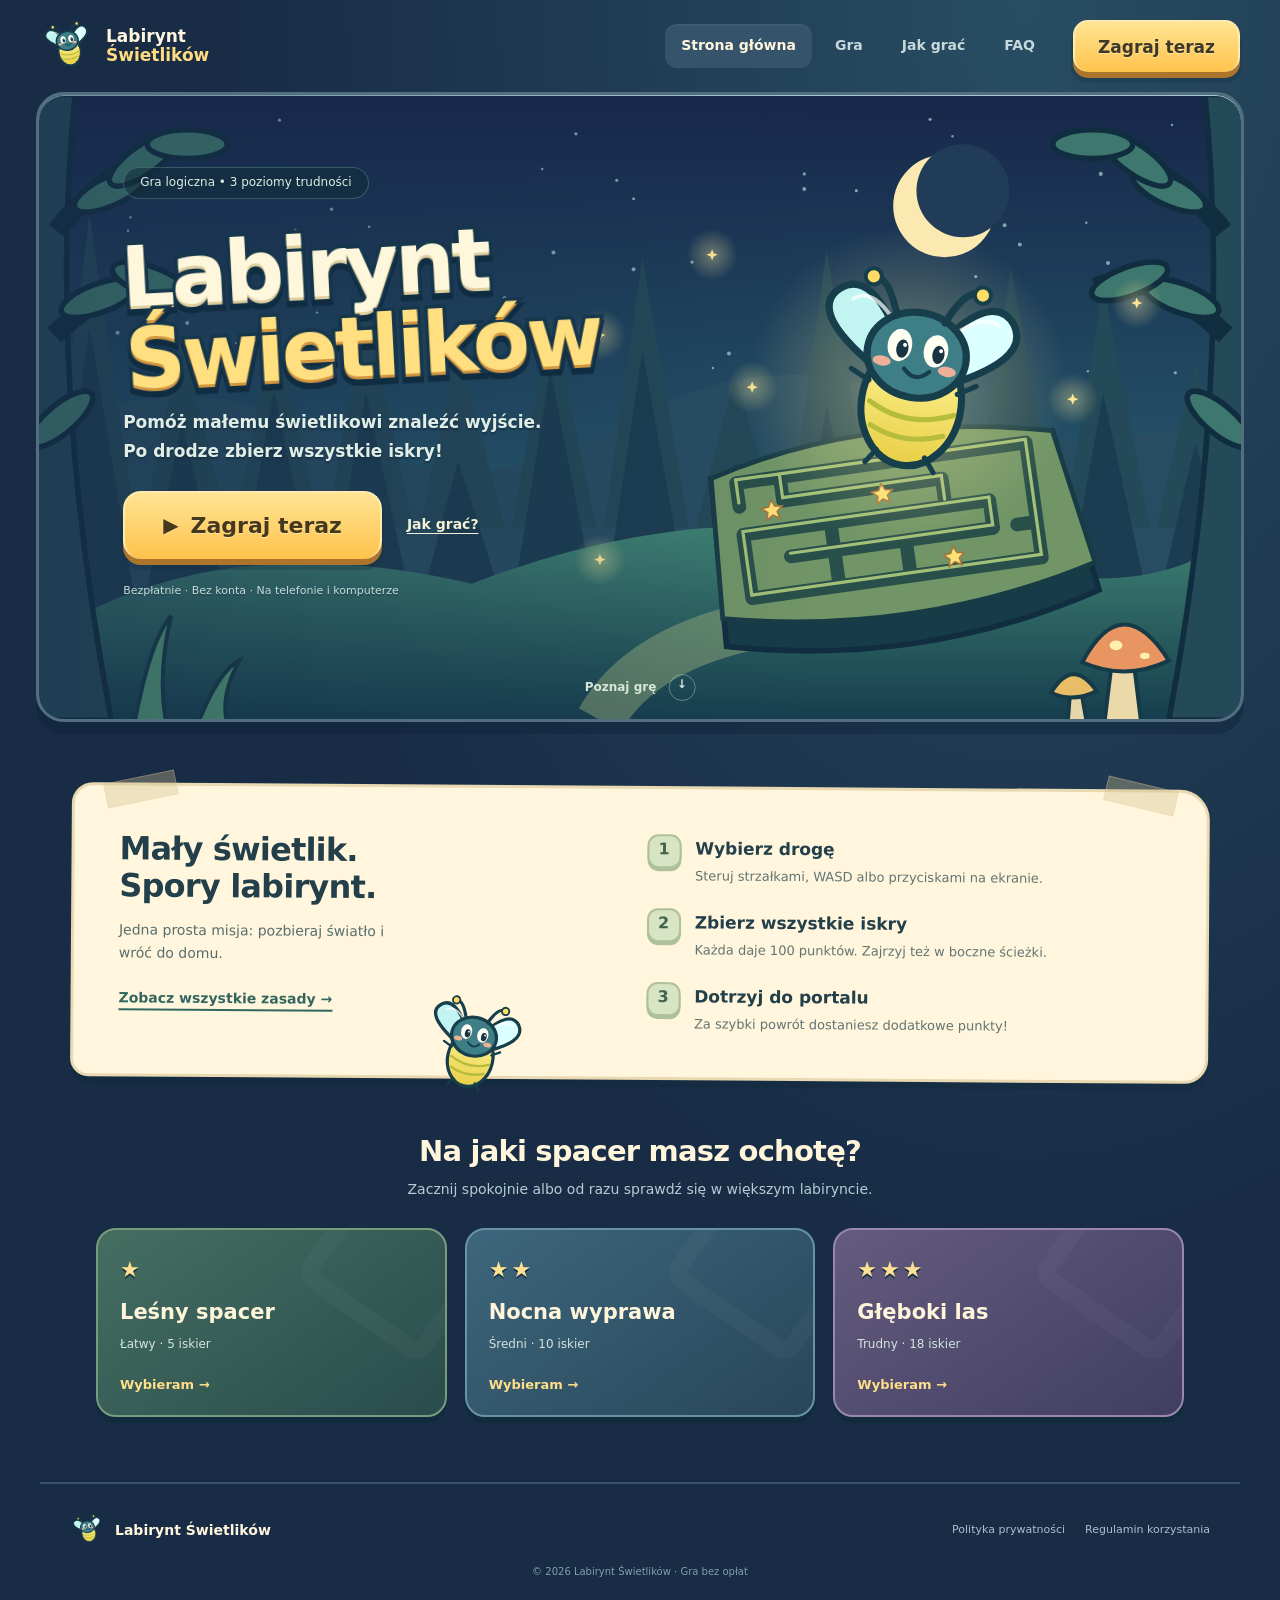
<file: index.html>
<!doctype html><html lang="pl"><head><meta charset="utf-8"><meta name="viewport" content="width=device-width,initial-scale=1"><meta name="description" content="Zbieraj światło, odkrywaj labirynt i znajdź wyjście. Bezpłatna gra w przeglądarce."><meta name="theme-color" content="#182c46"><title>Strona główna — Labirynt Świetlików</title><link rel="icon" href="/assets/icon.svg" type="image/svg+xml"><link rel="stylesheet" href="/assets/style.css?v=2"><script src="/assets/site.js" defer></script></head><body><a class="skip" href="#main">Przejdź do treści</a><header><a class="brand" href="/"><img src="/assets/firefly.svg" alt=""><span>Labirynt<br><b>Świetlików</b></span></a><button class="menu" aria-expanded="false" aria-controls="nav">Menu ☰</button><nav id="nav"><a href="/" aria-current="page">Strona główna</a><a href="/gra/" >Gra</a><a href="/jak-grac/" >Jak grać</a><a href="/faq/" >FAQ</a><a class="button small" href="/gra/">Zagraj teraz</a></nav></header><main id="main" class="home"><section class="hero"><div class="hero-copy"><p class="game-tag">Gra logiczna • 3 poziomy trudności</p><h1><span>Labirynt</span><br><em>Świetlików</em></h1><p class="lead">Pomóż małemu świetlikowi znaleźć wyjście.<br>Po drodze zbierz wszystkie iskry!</p><div class="actions"><a class="button play-button" href="/gra/"><span aria-hidden="true">▶</span> Zagraj teraz</a><a class="how-link" href="/jak-grac/">Jak grać?</a></div><p class="game-note">Bezpłatnie · Bez konta · Na telefonie i komputerze</p></div><div class="hero-art" aria-hidden="true"></div><a class="hero-scroll" href="#jak-grac">Poznaj grę <span>↓</span></a></section><section id="jak-grac" class="rulebook"><img class="rulebook-bug" src="/assets/firefly.svg" alt="Uśmiechnięty świetlik"><div class="rulebook-title"><h2>Mały świetlik.<br>Spory labirynt.</h2><p>Jedna prosta misja: pozbieraj światło i wróć do domu.</p><a href="/jak-grac/" class="textlink">Zobacz wszystkie zasady →</a></div><ol class="steps"><li><b>Wybierz drogę</b><p>Steruj strzałkami, WASD albo przyciskami na ekranie.</p></li><li><b>Zbierz wszystkie iskry</b><p>Każda daje 100 punktów. Zajrzyj też w boczne ścieżki.</p></li><li><b>Dotrzyj do portalu</b><p>Za szybki powrót dostaniesz dodatkowe punkty!</p></li></ol></section><section class="trail-section"><div class="trail-heading"><h2>Na jaki spacer masz ochotę?</h2><p>Zacznij spokojnie albo od razu sprawdź się w większym labiryncie.</p></div><div class="trails"><a class="trail easy" href="/gra/?poziom=easy"><span class="trail-stars" aria-label="Jeden stopień trudności">★</span><h3>Leśny spacer</h3><span>Łatwy · 5 iskier</span><b>Wybieram →</b></a><a class="trail medium" href="/gra/?poziom=medium"><span class="trail-stars" aria-label="Dwa stopnie trudności">★★</span><h3>Nocna wyprawa</h3><span>Średni · 10 iskier</span><b>Wybieram →</b></a><a class="trail hard" href="/gra/?poziom=hard"><span class="trail-stars" aria-label="Trzy stopnie trudności">★★★</span><h3>Głęboki las</h3><span>Trudny · 18 iskier</span><b>Wybieram →</b></a></div></section></main><footer><a class="brand" href="/"><img src="/assets/firefly.svg" alt="">Labirynt Świetlików</a><p>Zbierz iskry. Znajdź wyjście. Pobij swój rekord.</p><div><a href="/polityka-prywatnosci/">Polityka prywatności</a><a href="/regulamin/">Regulamin korzystania</a></div><small>© 2026 Labirynt Świetlików · Gra bez opłat</small></footer></body></html>
</file>
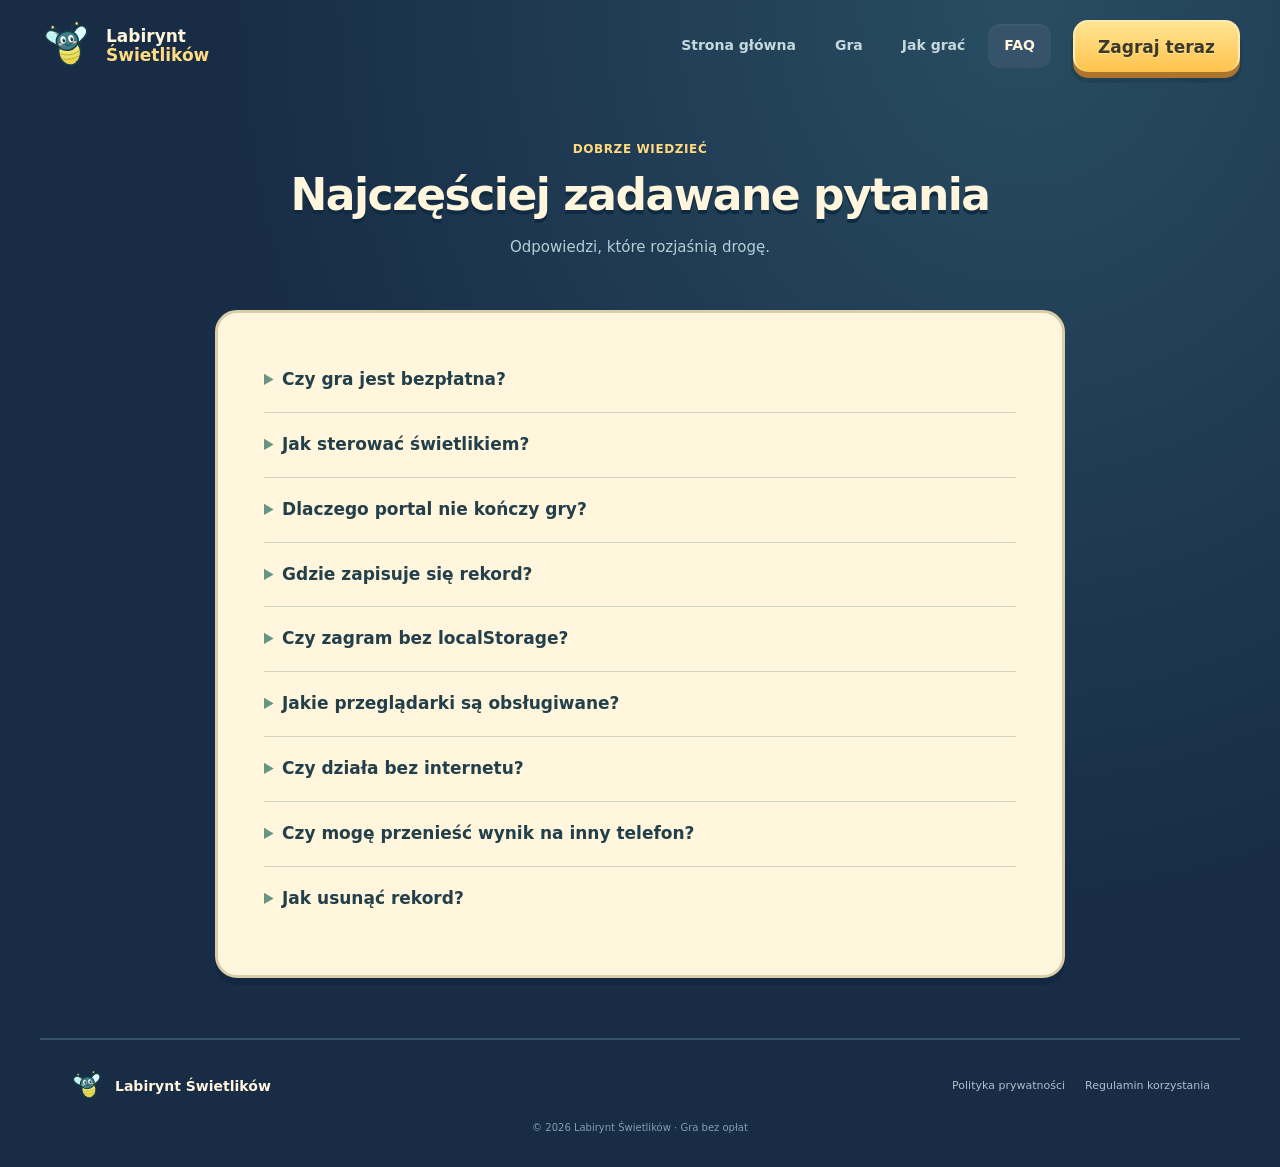
<file: faq/index.html>
<!doctype html><html lang="pl"><head><meta charset="utf-8"><meta name="viewport" content="width=device-width,initial-scale=1"><meta name="description" content="Zbieraj światło, odkrywaj labirynt i znajdź wyjście. Bezpłatna gra w przeglądarce."><meta name="theme-color" content="#182c46"><title>Najczęściej zadawane pytania — Labirynt Świetlików</title><link rel="icon" href="/assets/icon.svg" type="image/svg+xml"><link rel="stylesheet" href="/assets/style.css?v=2"><script src="/assets/site.js" defer></script></head><body><a class="skip" href="#main">Przejdź do treści</a><header><a class="brand" href="/"><img src="/assets/firefly.svg" alt=""><span>Labirynt<br><b>Świetlików</b></span></a><button class="menu" aria-expanded="false" aria-controls="nav">Menu ☰</button><nav id="nav"><a href="/" >Strona główna</a><a href="/gra/" >Gra</a><a href="/jak-grac/" >Jak grać</a><a href="/faq/" aria-current="page">FAQ</a><a class="button small" href="/gra/">Zagraj teraz</a></nav></header><main id="main"><section class="page-intro"><p class="eyebrow">DOBRZE WIEDZIEĆ</p><h1>Najczęściej zadawane pytania</h1><p>Odpowiedzi, które rozjaśnią drogę.</p></section><section class="prose faq"><details><summary>Czy gra jest bezpłatna?</summary><p>Tak. Nie ma płatności, konta, reklam ani instalacji.</p></details><details><summary>Jak sterować świetlikiem?</summary><p>Na komputerze użyj strzałek lub WASD. Na telefonie dotykaj przycisków kierunkowych. P lub Escape przełącza pauzę.</p></details><details><summary>Dlaczego portal nie kończy gry?</summary><p>Najpierw zbierz wszystkie iskry. Licznik nad planszą pokazuje postęp.</p></details><details><summary>Gdzie zapisuje się rekord?</summary><p>W localStorage tej przeglądarki, osobno dla trzech poziomów. Nie jest wysyłany na serwer. Usunięcie danych witryny usuwa rekord; tryb prywatny może nie zachować go po zamknięciu.</p></details><details><summary>Czy zagram bez localStorage?</summary><p>Tak. Gdy zapis jest zablokowany, gra działa, ale rekord pozostaje jedynie w pamięci bieżącej strony. Zobaczysz komunikat o ograniczeniu zapisu.</p></details><details><summary>Jakie przeglądarki są obsługiwane?</summary><p>Aktualne wersje Chrome, Firefox, Safari i Edge z JavaScript oraz Canvas 2D. Rozmiar planszy dopasowuje się do telefonu i komputera.</p></details><details><summary>Czy działa bez internetu?</summary><p>Po załadowaniu strony rozgrywka nie wymaga sieci. Ponowne otwarcie strony wymaga dostępu do hostingu lub lokalnego serwera; nie jest to aplikacja z instalacją offline.</p></details><details><summary>Czy mogę przenieść wynik na inny telefon?</summary><p>Nie. Projekt nie ma synchronizacji ani eksportu wyników.</p></details><details><summary>Jak usunąć rekord?</summary><p>Użyj przycisku usuwania rekordów w polityce prywatności albo wyczyść dane tej witryny w ustawieniach przeglądarki.</p></details></section></main><footer><a class="brand" href="/"><img src="/assets/firefly.svg" alt="">Labirynt Świetlików</a><p>Zbierz iskry. Znajdź wyjście. Pobij swój rekord.</p><div><a href="/polityka-prywatnosci/">Polityka prywatności</a><a href="/regulamin/">Regulamin korzystania</a></div><small>© 2026 Labirynt Świetlików · Gra bez opłat</small></footer></body></html>
</file>
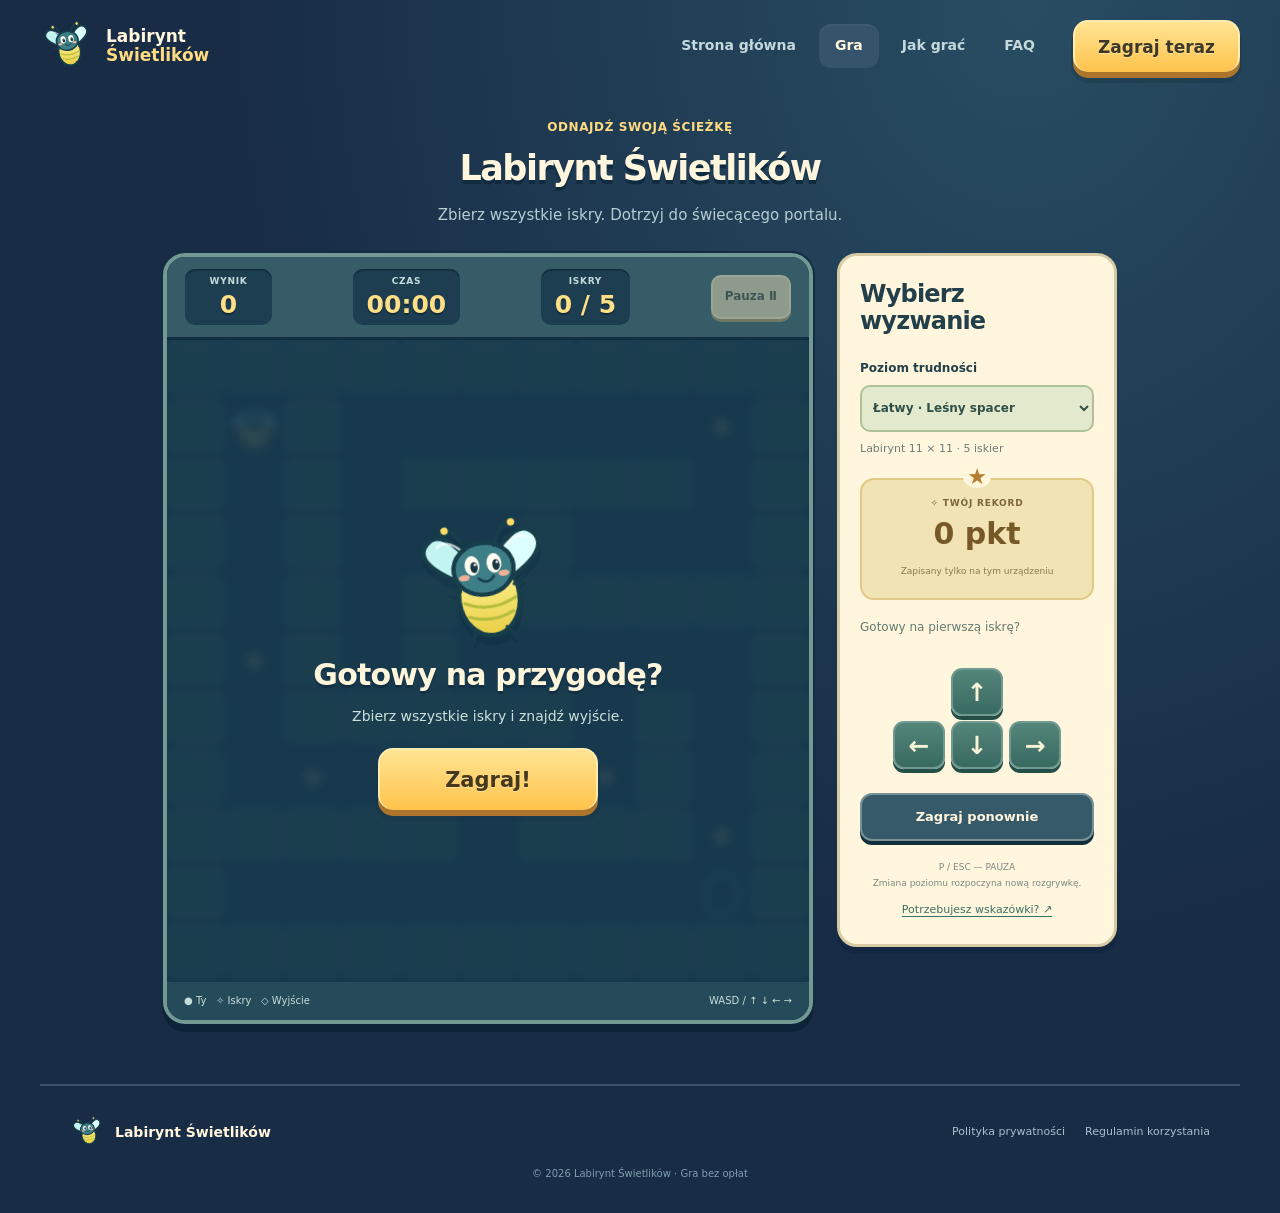
<file: gra/index.html>
<!doctype html><html lang="pl"><head><meta charset="utf-8"><meta name="viewport" content="width=device-width,initial-scale=1"><meta name="description" content="Zbieraj światło, odkrywaj labirynt i znajdź wyjście. Bezpłatna gra w przeglądarce."><meta name="theme-color" content="#182c46"><title>Gra — Labirynt Świetlików</title><link rel="icon" href="/assets/icon.svg" type="image/svg+xml"><link rel="stylesheet" href="/assets/style.css?v=2"><script src="/assets/site.js" defer></script></head><body><a class="skip" href="#main">Przejdź do treści</a><header><a class="brand" href="/"><img src="/assets/firefly.svg" alt=""><span>Labirynt<br><b>Świetlików</b></span></a><button class="menu" aria-expanded="false" aria-controls="nav">Menu ☰</button><nav id="nav"><a href="/" >Strona główna</a><a href="/gra/" aria-current="page">Gra</a><a href="/jak-grac/" >Jak grać</a><a href="/faq/" >FAQ</a><a class="button small" href="/gra/">Zagraj teraz</a></nav></header><main id="main"><section class="page-intro compact"><p class="eyebrow">ODNAJDŹ SWOJĄ ŚCIEŻKĘ</p><h1>Labirynt Świetlików</h1><p>Zbierz wszystkie iskry. Dotrzyj do świecącego portalu.</p></section><section class="game-layout"><div class="game-panel"><div class="stats"><div>WYNIK<strong id="score">0</strong></div><div>CZAS<strong id="time">00:00</strong></div><div>ISKRY<strong id="sparks">0 / 0</strong></div><button id="pause" disabled>Pauza Ⅱ</button></div><div class="board-wrap"><canvas id="board" width="700" height="700" tabindex="0" aria-label="Labirynt. Steruj strzałkami lub klawiszami WASD."></canvas><div id="overlay" class="overlay"><img class="overlay-bug" src="/assets/firefly.svg" alt=""><h2 id="overlay-title">Gotowy na przygodę?</h2><p id="overlay-text">Zbierz wszystkie iskry i znajdź wyjście.</p><button class="button" id="start">Zagraj!</button></div></div><div class="game-bottom"><span>● Ty &nbsp; ✧ Iskry &nbsp; ◇ Wyjście</span><span>WASD / ↑ ↓ ← →</span></div></div><aside class="game-side"><h2>Wybierz wyzwanie</h2><label for="difficulty">Poziom trudności</label><select id="difficulty"><option value="easy">Łatwy · Leśny spacer</option><option value="medium">Średni · Nocna wyprawa</option><option value="hard">Trudny · Głęboki las</option></select><p id="difficulty-info">Labirynt 11 × 11 · 5 iskier</p><div class="record"><span>✧ TWÓJ REKORD</span><strong id="best">0 pkt</strong><small>Zapisany tylko na tym urządzeniu</small></div><p id="status" role="status" aria-live="polite">Gotowy na pierwszą iskrę?</p><div class="dpad" aria-label="Sterowanie dotykowe"><button data-move="up" aria-label="W górę">↑</button><div><button data-move="left" aria-label="W lewo">←</button><button data-move="down" aria-label="W dół">↓</button><button data-move="right" aria-label="W prawo">→</button></div></div><button class="secondary" id="restart">Zagraj ponownie</button><p class="fine">P / ESC — PAUZA<br>Zmiana poziomu rozpoczyna nową rozgrywkę.</p><a href="/jak-grac/">Potrzebujesz wskazówki? ↗</a></aside></section><script src="/assets/game.js?v=2" defer></script></main><footer><a class="brand" href="/"><img src="/assets/firefly.svg" alt="">Labirynt Świetlików</a><p>Zbierz iskry. Znajdź wyjście. Pobij swój rekord.</p><div><a href="/polityka-prywatnosci/">Polityka prywatności</a><a href="/regulamin/">Regulamin korzystania</a></div><small>© 2026 Labirynt Świetlików · Gra bez opłat</small></footer></body></html>
</file>
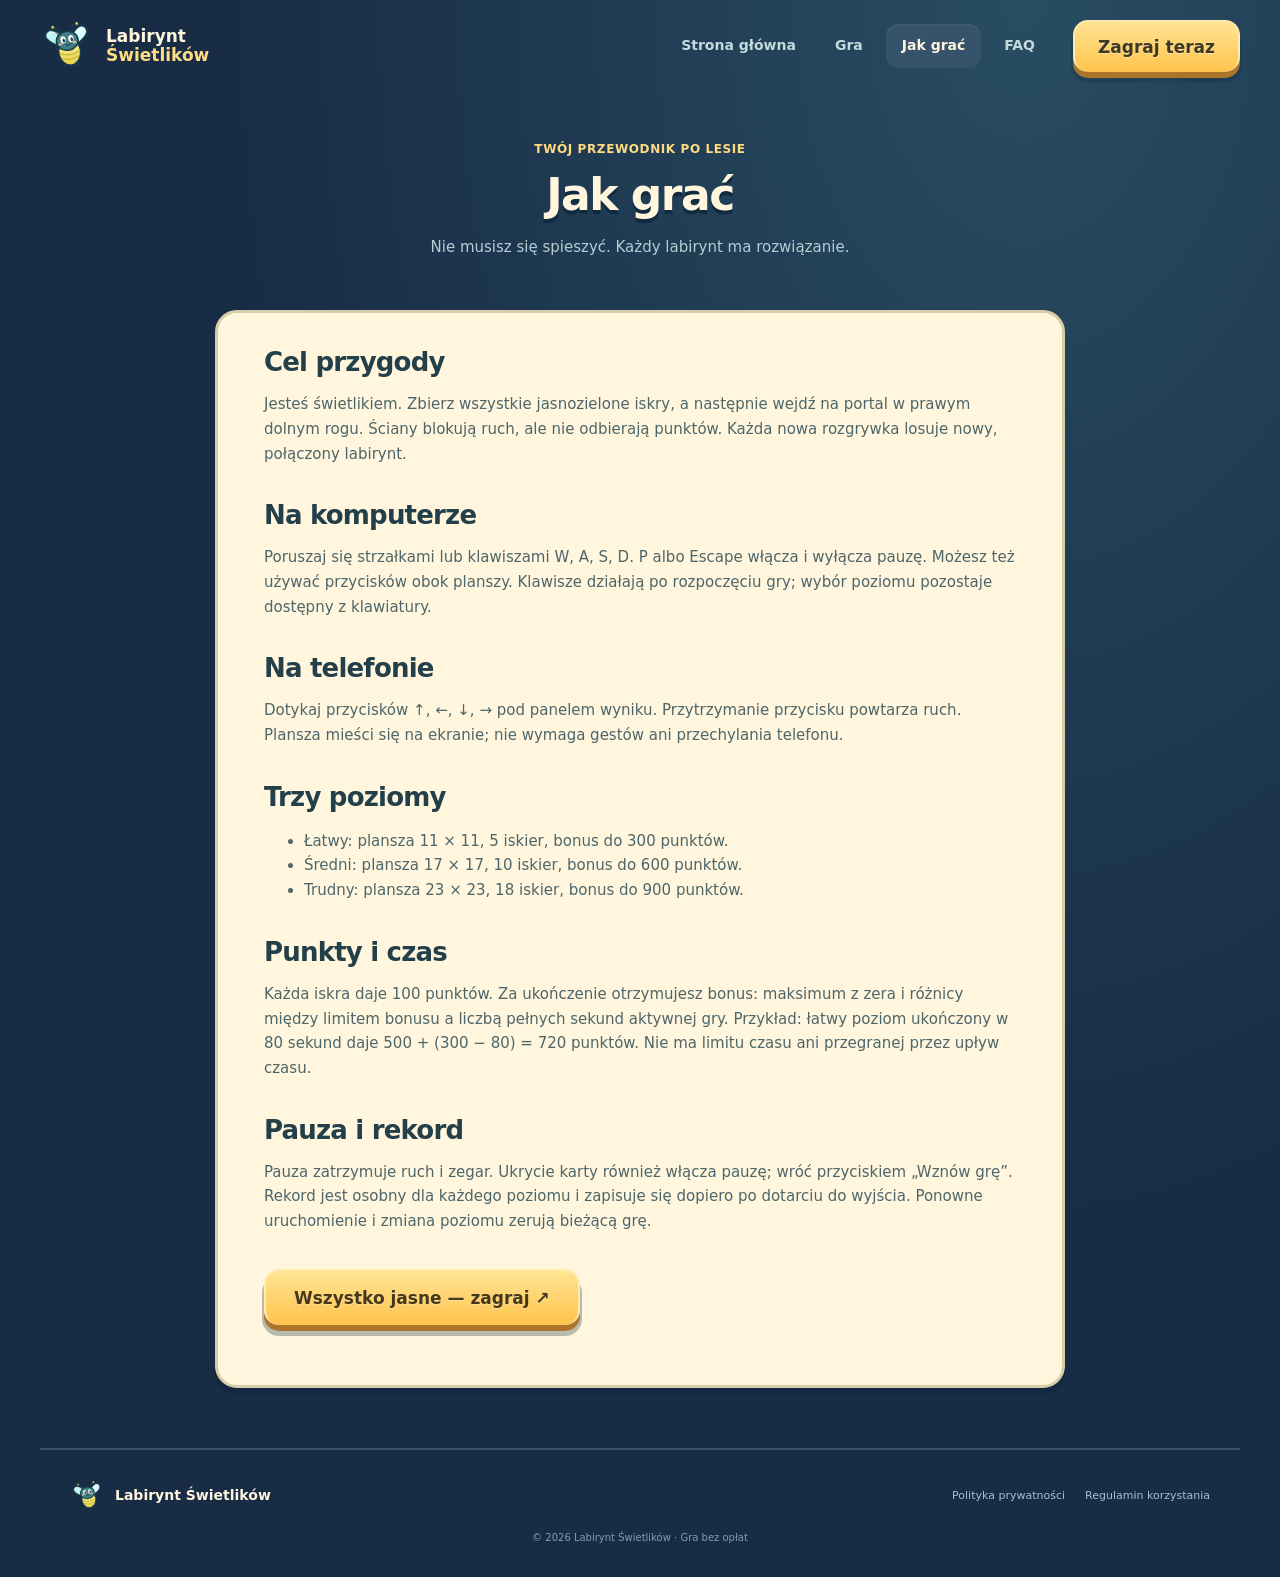
<file: jak-grac/index.html>
<!doctype html><html lang="pl"><head><meta charset="utf-8"><meta name="viewport" content="width=device-width,initial-scale=1"><meta name="description" content="Zbieraj światło, odkrywaj labirynt i znajdź wyjście. Bezpłatna gra w przeglądarce."><meta name="theme-color" content="#182c46"><title>Jak grać — Labirynt Świetlików</title><link rel="icon" href="/assets/icon.svg" type="image/svg+xml"><link rel="stylesheet" href="/assets/style.css?v=2"><script src="/assets/site.js" defer></script></head><body><a class="skip" href="#main">Przejdź do treści</a><header><a class="brand" href="/"><img src="/assets/firefly.svg" alt=""><span>Labirynt<br><b>Świetlików</b></span></a><button class="menu" aria-expanded="false" aria-controls="nav">Menu ☰</button><nav id="nav"><a href="/" >Strona główna</a><a href="/gra/" >Gra</a><a href="/jak-grac/" aria-current="page">Jak grać</a><a href="/faq/" >FAQ</a><a class="button small" href="/gra/">Zagraj teraz</a></nav></header><main id="main"><section class="page-intro"><p class="eyebrow">TWÓJ PRZEWODNIK PO LESIE</p><h1>Jak grać</h1><p>Nie musisz się spieszyć. Każdy labirynt ma rozwiązanie.</p></section><section class="prose"><h2>Cel przygody</h2><p>Jesteś świetlikiem. Zbierz wszystkie jasnozielone iskry, a następnie wejdź na portal w prawym dolnym rogu. Ściany blokują ruch, ale nie odbierają punktów. Każda nowa rozgrywka losuje nowy, połączony labirynt.</p><h2>Na komputerze</h2><p>Poruszaj się strzałkami lub klawiszami W, A, S, D. P albo Escape włącza i wyłącza pauzę. Możesz też używać przycisków obok planszy. Klawisze działają po rozpoczęciu gry; wybór poziomu pozostaje dostępny z klawiatury.</p><h2>Na telefonie</h2><p>Dotykaj przycisków ↑, ←, ↓, → pod panelem wyniku. Przytrzymanie przycisku powtarza ruch. Plansza mieści się na ekranie; nie wymaga gestów ani przechylania telefonu.</p><h2>Trzy poziomy</h2><ul><li>Łatwy: plansza 11 × 11, 5 iskier, bonus do 300 punktów.</li><li>Średni: plansza 17 × 17, 10 iskier, bonus do 600 punktów.</li><li>Trudny: plansza 23 × 23, 18 iskier, bonus do 900 punktów.</li></ul><h2>Punkty i czas</h2><p>Każda iskra daje 100 punktów. Za ukończenie otrzymujesz bonus: maksimum z zera i różnicy między limitem bonusu a liczbą pełnych sekund aktywnej gry. Przykład: łatwy poziom ukończony w 80 sekund daje 500 + (300 − 80) = 720 punktów. Nie ma limitu czasu ani przegranej przez upływ czasu.</p><h2>Pauza i rekord</h2><p>Pauza zatrzymuje ruch i zegar. Ukrycie karty również włącza pauzę; wróć przyciskiem „Wznów grę”. Rekord jest osobny dla każdego poziomu i zapisuje się dopiero po dotarciu do wyjścia. Ponowne uruchomienie i zmiana poziomu zerują bieżącą grę.</p><a class="button" href="/gra/">Wszystko jasne — zagraj ↗</a></section></main><footer><a class="brand" href="/"><img src="/assets/firefly.svg" alt="">Labirynt Świetlików</a><p>Zbierz iskry. Znajdź wyjście. Pobij swój rekord.</p><div><a href="/polityka-prywatnosci/">Polityka prywatności</a><a href="/regulamin/">Regulamin korzystania</a></div><small>© 2026 Labirynt Świetlików · Gra bez opłat</small></footer></body></html>
</file>
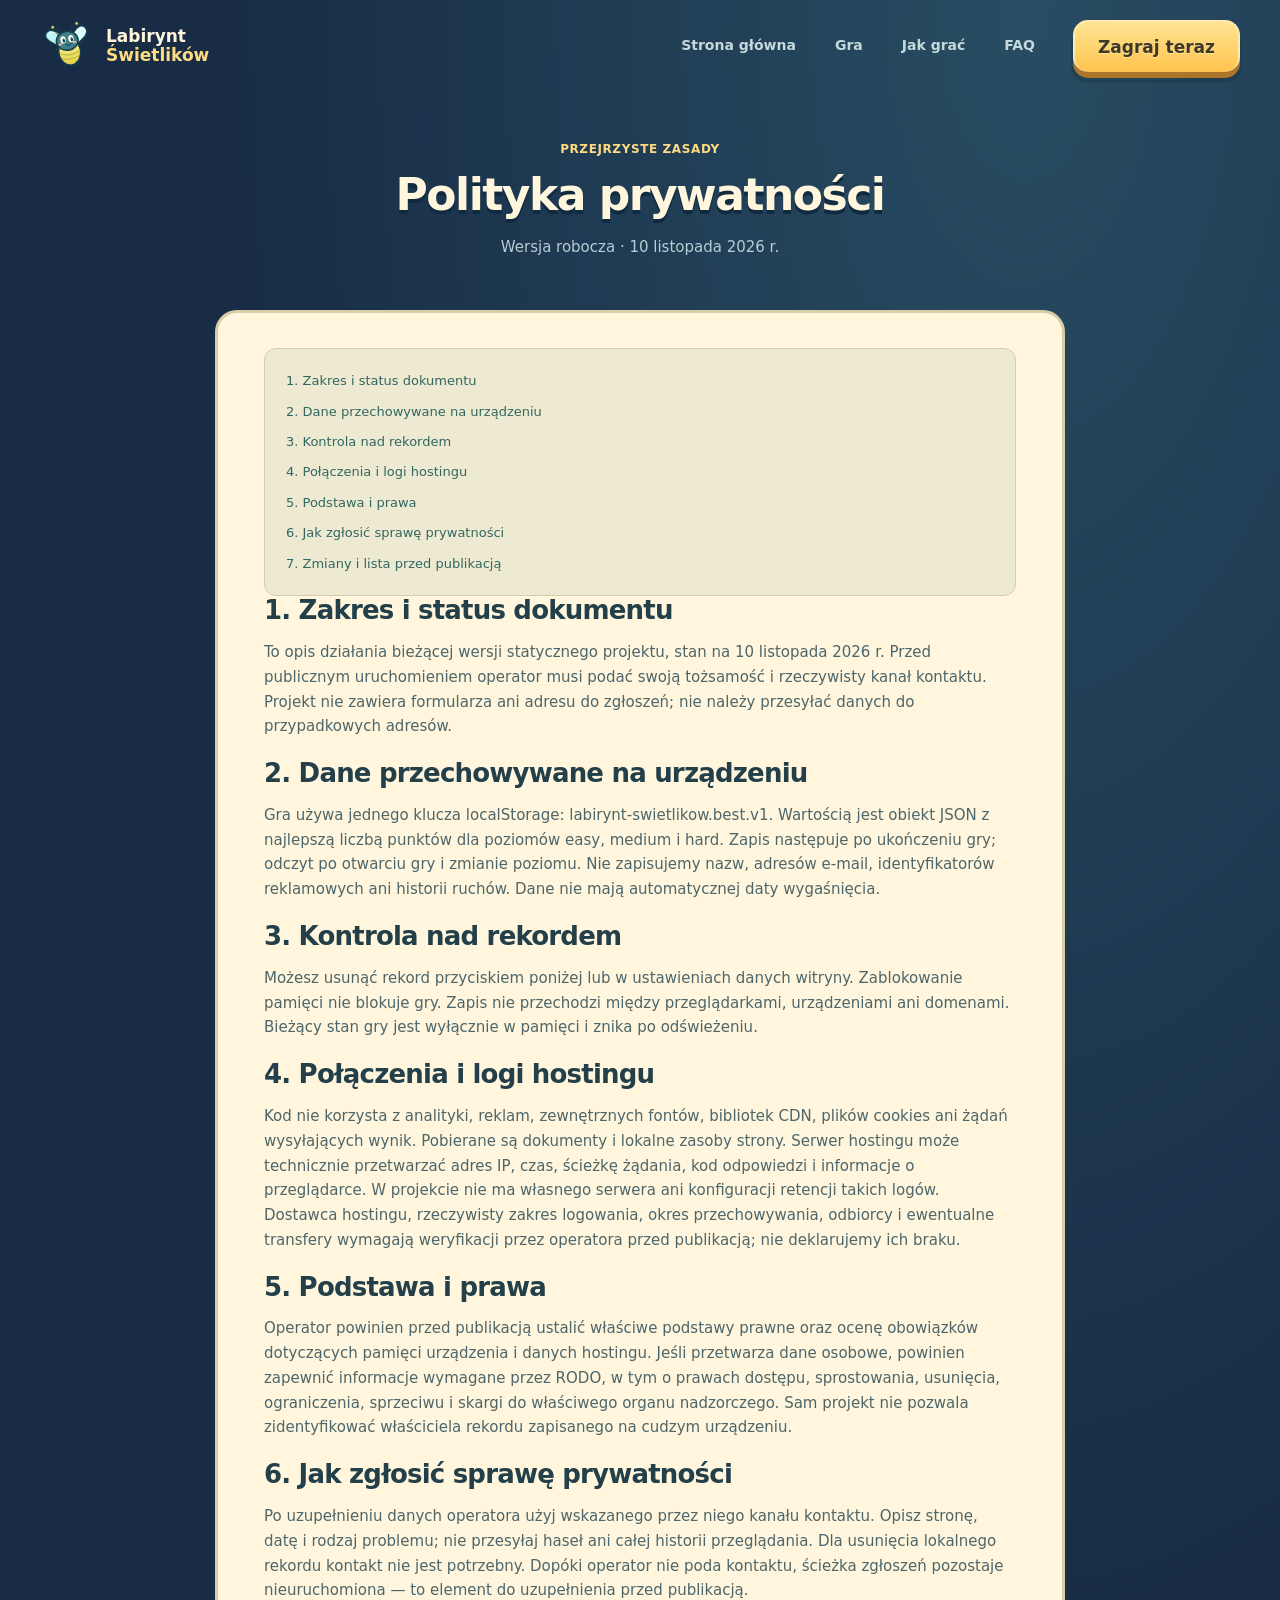
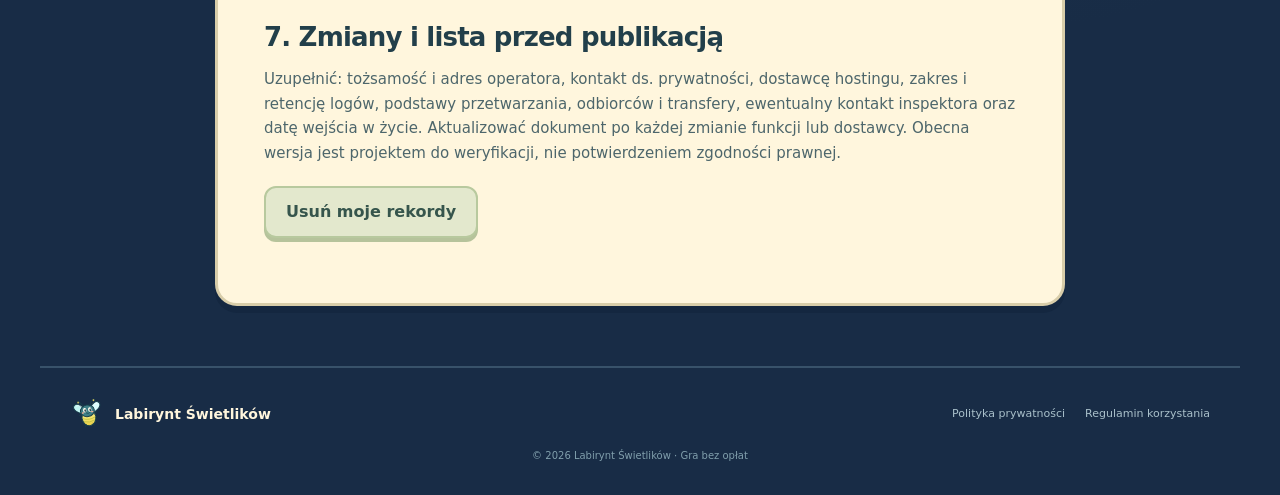
<file: polityka-prywatnosci/index.html>
<!doctype html><html lang="pl"><head><meta charset="utf-8"><meta name="viewport" content="width=device-width,initial-scale=1"><meta name="description" content="Zbieraj światło, odkrywaj labirynt i znajdź wyjście. Bezpłatna gra w przeglądarce."><meta name="theme-color" content="#182c46"><title>Polityka prywatności — Labirynt Świetlików</title><link rel="icon" href="/assets/icon.svg" type="image/svg+xml"><link rel="stylesheet" href="/assets/style.css?v=2"><script src="/assets/site.js" defer></script></head><body><a class="skip" href="#main">Przejdź do treści</a><header><a class="brand" href="/"><img src="/assets/firefly.svg" alt=""><span>Labirynt<br><b>Świetlików</b></span></a><button class="menu" aria-expanded="false" aria-controls="nav">Menu ☰</button><nav id="nav"><a href="/" >Strona główna</a><a href="/gra/" >Gra</a><a href="/jak-grac/" >Jak grać</a><a href="/faq/" >FAQ</a><a class="button small" href="/gra/">Zagraj teraz</a></nav></header><main id="main"><section class="page-intro"><p class="eyebrow">PRZEJRZYSTE ZASADY</p><h1>Polityka prywatności</h1><p>Wersja robocza · 10 listopada 2026 r.</p></section><section class="prose"><nav class="toc" aria-label="Spis treści"><a href="#p0">1. Zakres i status dokumentu</a><a href="#p1">2. Dane przechowywane na urządzeniu</a><a href="#p2">3. Kontrola nad rekordem</a><a href="#p3">4. Połączenia i logi hostingu</a><a href="#p4">5. Podstawa i prawa</a><a href="#p5">6. Jak zgłosić sprawę prywatności</a><a href="#p6">7. Zmiany i lista przed publikacją</a></nav><section id="p0"><h2>1. Zakres i status dokumentu</h2><p>To opis działania bieżącej wersji statycznego projektu, stan na 10 listopada 2026 r. Przed publicznym uruchomieniem operator musi podać swoją tożsamość i rzeczywisty kanał kontaktu. Projekt nie zawiera formularza ani adresu do zgłoszeń; nie należy przesyłać danych do przypadkowych adresów.</p></section><section id="p1"><h2>2. Dane przechowywane na urządzeniu</h2><p>Gra używa jednego klucza localStorage: labirynt-swietlikow.best.v1. Wartością jest obiekt JSON z najlepszą liczbą punktów dla poziomów easy, medium i hard. Zapis następuje po ukończeniu gry; odczyt po otwarciu gry i zmianie poziomu. Nie zapisujemy nazw, adresów e-mail, identyfikatorów reklamowych ani historii ruchów. Dane nie mają automatycznej daty wygaśnięcia.</p></section><section id="p2"><h2>3. Kontrola nad rekordem</h2><p>Możesz usunąć rekord przyciskiem poniżej lub w ustawieniach danych witryny. Zablokowanie pamięci nie blokuje gry. Zapis nie przechodzi między przeglądarkami, urządzeniami ani domenami. Bieżący stan gry jest wyłącznie w pamięci i znika po odświeżeniu.</p></section><section id="p3"><h2>4. Połączenia i logi hostingu</h2><p>Kod nie korzysta z analityki, reklam, zewnętrznych fontów, bibliotek CDN, plików cookies ani żądań wysyłających wynik. Pobierane są dokumenty i lokalne zasoby strony. Serwer hostingu może technicznie przetwarzać adres IP, czas, ścieżkę żądania, kod odpowiedzi i informacje o przeglądarce. W projekcie nie ma własnego serwera ani konfiguracji retencji takich logów. Dostawca hostingu, rzeczywisty zakres logowania, okres przechowywania, odbiorcy i ewentualne transfery wymagają weryfikacji przez operatora przed publikacją; nie deklarujemy ich braku.</p></section><section id="p4"><h2>5. Podstawa i prawa</h2><p>Operator powinien przed publikacją ustalić właściwe podstawy prawne oraz ocenę obowiązków dotyczących pamięci urządzenia i danych hostingu. Jeśli przetwarza dane osobowe, powinien zapewnić informacje wymagane przez RODO, w tym o prawach dostępu, sprostowania, usunięcia, ograniczenia, sprzeciwu i skargi do właściwego organu nadzorczego. Sam projekt nie pozwala zidentyfikować właściciela rekordu zapisanego na cudzym urządzeniu.</p></section><section id="p5"><h2>6. Jak zgłosić sprawę prywatności</h2><p>Po uzupełnieniu danych operatora użyj wskazanego przez niego kanału kontaktu. Opisz stronę, datę i rodzaj problemu; nie przesyłaj haseł ani całej historii przeglądania. Dla usunięcia lokalnego rekordu kontakt nie jest potrzebny. Dopóki operator nie poda kontaktu, ścieżka zgłoszeń pozostaje nieuruchomiona — to element do uzupełnienia przed publikacją.</p></section><section id="p6"><h2>7. Zmiany i lista przed publikacją</h2><p>Uzupełnić: tożsamość i adres operatora, kontakt ds. prywatności, dostawcę hostingu, zakres i retencję logów, podstawy przetwarzania, odbiorców i transfery, ewentualny kontakt inspektora oraz datę wejścia w życie. Aktualizować dokument po każdej zmianie funkcji lub dostawcy. Obecna wersja jest projektem do weryfikacji, nie potwierdzeniem zgodności prawnej.</p></section><button class="secondary" id="clear-records">Usuń moje rekordy</button><p id="clear-status" role="status"></p></section></main><footer><a class="brand" href="/"><img src="/assets/firefly.svg" alt="">Labirynt Świetlików</a><p>Zbierz iskry. Znajdź wyjście. Pobij swój rekord.</p><div><a href="/polityka-prywatnosci/">Polityka prywatności</a><a href="/regulamin/">Regulamin korzystania</a></div><small>© 2026 Labirynt Świetlików · Gra bez opłat</small></footer></body></html>
</file>
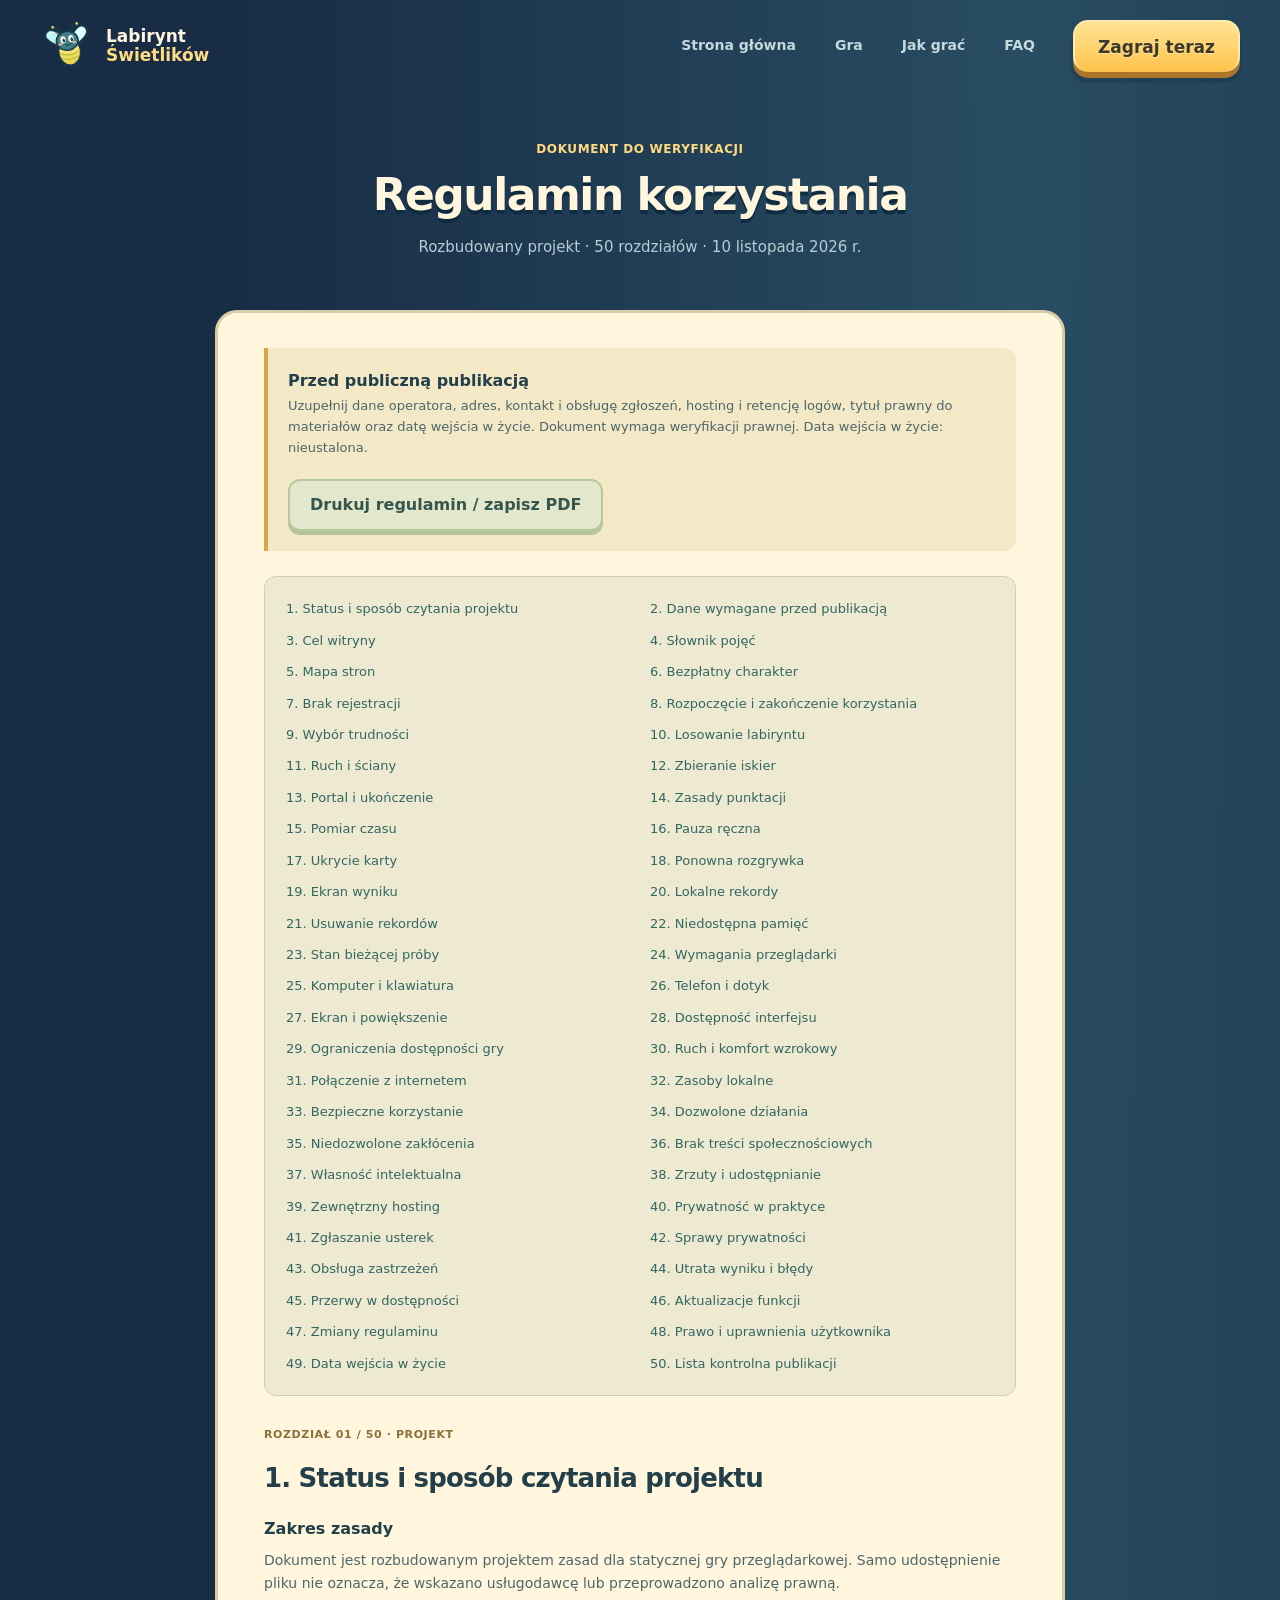
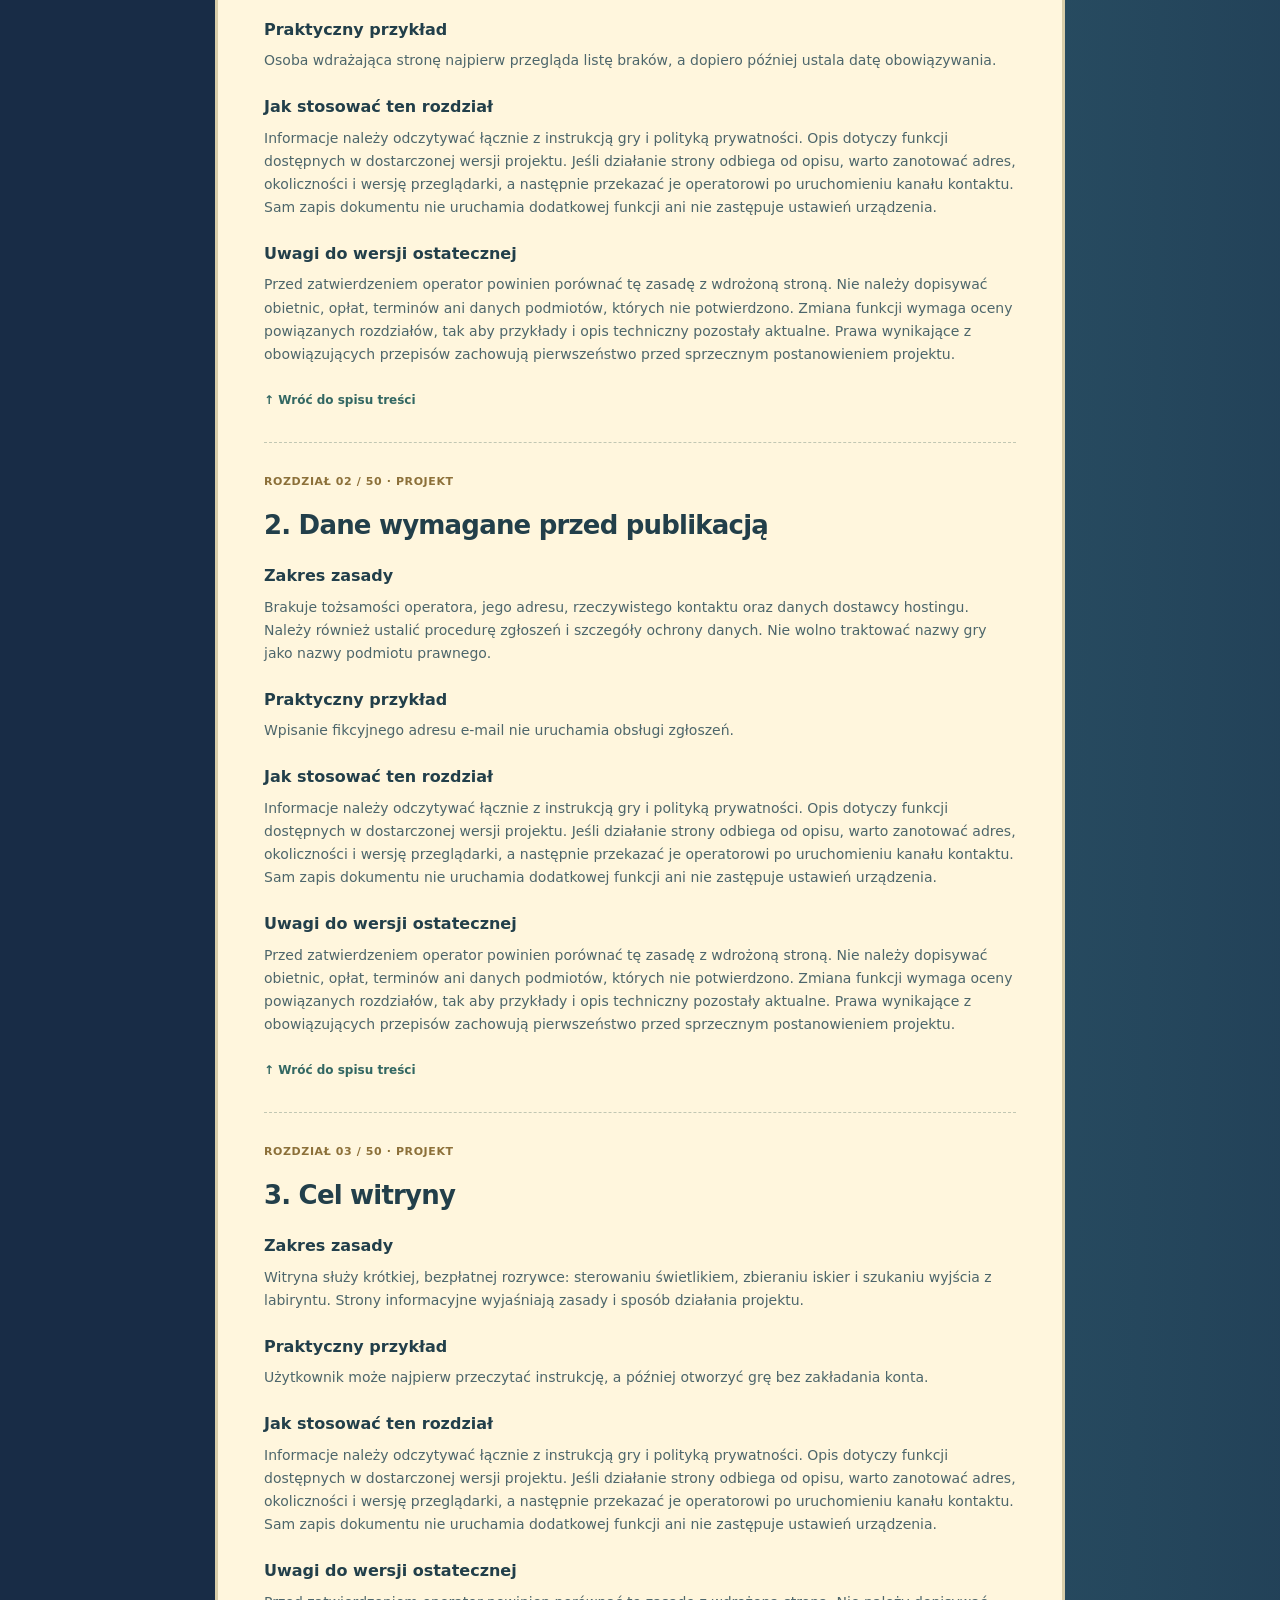
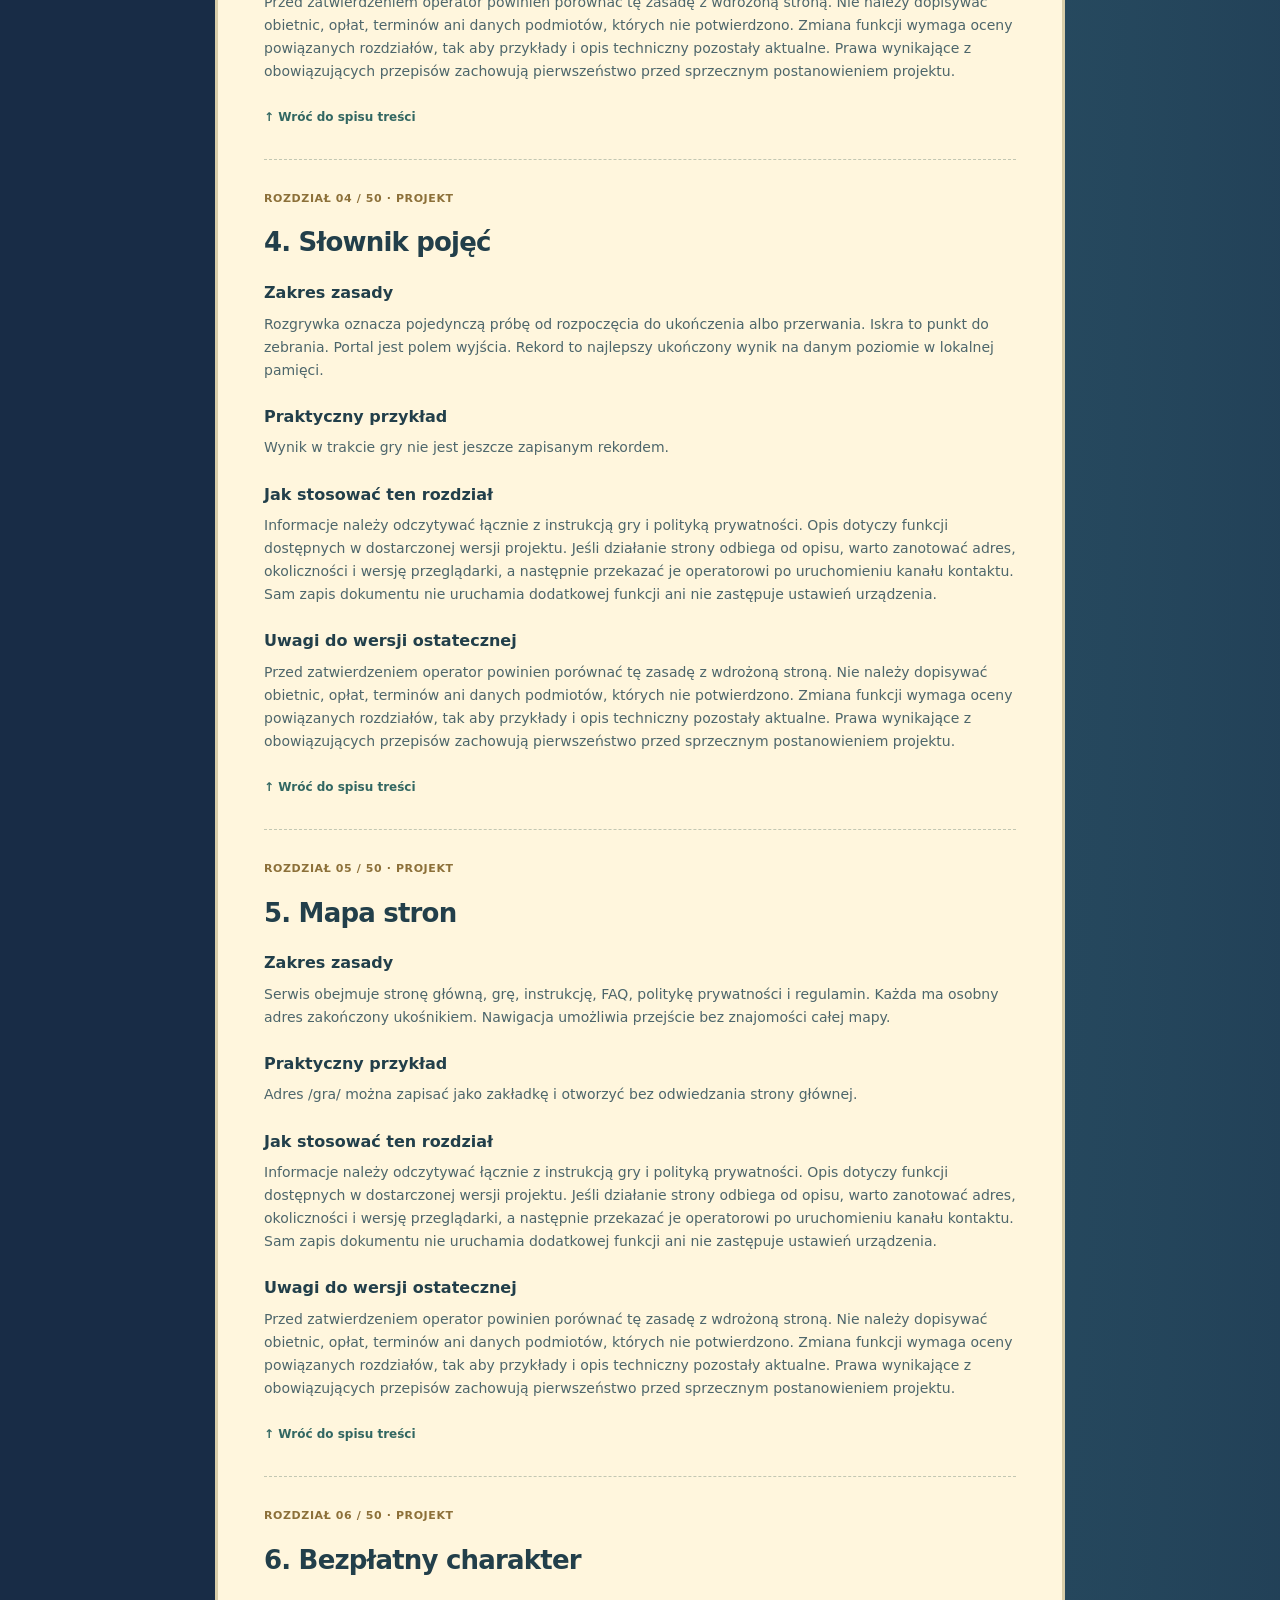
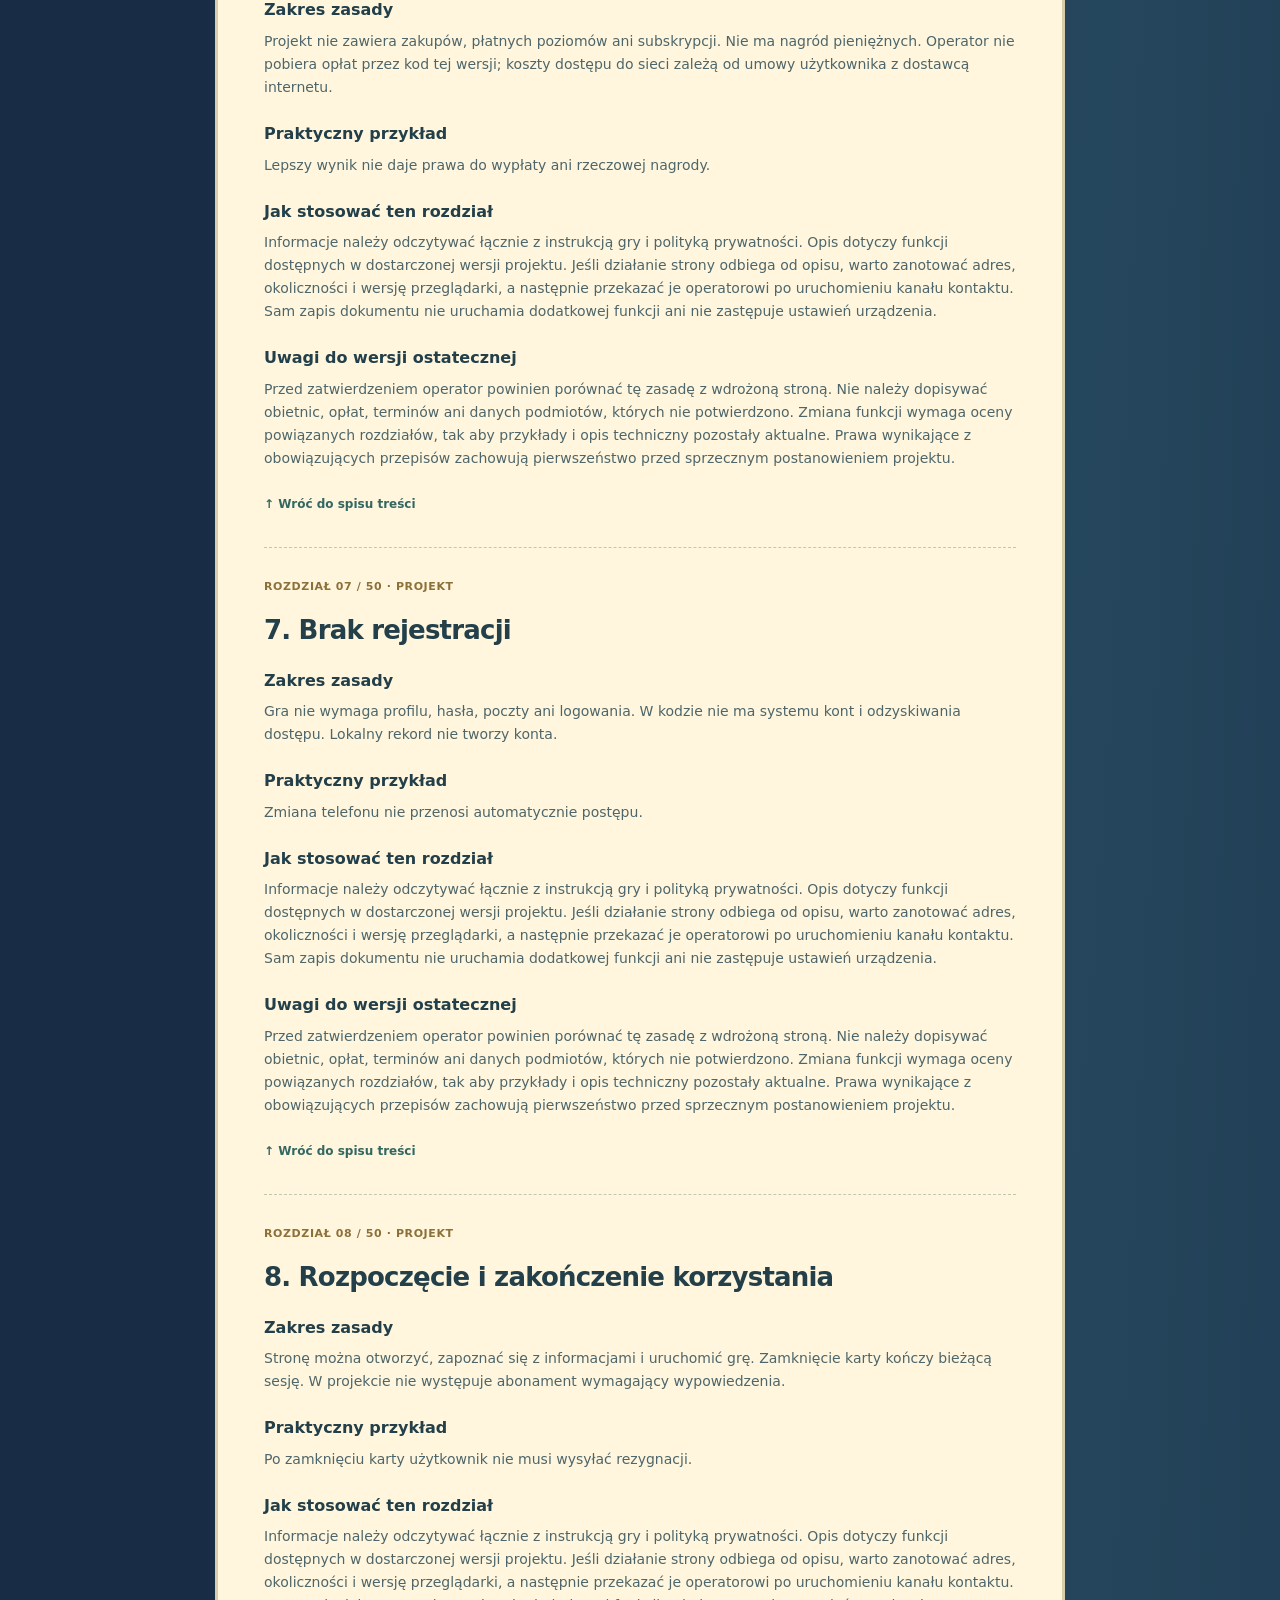
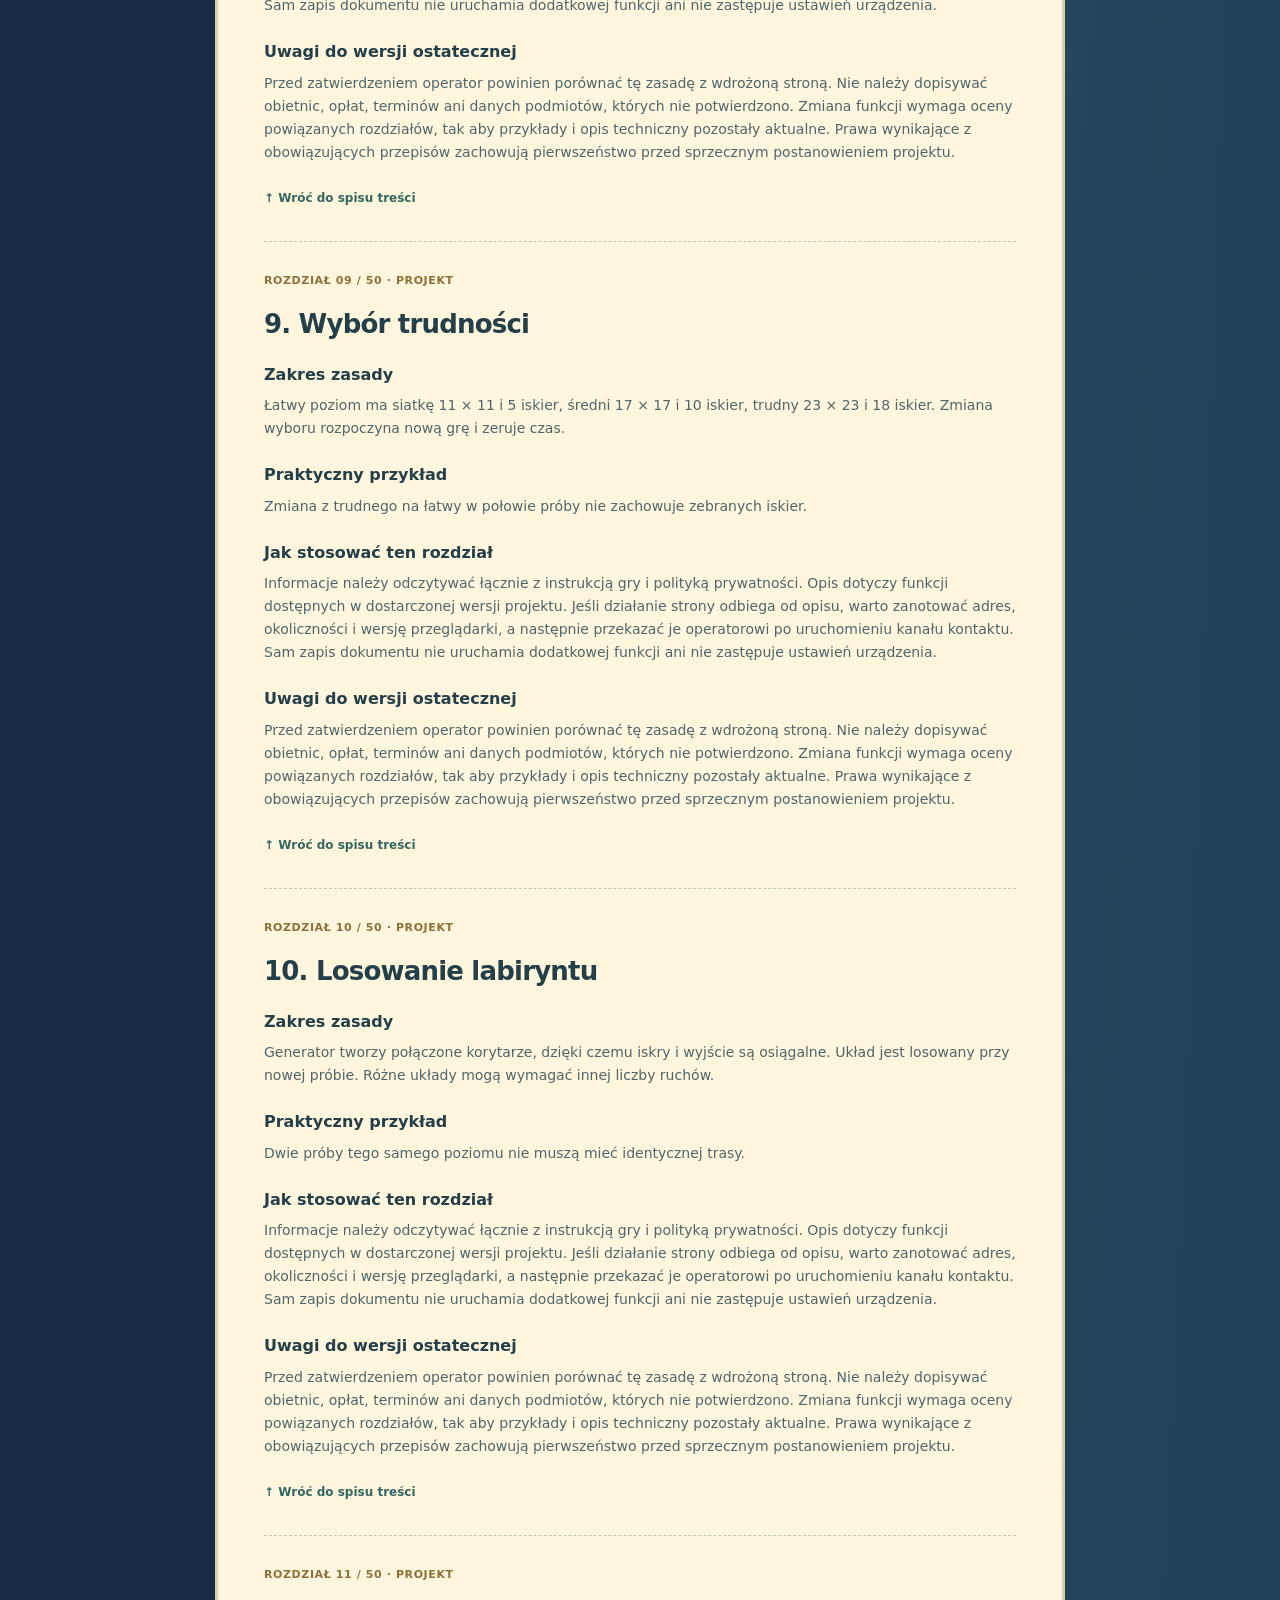
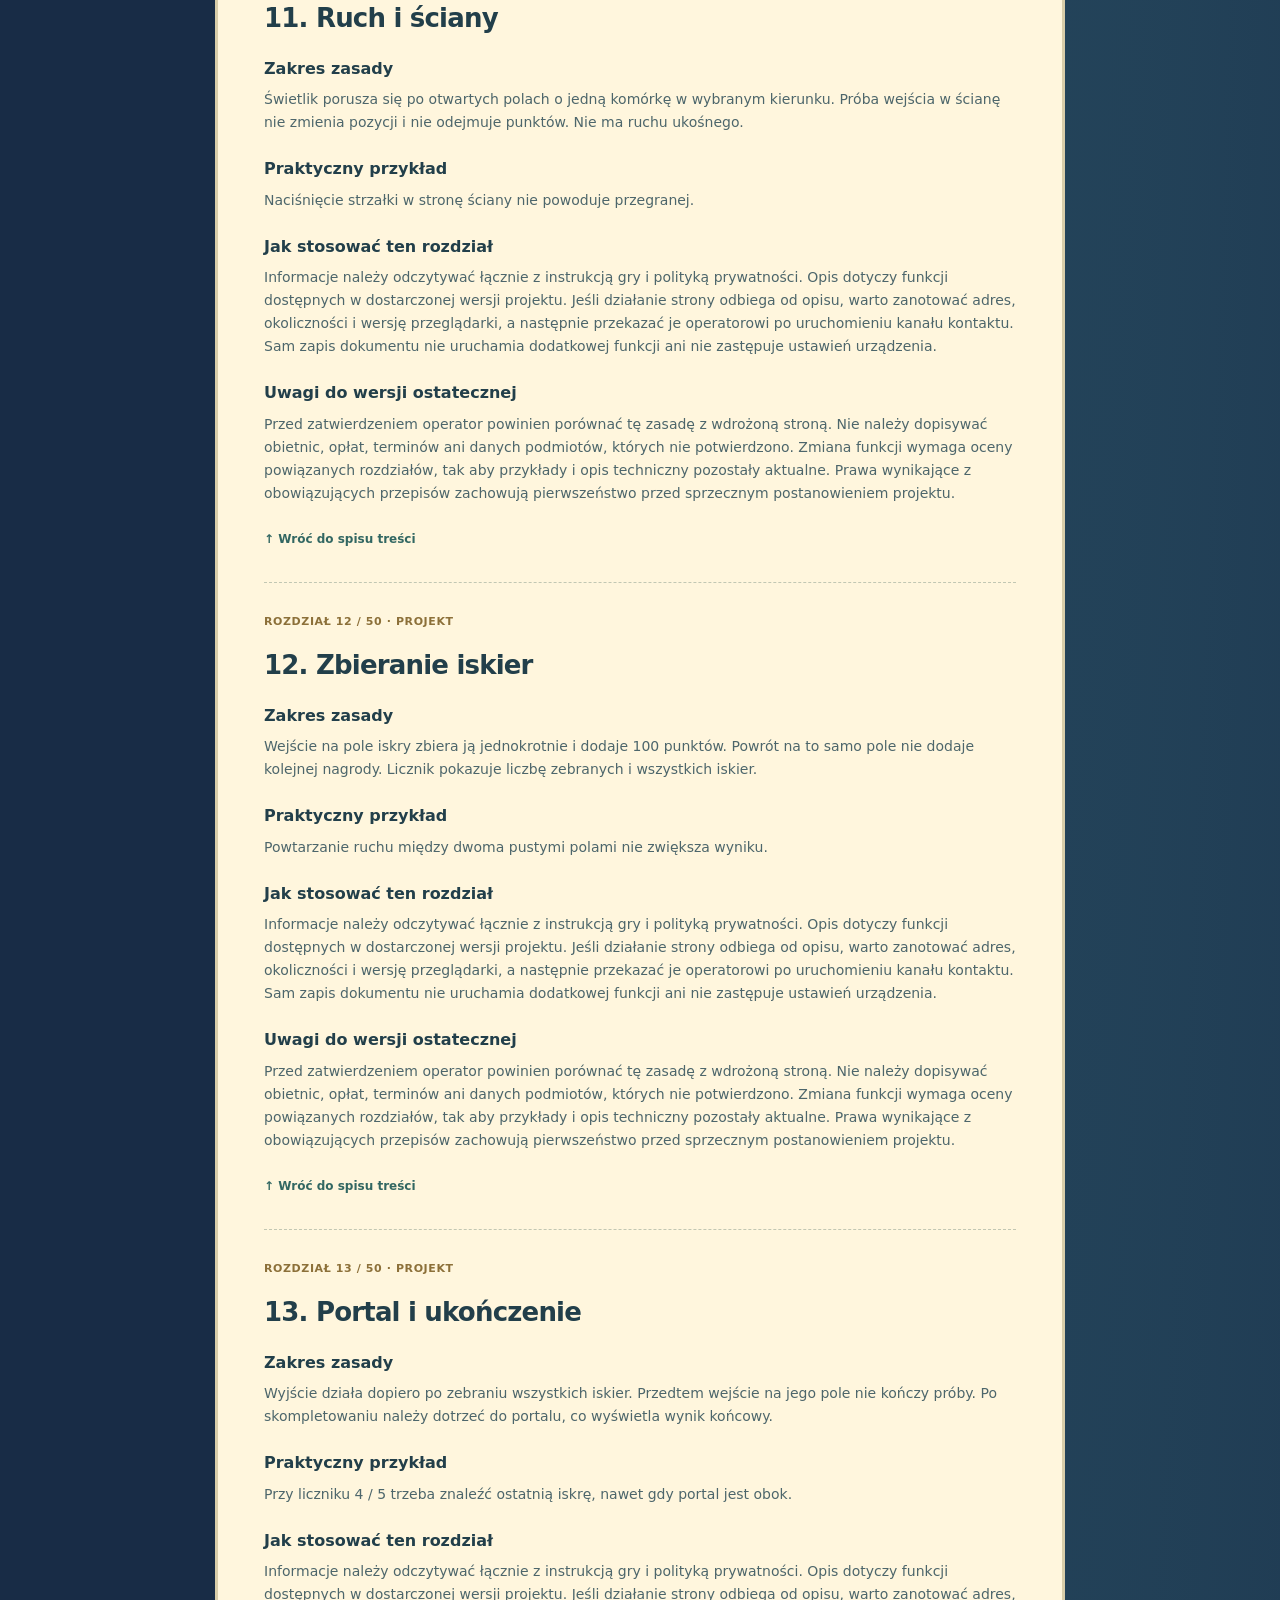
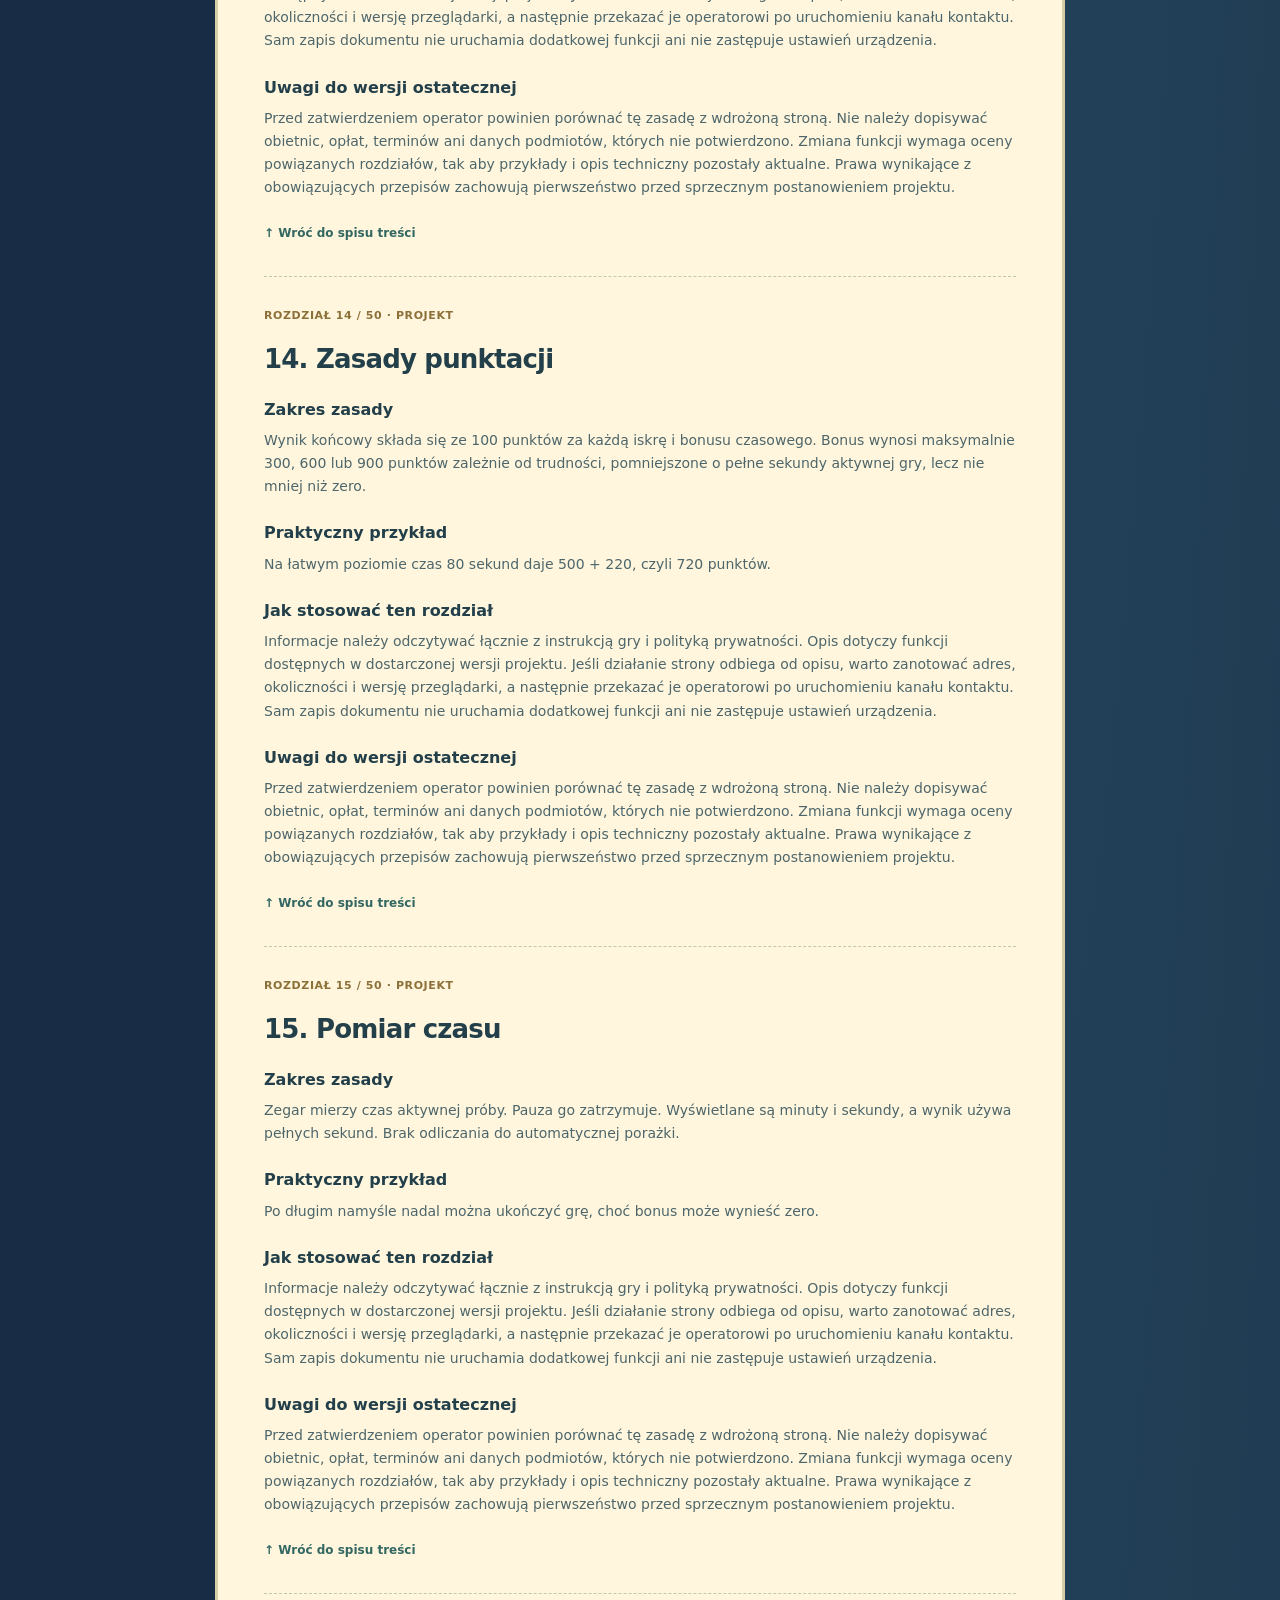
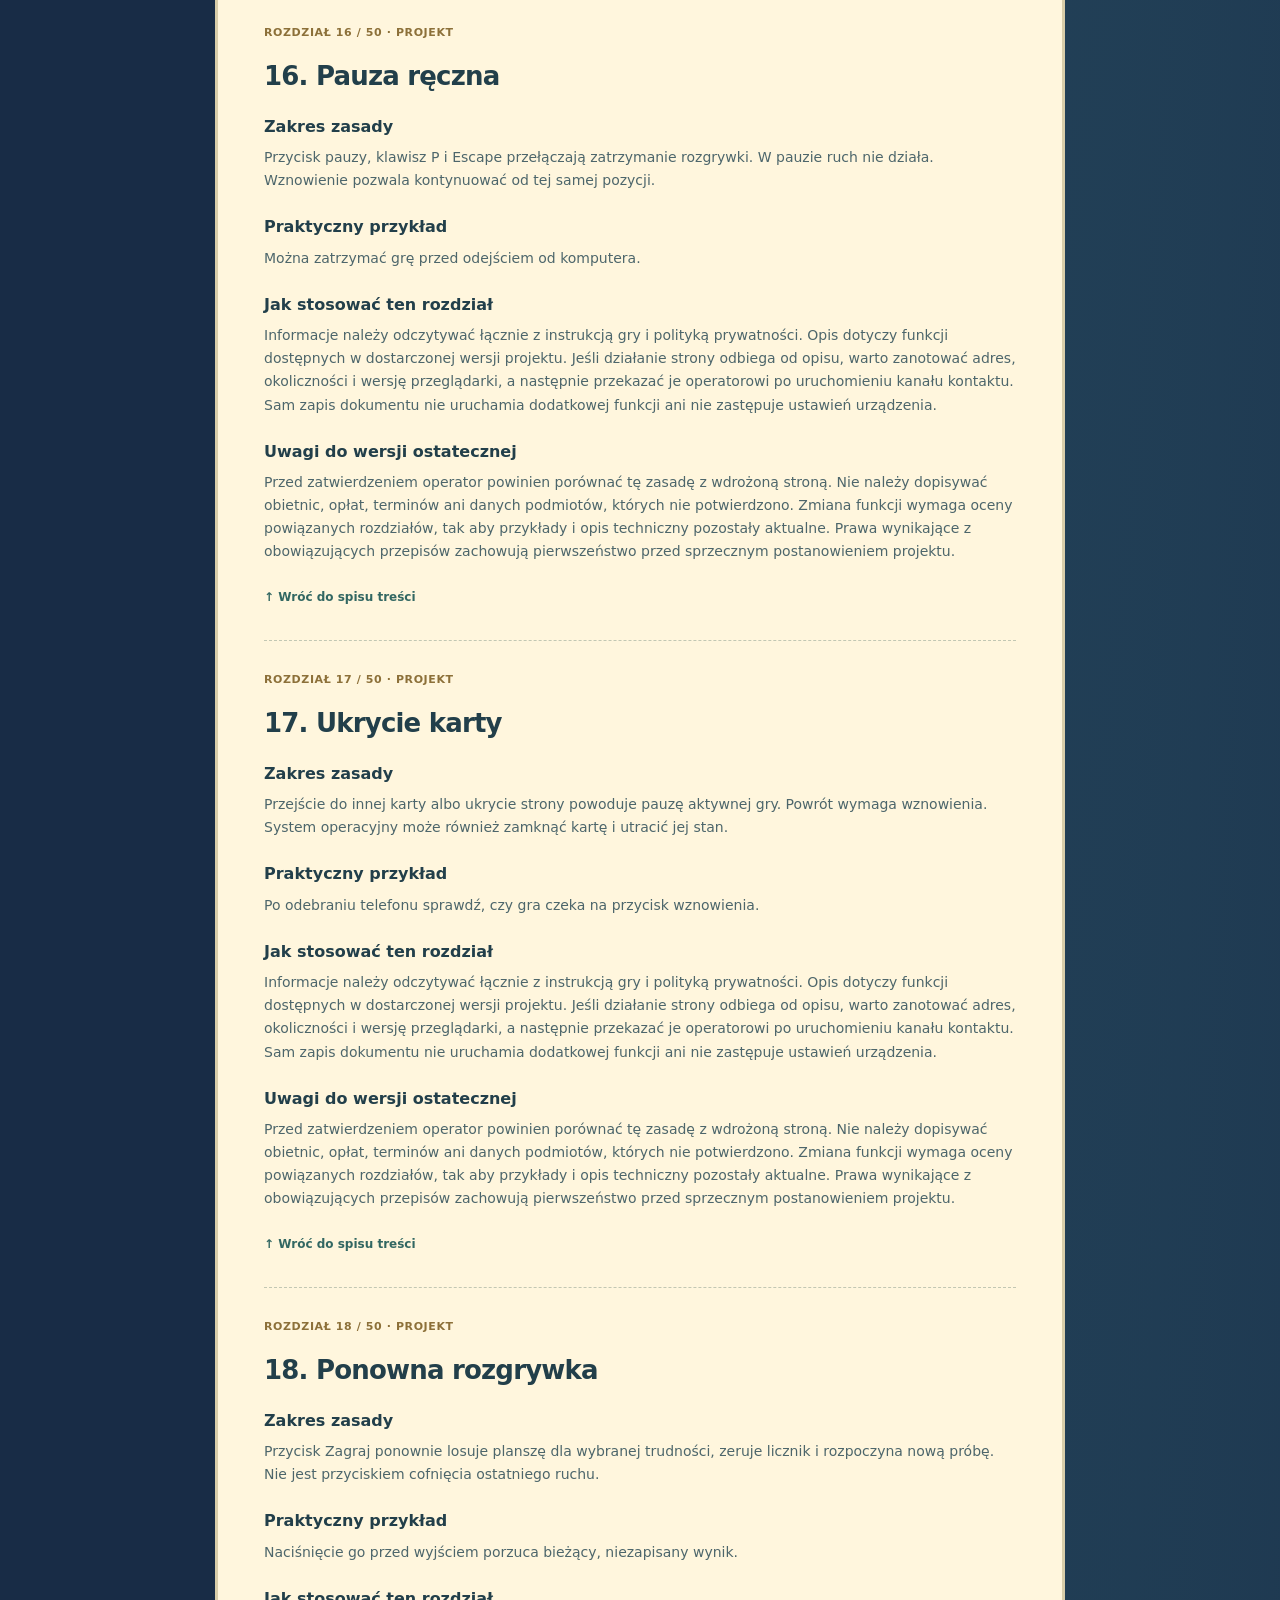
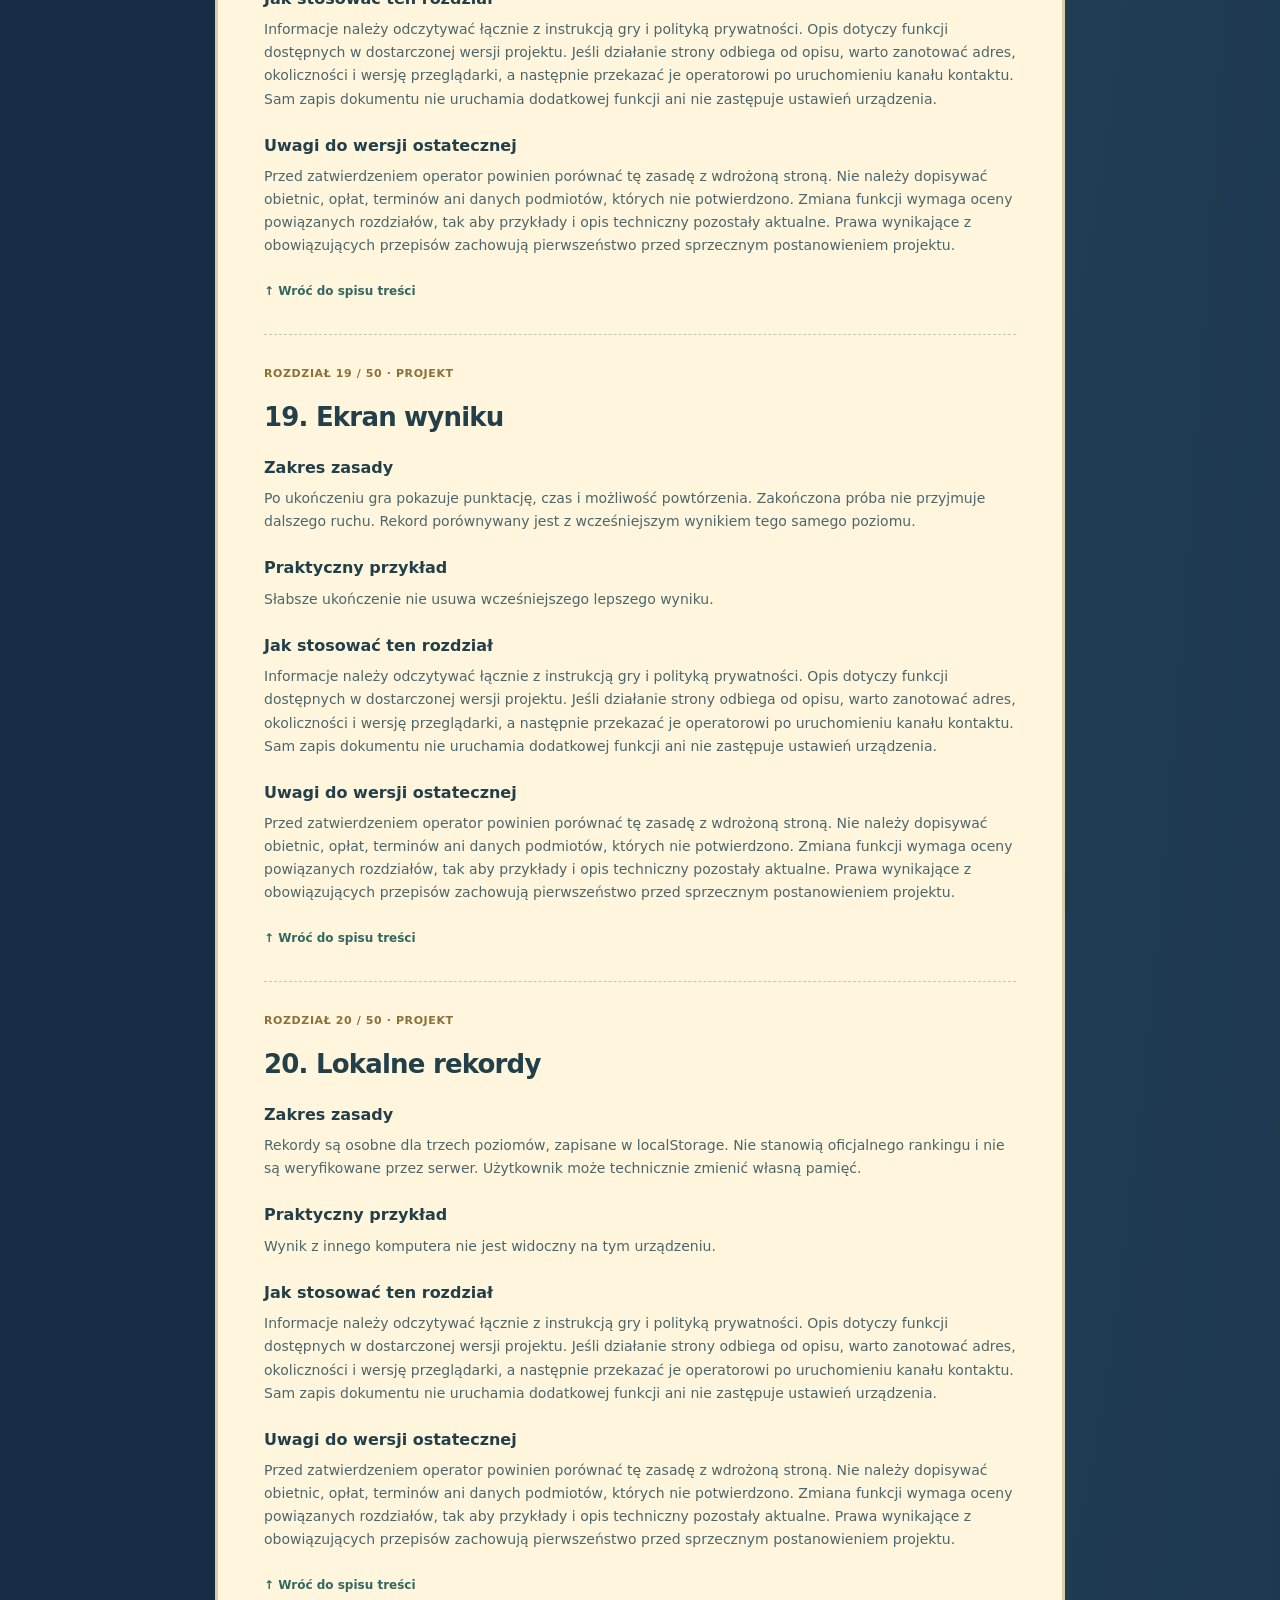
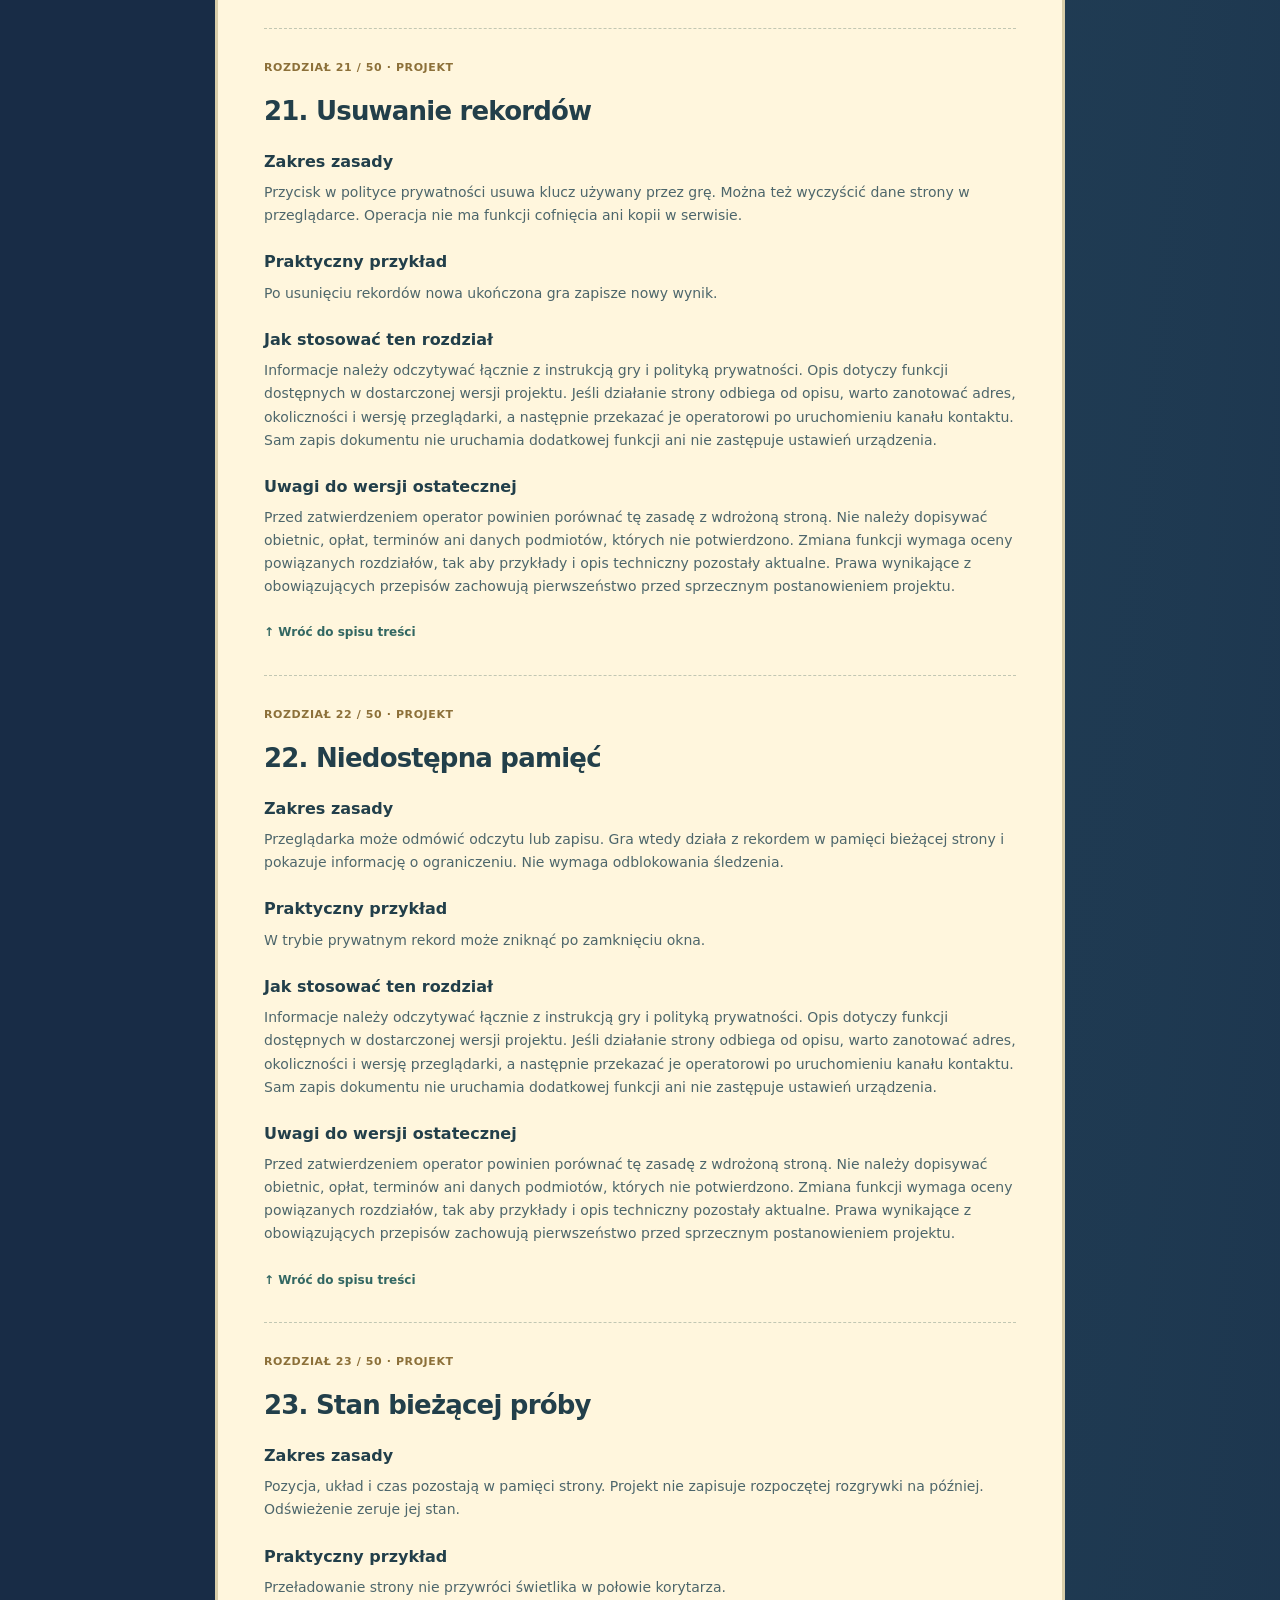
<file: regulamin/index.html>
<!doctype html><html lang="pl"><head><meta charset="utf-8"><meta name="viewport" content="width=device-width,initial-scale=1"><meta name="description" content="Zbieraj światło, odkrywaj labirynt i znajdź wyjście. Bezpłatna gra w przeglądarce."><meta name="theme-color" content="#182c46"><title>Regulamin korzystania — Labirynt Świetlików</title><link rel="icon" href="/assets/icon.svg" type="image/svg+xml"><link rel="stylesheet" href="/assets/style.css?v=2"><script src="/assets/site.js" defer></script></head><body><a class="skip" href="#main">Przejdź do treści</a><header><a class="brand" href="/"><img src="/assets/firefly.svg" alt=""><span>Labirynt<br><b>Świetlików</b></span></a><button class="menu" aria-expanded="false" aria-controls="nav">Menu ☰</button><nav id="nav"><a href="/" >Strona główna</a><a href="/gra/" >Gra</a><a href="/jak-grac/" >Jak grać</a><a href="/faq/" >FAQ</a><a class="button small" href="/gra/">Zagraj teraz</a></nav></header><main id="main"><section class="page-intro"><p class="eyebrow">DOKUMENT DO WERYFIKACJI</p><h1>Regulamin korzystania</h1><p>Rozbudowany projekt · 50 rozdziałów · 10 listopada 2026 r.</p></section><section class="prose legal"><div class="notice"><b>Przed publiczną publikacją</b><p>Uzupełnij dane operatora, adres, kontakt i obsługę zgłoszeń, hosting i retencję logów, tytuł prawny do materiałów oraz datę wejścia w życie. Dokument wymaga weryfikacji prawnej. Data wejścia w życie: nieustalona.</p><button class="secondary" onclick="window.print()">Drukuj regulamin / zapisz PDF</button></div><nav class="toc" aria-label="Spis treści"><a href="#r1">1. Status i sposób czytania projektu</a><a href="#r2">2. Dane wymagane przed publikacją</a><a href="#r3">3. Cel witryny</a><a href="#r4">4. Słownik pojęć</a><a href="#r5">5. Mapa stron</a><a href="#r6">6. Bezpłatny charakter</a><a href="#r7">7. Brak rejestracji</a><a href="#r8">8. Rozpoczęcie i zakończenie korzystania</a><a href="#r9">9. Wybór trudności</a><a href="#r10">10. Losowanie labiryntu</a><a href="#r11">11. Ruch i ściany</a><a href="#r12">12. Zbieranie iskier</a><a href="#r13">13. Portal i ukończenie</a><a href="#r14">14. Zasady punktacji</a><a href="#r15">15. Pomiar czasu</a><a href="#r16">16. Pauza ręczna</a><a href="#r17">17. Ukrycie karty</a><a href="#r18">18. Ponowna rozgrywka</a><a href="#r19">19. Ekran wyniku</a><a href="#r20">20. Lokalne rekordy</a><a href="#r21">21. Usuwanie rekordów</a><a href="#r22">22. Niedostępna pamięć</a><a href="#r23">23. Stan bieżącej próby</a><a href="#r24">24. Wymagania przeglądarki</a><a href="#r25">25. Komputer i klawiatura</a><a href="#r26">26. Telefon i dotyk</a><a href="#r27">27. Ekran i powiększenie</a><a href="#r28">28. Dostępność interfejsu</a><a href="#r29">29. Ograniczenia dostępności gry</a><a href="#r30">30. Ruch i komfort wzrokowy</a><a href="#r31">31. Połączenie z internetem</a><a href="#r32">32. Zasoby lokalne</a><a href="#r33">33. Bezpieczne korzystanie</a><a href="#r34">34. Dozwolone działania</a><a href="#r35">35. Niedozwolone zakłócenia</a><a href="#r36">36. Brak treści społecznościowych</a><a href="#r37">37. Własność intelektualna</a><a href="#r38">38. Zrzuty i udostępnianie</a><a href="#r39">39. Zewnętrzny hosting</a><a href="#r40">40. Prywatność w praktyce</a><a href="#r41">41. Zgłaszanie usterek</a><a href="#r42">42. Sprawy prywatności</a><a href="#r43">43. Obsługa zastrzeżeń</a><a href="#r44">44. Utrata wyniku i błędy</a><a href="#r45">45. Przerwy w dostępności</a><a href="#r46">46. Aktualizacje funkcji</a><a href="#r47">47. Zmiany regulaminu</a><a href="#r48">48. Prawo i uprawnienia użytkownika</a><a href="#r49">49. Data wejścia w życie</a><a href="#r50">50. Lista kontrolna publikacji</a></nav><article class="legal-chapter" id="r1"><p class="eyebrow">ROZDZIAŁ 01 / 50 · PROJEKT</p><h2>1. Status i sposób czytania projektu</h2><h3>Zakres zasady</h3><p>Dokument jest rozbudowanym projektem zasad dla statycznej gry przeglądarkowej. Samo udostępnienie pliku nie oznacza, że wskazano usługodawcę lub przeprowadzono analizę prawną.</p><h3>Praktyczny przykład</h3><p>Osoba wdrażająca stronę najpierw przegląda listę braków, a dopiero później ustala datę obowiązywania.</p><h3>Jak stosować ten rozdział</h3><p>Informacje należy odczytywać łącznie z instrukcją gry i polityką prywatności. Opis dotyczy funkcji dostępnych w dostarczonej wersji projektu. Jeśli działanie strony odbiega od opisu, warto zanotować adres, okoliczności i wersję przeglądarki, a następnie przekazać je operatorowi po uruchomieniu kanału kontaktu. Sam zapis dokumentu nie uruchamia dodatkowej funkcji ani nie zastępuje ustawień urządzenia.</p><h3>Uwagi do wersji ostatecznej</h3><p>Przed zatwierdzeniem operator powinien porównać tę zasadę z wdrożoną stroną. Nie należy dopisywać obietnic, opłat, terminów ani danych podmiotów, których nie potwierdzono. Zmiana funkcji wymaga oceny powiązanych rozdziałów, tak aby przykłady i opis techniczny pozostały aktualne. Prawa wynikające z obowiązujących przepisów zachowują pierwszeństwo przed sprzecznym postanowieniem projektu.</p><a class="back-top" href="#main">↑ Wróć do spisu treści</a></article><article class="legal-chapter" id="r2"><p class="eyebrow">ROZDZIAŁ 02 / 50 · PROJEKT</p><h2>2. Dane wymagane przed publikacją</h2><h3>Zakres zasady</h3><p>Brakuje tożsamości operatora, jego adresu, rzeczywistego kontaktu oraz danych dostawcy hostingu. Należy również ustalić procedurę zgłoszeń i szczegóły ochrony danych. Nie wolno traktować nazwy gry jako nazwy podmiotu prawnego.</p><h3>Praktyczny przykład</h3><p>Wpisanie fikcyjnego adresu e-mail nie uruchamia obsługi zgłoszeń.</p><h3>Jak stosować ten rozdział</h3><p>Informacje należy odczytywać łącznie z instrukcją gry i polityką prywatności. Opis dotyczy funkcji dostępnych w dostarczonej wersji projektu. Jeśli działanie strony odbiega od opisu, warto zanotować adres, okoliczności i wersję przeglądarki, a następnie przekazać je operatorowi po uruchomieniu kanału kontaktu. Sam zapis dokumentu nie uruchamia dodatkowej funkcji ani nie zastępuje ustawień urządzenia.</p><h3>Uwagi do wersji ostatecznej</h3><p>Przed zatwierdzeniem operator powinien porównać tę zasadę z wdrożoną stroną. Nie należy dopisywać obietnic, opłat, terminów ani danych podmiotów, których nie potwierdzono. Zmiana funkcji wymaga oceny powiązanych rozdziałów, tak aby przykłady i opis techniczny pozostały aktualne. Prawa wynikające z obowiązujących przepisów zachowują pierwszeństwo przed sprzecznym postanowieniem projektu.</p><a class="back-top" href="#main">↑ Wróć do spisu treści</a></article><article class="legal-chapter" id="r3"><p class="eyebrow">ROZDZIAŁ 03 / 50 · PROJEKT</p><h2>3. Cel witryny</h2><h3>Zakres zasady</h3><p>Witryna służy krótkiej, bezpłatnej rozrywce: sterowaniu świetlikiem, zbieraniu iskier i szukaniu wyjścia z labiryntu. Strony informacyjne wyjaśniają zasady i sposób działania projektu.</p><h3>Praktyczny przykład</h3><p>Użytkownik może najpierw przeczytać instrukcję, a później otworzyć grę bez zakładania konta.</p><h3>Jak stosować ten rozdział</h3><p>Informacje należy odczytywać łącznie z instrukcją gry i polityką prywatności. Opis dotyczy funkcji dostępnych w dostarczonej wersji projektu. Jeśli działanie strony odbiega od opisu, warto zanotować adres, okoliczności i wersję przeglądarki, a następnie przekazać je operatorowi po uruchomieniu kanału kontaktu. Sam zapis dokumentu nie uruchamia dodatkowej funkcji ani nie zastępuje ustawień urządzenia.</p><h3>Uwagi do wersji ostatecznej</h3><p>Przed zatwierdzeniem operator powinien porównać tę zasadę z wdrożoną stroną. Nie należy dopisywać obietnic, opłat, terminów ani danych podmiotów, których nie potwierdzono. Zmiana funkcji wymaga oceny powiązanych rozdziałów, tak aby przykłady i opis techniczny pozostały aktualne. Prawa wynikające z obowiązujących przepisów zachowują pierwszeństwo przed sprzecznym postanowieniem projektu.</p><a class="back-top" href="#main">↑ Wróć do spisu treści</a></article><article class="legal-chapter" id="r4"><p class="eyebrow">ROZDZIAŁ 04 / 50 · PROJEKT</p><h2>4. Słownik pojęć</h2><h3>Zakres zasady</h3><p>Rozgrywka oznacza pojedynczą próbę od rozpoczęcia do ukończenia albo przerwania. Iskra to punkt do zebrania. Portal jest polem wyjścia. Rekord to najlepszy ukończony wynik na danym poziomie w lokalnej pamięci.</p><h3>Praktyczny przykład</h3><p>Wynik w trakcie gry nie jest jeszcze zapisanym rekordem.</p><h3>Jak stosować ten rozdział</h3><p>Informacje należy odczytywać łącznie z instrukcją gry i polityką prywatności. Opis dotyczy funkcji dostępnych w dostarczonej wersji projektu. Jeśli działanie strony odbiega od opisu, warto zanotować adres, okoliczności i wersję przeglądarki, a następnie przekazać je operatorowi po uruchomieniu kanału kontaktu. Sam zapis dokumentu nie uruchamia dodatkowej funkcji ani nie zastępuje ustawień urządzenia.</p><h3>Uwagi do wersji ostatecznej</h3><p>Przed zatwierdzeniem operator powinien porównać tę zasadę z wdrożoną stroną. Nie należy dopisywać obietnic, opłat, terminów ani danych podmiotów, których nie potwierdzono. Zmiana funkcji wymaga oceny powiązanych rozdziałów, tak aby przykłady i opis techniczny pozostały aktualne. Prawa wynikające z obowiązujących przepisów zachowują pierwszeństwo przed sprzecznym postanowieniem projektu.</p><a class="back-top" href="#main">↑ Wróć do spisu treści</a></article><article class="legal-chapter" id="r5"><p class="eyebrow">ROZDZIAŁ 05 / 50 · PROJEKT</p><h2>5. Mapa stron</h2><h3>Zakres zasady</h3><p>Serwis obejmuje stronę główną, grę, instrukcję, FAQ, politykę prywatności i regulamin. Każda ma osobny adres zakończony ukośnikiem. Nawigacja umożliwia przejście bez znajomości całej mapy.</p><h3>Praktyczny przykład</h3><p>Adres /gra/ można zapisać jako zakładkę i otworzyć bez odwiedzania strony głównej.</p><h3>Jak stosować ten rozdział</h3><p>Informacje należy odczytywać łącznie z instrukcją gry i polityką prywatności. Opis dotyczy funkcji dostępnych w dostarczonej wersji projektu. Jeśli działanie strony odbiega od opisu, warto zanotować adres, okoliczności i wersję przeglądarki, a następnie przekazać je operatorowi po uruchomieniu kanału kontaktu. Sam zapis dokumentu nie uruchamia dodatkowej funkcji ani nie zastępuje ustawień urządzenia.</p><h3>Uwagi do wersji ostatecznej</h3><p>Przed zatwierdzeniem operator powinien porównać tę zasadę z wdrożoną stroną. Nie należy dopisywać obietnic, opłat, terminów ani danych podmiotów, których nie potwierdzono. Zmiana funkcji wymaga oceny powiązanych rozdziałów, tak aby przykłady i opis techniczny pozostały aktualne. Prawa wynikające z obowiązujących przepisów zachowują pierwszeństwo przed sprzecznym postanowieniem projektu.</p><a class="back-top" href="#main">↑ Wróć do spisu treści</a></article><article class="legal-chapter" id="r6"><p class="eyebrow">ROZDZIAŁ 06 / 50 · PROJEKT</p><h2>6. Bezpłatny charakter</h2><h3>Zakres zasady</h3><p>Projekt nie zawiera zakupów, płatnych poziomów ani subskrypcji. Nie ma nagród pieniężnych. Operator nie pobiera opłat przez kod tej wersji; koszty dostępu do sieci zależą od umowy użytkownika z dostawcą internetu.</p><h3>Praktyczny przykład</h3><p>Lepszy wynik nie daje prawa do wypłaty ani rzeczowej nagrody.</p><h3>Jak stosować ten rozdział</h3><p>Informacje należy odczytywać łącznie z instrukcją gry i polityką prywatności. Opis dotyczy funkcji dostępnych w dostarczonej wersji projektu. Jeśli działanie strony odbiega od opisu, warto zanotować adres, okoliczności i wersję przeglądarki, a następnie przekazać je operatorowi po uruchomieniu kanału kontaktu. Sam zapis dokumentu nie uruchamia dodatkowej funkcji ani nie zastępuje ustawień urządzenia.</p><h3>Uwagi do wersji ostatecznej</h3><p>Przed zatwierdzeniem operator powinien porównać tę zasadę z wdrożoną stroną. Nie należy dopisywać obietnic, opłat, terminów ani danych podmiotów, których nie potwierdzono. Zmiana funkcji wymaga oceny powiązanych rozdziałów, tak aby przykłady i opis techniczny pozostały aktualne. Prawa wynikające z obowiązujących przepisów zachowują pierwszeństwo przed sprzecznym postanowieniem projektu.</p><a class="back-top" href="#main">↑ Wróć do spisu treści</a></article><article class="legal-chapter" id="r7"><p class="eyebrow">ROZDZIAŁ 07 / 50 · PROJEKT</p><h2>7. Brak rejestracji</h2><h3>Zakres zasady</h3><p>Gra nie wymaga profilu, hasła, poczty ani logowania. W kodzie nie ma systemu kont i odzyskiwania dostępu. Lokalny rekord nie tworzy konta.</p><h3>Praktyczny przykład</h3><p>Zmiana telefonu nie przenosi automatycznie postępu.</p><h3>Jak stosować ten rozdział</h3><p>Informacje należy odczytywać łącznie z instrukcją gry i polityką prywatności. Opis dotyczy funkcji dostępnych w dostarczonej wersji projektu. Jeśli działanie strony odbiega od opisu, warto zanotować adres, okoliczności i wersję przeglądarki, a następnie przekazać je operatorowi po uruchomieniu kanału kontaktu. Sam zapis dokumentu nie uruchamia dodatkowej funkcji ani nie zastępuje ustawień urządzenia.</p><h3>Uwagi do wersji ostatecznej</h3><p>Przed zatwierdzeniem operator powinien porównać tę zasadę z wdrożoną stroną. Nie należy dopisywać obietnic, opłat, terminów ani danych podmiotów, których nie potwierdzono. Zmiana funkcji wymaga oceny powiązanych rozdziałów, tak aby przykłady i opis techniczny pozostały aktualne. Prawa wynikające z obowiązujących przepisów zachowują pierwszeństwo przed sprzecznym postanowieniem projektu.</p><a class="back-top" href="#main">↑ Wróć do spisu treści</a></article><article class="legal-chapter" id="r8"><p class="eyebrow">ROZDZIAŁ 08 / 50 · PROJEKT</p><h2>8. Rozpoczęcie i zakończenie korzystania</h2><h3>Zakres zasady</h3><p>Stronę można otworzyć, zapoznać się z informacjami i uruchomić grę. Zamknięcie karty kończy bieżącą sesję. W projekcie nie występuje abonament wymagający wypowiedzenia.</p><h3>Praktyczny przykład</h3><p>Po zamknięciu karty użytkownik nie musi wysyłać rezygnacji.</p><h3>Jak stosować ten rozdział</h3><p>Informacje należy odczytywać łącznie z instrukcją gry i polityką prywatności. Opis dotyczy funkcji dostępnych w dostarczonej wersji projektu. Jeśli działanie strony odbiega od opisu, warto zanotować adres, okoliczności i wersję przeglądarki, a następnie przekazać je operatorowi po uruchomieniu kanału kontaktu. Sam zapis dokumentu nie uruchamia dodatkowej funkcji ani nie zastępuje ustawień urządzenia.</p><h3>Uwagi do wersji ostatecznej</h3><p>Przed zatwierdzeniem operator powinien porównać tę zasadę z wdrożoną stroną. Nie należy dopisywać obietnic, opłat, terminów ani danych podmiotów, których nie potwierdzono. Zmiana funkcji wymaga oceny powiązanych rozdziałów, tak aby przykłady i opis techniczny pozostały aktualne. Prawa wynikające z obowiązujących przepisów zachowują pierwszeństwo przed sprzecznym postanowieniem projektu.</p><a class="back-top" href="#main">↑ Wróć do spisu treści</a></article><article class="legal-chapter" id="r9"><p class="eyebrow">ROZDZIAŁ 09 / 50 · PROJEKT</p><h2>9. Wybór trudności</h2><h3>Zakres zasady</h3><p>Łatwy poziom ma siatkę 11 × 11 i 5 iskier, średni 17 × 17 i 10 iskier, trudny 23 × 23 i 18 iskier. Zmiana wyboru rozpoczyna nową grę i zeruje czas.</p><h3>Praktyczny przykład</h3><p>Zmiana z trudnego na łatwy w połowie próby nie zachowuje zebranych iskier.</p><h3>Jak stosować ten rozdział</h3><p>Informacje należy odczytywać łącznie z instrukcją gry i polityką prywatności. Opis dotyczy funkcji dostępnych w dostarczonej wersji projektu. Jeśli działanie strony odbiega od opisu, warto zanotować adres, okoliczności i wersję przeglądarki, a następnie przekazać je operatorowi po uruchomieniu kanału kontaktu. Sam zapis dokumentu nie uruchamia dodatkowej funkcji ani nie zastępuje ustawień urządzenia.</p><h3>Uwagi do wersji ostatecznej</h3><p>Przed zatwierdzeniem operator powinien porównać tę zasadę z wdrożoną stroną. Nie należy dopisywać obietnic, opłat, terminów ani danych podmiotów, których nie potwierdzono. Zmiana funkcji wymaga oceny powiązanych rozdziałów, tak aby przykłady i opis techniczny pozostały aktualne. Prawa wynikające z obowiązujących przepisów zachowują pierwszeństwo przed sprzecznym postanowieniem projektu.</p><a class="back-top" href="#main">↑ Wróć do spisu treści</a></article><article class="legal-chapter" id="r10"><p class="eyebrow">ROZDZIAŁ 10 / 50 · PROJEKT</p><h2>10. Losowanie labiryntu</h2><h3>Zakres zasady</h3><p>Generator tworzy połączone korytarze, dzięki czemu iskry i wyjście są osiągalne. Układ jest losowany przy nowej próbie. Różne układy mogą wymagać innej liczby ruchów.</p><h3>Praktyczny przykład</h3><p>Dwie próby tego samego poziomu nie muszą mieć identycznej trasy.</p><h3>Jak stosować ten rozdział</h3><p>Informacje należy odczytywać łącznie z instrukcją gry i polityką prywatności. Opis dotyczy funkcji dostępnych w dostarczonej wersji projektu. Jeśli działanie strony odbiega od opisu, warto zanotować adres, okoliczności i wersję przeglądarki, a następnie przekazać je operatorowi po uruchomieniu kanału kontaktu. Sam zapis dokumentu nie uruchamia dodatkowej funkcji ani nie zastępuje ustawień urządzenia.</p><h3>Uwagi do wersji ostatecznej</h3><p>Przed zatwierdzeniem operator powinien porównać tę zasadę z wdrożoną stroną. Nie należy dopisywać obietnic, opłat, terminów ani danych podmiotów, których nie potwierdzono. Zmiana funkcji wymaga oceny powiązanych rozdziałów, tak aby przykłady i opis techniczny pozostały aktualne. Prawa wynikające z obowiązujących przepisów zachowują pierwszeństwo przed sprzecznym postanowieniem projektu.</p><a class="back-top" href="#main">↑ Wróć do spisu treści</a></article><article class="legal-chapter" id="r11"><p class="eyebrow">ROZDZIAŁ 11 / 50 · PROJEKT</p><h2>11. Ruch i ściany</h2><h3>Zakres zasady</h3><p>Świetlik porusza się po otwartych polach o jedną komórkę w wybranym kierunku. Próba wejścia w ścianę nie zmienia pozycji i nie odejmuje punktów. Nie ma ruchu ukośnego.</p><h3>Praktyczny przykład</h3><p>Naciśnięcie strzałki w stronę ściany nie powoduje przegranej.</p><h3>Jak stosować ten rozdział</h3><p>Informacje należy odczytywać łącznie z instrukcją gry i polityką prywatności. Opis dotyczy funkcji dostępnych w dostarczonej wersji projektu. Jeśli działanie strony odbiega od opisu, warto zanotować adres, okoliczności i wersję przeglądarki, a następnie przekazać je operatorowi po uruchomieniu kanału kontaktu. Sam zapis dokumentu nie uruchamia dodatkowej funkcji ani nie zastępuje ustawień urządzenia.</p><h3>Uwagi do wersji ostatecznej</h3><p>Przed zatwierdzeniem operator powinien porównać tę zasadę z wdrożoną stroną. Nie należy dopisywać obietnic, opłat, terminów ani danych podmiotów, których nie potwierdzono. Zmiana funkcji wymaga oceny powiązanych rozdziałów, tak aby przykłady i opis techniczny pozostały aktualne. Prawa wynikające z obowiązujących przepisów zachowują pierwszeństwo przed sprzecznym postanowieniem projektu.</p><a class="back-top" href="#main">↑ Wróć do spisu treści</a></article><article class="legal-chapter" id="r12"><p class="eyebrow">ROZDZIAŁ 12 / 50 · PROJEKT</p><h2>12. Zbieranie iskier</h2><h3>Zakres zasady</h3><p>Wejście na pole iskry zbiera ją jednokrotnie i dodaje 100 punktów. Powrót na to samo pole nie dodaje kolejnej nagrody. Licznik pokazuje liczbę zebranych i wszystkich iskier.</p><h3>Praktyczny przykład</h3><p>Powtarzanie ruchu między dwoma pustymi polami nie zwiększa wyniku.</p><h3>Jak stosować ten rozdział</h3><p>Informacje należy odczytywać łącznie z instrukcją gry i polityką prywatności. Opis dotyczy funkcji dostępnych w dostarczonej wersji projektu. Jeśli działanie strony odbiega od opisu, warto zanotować adres, okoliczności i wersję przeglądarki, a następnie przekazać je operatorowi po uruchomieniu kanału kontaktu. Sam zapis dokumentu nie uruchamia dodatkowej funkcji ani nie zastępuje ustawień urządzenia.</p><h3>Uwagi do wersji ostatecznej</h3><p>Przed zatwierdzeniem operator powinien porównać tę zasadę z wdrożoną stroną. Nie należy dopisywać obietnic, opłat, terminów ani danych podmiotów, których nie potwierdzono. Zmiana funkcji wymaga oceny powiązanych rozdziałów, tak aby przykłady i opis techniczny pozostały aktualne. Prawa wynikające z obowiązujących przepisów zachowują pierwszeństwo przed sprzecznym postanowieniem projektu.</p><a class="back-top" href="#main">↑ Wróć do spisu treści</a></article><article class="legal-chapter" id="r13"><p class="eyebrow">ROZDZIAŁ 13 / 50 · PROJEKT</p><h2>13. Portal i ukończenie</h2><h3>Zakres zasady</h3><p>Wyjście działa dopiero po zebraniu wszystkich iskier. Przedtem wejście na jego pole nie kończy próby. Po skompletowaniu należy dotrzeć do portalu, co wyświetla wynik końcowy.</p><h3>Praktyczny przykład</h3><p>Przy liczniku 4 / 5 trzeba znaleźć ostatnią iskrę, nawet gdy portal jest obok.</p><h3>Jak stosować ten rozdział</h3><p>Informacje należy odczytywać łącznie z instrukcją gry i polityką prywatności. Opis dotyczy funkcji dostępnych w dostarczonej wersji projektu. Jeśli działanie strony odbiega od opisu, warto zanotować adres, okoliczności i wersję przeglądarki, a następnie przekazać je operatorowi po uruchomieniu kanału kontaktu. Sam zapis dokumentu nie uruchamia dodatkowej funkcji ani nie zastępuje ustawień urządzenia.</p><h3>Uwagi do wersji ostatecznej</h3><p>Przed zatwierdzeniem operator powinien porównać tę zasadę z wdrożoną stroną. Nie należy dopisywać obietnic, opłat, terminów ani danych podmiotów, których nie potwierdzono. Zmiana funkcji wymaga oceny powiązanych rozdziałów, tak aby przykłady i opis techniczny pozostały aktualne. Prawa wynikające z obowiązujących przepisów zachowują pierwszeństwo przed sprzecznym postanowieniem projektu.</p><a class="back-top" href="#main">↑ Wróć do spisu treści</a></article><article class="legal-chapter" id="r14"><p class="eyebrow">ROZDZIAŁ 14 / 50 · PROJEKT</p><h2>14. Zasady punktacji</h2><h3>Zakres zasady</h3><p>Wynik końcowy składa się ze 100 punktów za każdą iskrę i bonusu czasowego. Bonus wynosi maksymalnie 300, 600 lub 900 punktów zależnie od trudności, pomniejszone o pełne sekundy aktywnej gry, lecz nie mniej niż zero.</p><h3>Praktyczny przykład</h3><p>Na łatwym poziomie czas 80 sekund daje 500 + 220, czyli 720 punktów.</p><h3>Jak stosować ten rozdział</h3><p>Informacje należy odczytywać łącznie z instrukcją gry i polityką prywatności. Opis dotyczy funkcji dostępnych w dostarczonej wersji projektu. Jeśli działanie strony odbiega od opisu, warto zanotować adres, okoliczności i wersję przeglądarki, a następnie przekazać je operatorowi po uruchomieniu kanału kontaktu. Sam zapis dokumentu nie uruchamia dodatkowej funkcji ani nie zastępuje ustawień urządzenia.</p><h3>Uwagi do wersji ostatecznej</h3><p>Przed zatwierdzeniem operator powinien porównać tę zasadę z wdrożoną stroną. Nie należy dopisywać obietnic, opłat, terminów ani danych podmiotów, których nie potwierdzono. Zmiana funkcji wymaga oceny powiązanych rozdziałów, tak aby przykłady i opis techniczny pozostały aktualne. Prawa wynikające z obowiązujących przepisów zachowują pierwszeństwo przed sprzecznym postanowieniem projektu.</p><a class="back-top" href="#main">↑ Wróć do spisu treści</a></article><article class="legal-chapter" id="r15"><p class="eyebrow">ROZDZIAŁ 15 / 50 · PROJEKT</p><h2>15. Pomiar czasu</h2><h3>Zakres zasady</h3><p>Zegar mierzy czas aktywnej próby. Pauza go zatrzymuje. Wyświetlane są minuty i sekundy, a wynik używa pełnych sekund. Brak odliczania do automatycznej porażki.</p><h3>Praktyczny przykład</h3><p>Po długim namyśle nadal można ukończyć grę, choć bonus może wynieść zero.</p><h3>Jak stosować ten rozdział</h3><p>Informacje należy odczytywać łącznie z instrukcją gry i polityką prywatności. Opis dotyczy funkcji dostępnych w dostarczonej wersji projektu. Jeśli działanie strony odbiega od opisu, warto zanotować adres, okoliczności i wersję przeglądarki, a następnie przekazać je operatorowi po uruchomieniu kanału kontaktu. Sam zapis dokumentu nie uruchamia dodatkowej funkcji ani nie zastępuje ustawień urządzenia.</p><h3>Uwagi do wersji ostatecznej</h3><p>Przed zatwierdzeniem operator powinien porównać tę zasadę z wdrożoną stroną. Nie należy dopisywać obietnic, opłat, terminów ani danych podmiotów, których nie potwierdzono. Zmiana funkcji wymaga oceny powiązanych rozdziałów, tak aby przykłady i opis techniczny pozostały aktualne. Prawa wynikające z obowiązujących przepisów zachowują pierwszeństwo przed sprzecznym postanowieniem projektu.</p><a class="back-top" href="#main">↑ Wróć do spisu treści</a></article><article class="legal-chapter" id="r16"><p class="eyebrow">ROZDZIAŁ 16 / 50 · PROJEKT</p><h2>16. Pauza ręczna</h2><h3>Zakres zasady</h3><p>Przycisk pauzy, klawisz P i Escape przełączają zatrzymanie rozgrywki. W pauzie ruch nie działa. Wznowienie pozwala kontynuować od tej samej pozycji.</p><h3>Praktyczny przykład</h3><p>Można zatrzymać grę przed odejściem od komputera.</p><h3>Jak stosować ten rozdział</h3><p>Informacje należy odczytywać łącznie z instrukcją gry i polityką prywatności. Opis dotyczy funkcji dostępnych w dostarczonej wersji projektu. Jeśli działanie strony odbiega od opisu, warto zanotować adres, okoliczności i wersję przeglądarki, a następnie przekazać je operatorowi po uruchomieniu kanału kontaktu. Sam zapis dokumentu nie uruchamia dodatkowej funkcji ani nie zastępuje ustawień urządzenia.</p><h3>Uwagi do wersji ostatecznej</h3><p>Przed zatwierdzeniem operator powinien porównać tę zasadę z wdrożoną stroną. Nie należy dopisywać obietnic, opłat, terminów ani danych podmiotów, których nie potwierdzono. Zmiana funkcji wymaga oceny powiązanych rozdziałów, tak aby przykłady i opis techniczny pozostały aktualne. Prawa wynikające z obowiązujących przepisów zachowują pierwszeństwo przed sprzecznym postanowieniem projektu.</p><a class="back-top" href="#main">↑ Wróć do spisu treści</a></article><article class="legal-chapter" id="r17"><p class="eyebrow">ROZDZIAŁ 17 / 50 · PROJEKT</p><h2>17. Ukrycie karty</h2><h3>Zakres zasady</h3><p>Przejście do innej karty albo ukrycie strony powoduje pauzę aktywnej gry. Powrót wymaga wznowienia. System operacyjny może również zamknąć kartę i utracić jej stan.</p><h3>Praktyczny przykład</h3><p>Po odebraniu telefonu sprawdź, czy gra czeka na przycisk wznowienia.</p><h3>Jak stosować ten rozdział</h3><p>Informacje należy odczytywać łącznie z instrukcją gry i polityką prywatności. Opis dotyczy funkcji dostępnych w dostarczonej wersji projektu. Jeśli działanie strony odbiega od opisu, warto zanotować adres, okoliczności i wersję przeglądarki, a następnie przekazać je operatorowi po uruchomieniu kanału kontaktu. Sam zapis dokumentu nie uruchamia dodatkowej funkcji ani nie zastępuje ustawień urządzenia.</p><h3>Uwagi do wersji ostatecznej</h3><p>Przed zatwierdzeniem operator powinien porównać tę zasadę z wdrożoną stroną. Nie należy dopisywać obietnic, opłat, terminów ani danych podmiotów, których nie potwierdzono. Zmiana funkcji wymaga oceny powiązanych rozdziałów, tak aby przykłady i opis techniczny pozostały aktualne. Prawa wynikające z obowiązujących przepisów zachowują pierwszeństwo przed sprzecznym postanowieniem projektu.</p><a class="back-top" href="#main">↑ Wróć do spisu treści</a></article><article class="legal-chapter" id="r18"><p class="eyebrow">ROZDZIAŁ 18 / 50 · PROJEKT</p><h2>18. Ponowna rozgrywka</h2><h3>Zakres zasady</h3><p>Przycisk Zagraj ponownie losuje planszę dla wybranej trudności, zeruje licznik i rozpoczyna nową próbę. Nie jest przyciskiem cofnięcia ostatniego ruchu.</p><h3>Praktyczny przykład</h3><p>Naciśnięcie go przed wyjściem porzuca bieżący, niezapisany wynik.</p><h3>Jak stosować ten rozdział</h3><p>Informacje należy odczytywać łącznie z instrukcją gry i polityką prywatności. Opis dotyczy funkcji dostępnych w dostarczonej wersji projektu. Jeśli działanie strony odbiega od opisu, warto zanotować adres, okoliczności i wersję przeglądarki, a następnie przekazać je operatorowi po uruchomieniu kanału kontaktu. Sam zapis dokumentu nie uruchamia dodatkowej funkcji ani nie zastępuje ustawień urządzenia.</p><h3>Uwagi do wersji ostatecznej</h3><p>Przed zatwierdzeniem operator powinien porównać tę zasadę z wdrożoną stroną. Nie należy dopisywać obietnic, opłat, terminów ani danych podmiotów, których nie potwierdzono. Zmiana funkcji wymaga oceny powiązanych rozdziałów, tak aby przykłady i opis techniczny pozostały aktualne. Prawa wynikające z obowiązujących przepisów zachowują pierwszeństwo przed sprzecznym postanowieniem projektu.</p><a class="back-top" href="#main">↑ Wróć do spisu treści</a></article><article class="legal-chapter" id="r19"><p class="eyebrow">ROZDZIAŁ 19 / 50 · PROJEKT</p><h2>19. Ekran wyniku</h2><h3>Zakres zasady</h3><p>Po ukończeniu gra pokazuje punktację, czas i możliwość powtórzenia. Zakończona próba nie przyjmuje dalszego ruchu. Rekord porównywany jest z wcześniejszym wynikiem tego samego poziomu.</p><h3>Praktyczny przykład</h3><p>Słabsze ukończenie nie usuwa wcześniejszego lepszego wyniku.</p><h3>Jak stosować ten rozdział</h3><p>Informacje należy odczytywać łącznie z instrukcją gry i polityką prywatności. Opis dotyczy funkcji dostępnych w dostarczonej wersji projektu. Jeśli działanie strony odbiega od opisu, warto zanotować adres, okoliczności i wersję przeglądarki, a następnie przekazać je operatorowi po uruchomieniu kanału kontaktu. Sam zapis dokumentu nie uruchamia dodatkowej funkcji ani nie zastępuje ustawień urządzenia.</p><h3>Uwagi do wersji ostatecznej</h3><p>Przed zatwierdzeniem operator powinien porównać tę zasadę z wdrożoną stroną. Nie należy dopisywać obietnic, opłat, terminów ani danych podmiotów, których nie potwierdzono. Zmiana funkcji wymaga oceny powiązanych rozdziałów, tak aby przykłady i opis techniczny pozostały aktualne. Prawa wynikające z obowiązujących przepisów zachowują pierwszeństwo przed sprzecznym postanowieniem projektu.</p><a class="back-top" href="#main">↑ Wróć do spisu treści</a></article><article class="legal-chapter" id="r20"><p class="eyebrow">ROZDZIAŁ 20 / 50 · PROJEKT</p><h2>20. Lokalne rekordy</h2><h3>Zakres zasady</h3><p>Rekordy są osobne dla trzech poziomów, zapisane w localStorage. Nie stanowią oficjalnego rankingu i nie są weryfikowane przez serwer. Użytkownik może technicznie zmienić własną pamięć.</p><h3>Praktyczny przykład</h3><p>Wynik z innego komputera nie jest widoczny na tym urządzeniu.</p><h3>Jak stosować ten rozdział</h3><p>Informacje należy odczytywać łącznie z instrukcją gry i polityką prywatności. Opis dotyczy funkcji dostępnych w dostarczonej wersji projektu. Jeśli działanie strony odbiega od opisu, warto zanotować adres, okoliczności i wersję przeglądarki, a następnie przekazać je operatorowi po uruchomieniu kanału kontaktu. Sam zapis dokumentu nie uruchamia dodatkowej funkcji ani nie zastępuje ustawień urządzenia.</p><h3>Uwagi do wersji ostatecznej</h3><p>Przed zatwierdzeniem operator powinien porównać tę zasadę z wdrożoną stroną. Nie należy dopisywać obietnic, opłat, terminów ani danych podmiotów, których nie potwierdzono. Zmiana funkcji wymaga oceny powiązanych rozdziałów, tak aby przykłady i opis techniczny pozostały aktualne. Prawa wynikające z obowiązujących przepisów zachowują pierwszeństwo przed sprzecznym postanowieniem projektu.</p><a class="back-top" href="#main">↑ Wróć do spisu treści</a></article><article class="legal-chapter" id="r21"><p class="eyebrow">ROZDZIAŁ 21 / 50 · PROJEKT</p><h2>21. Usuwanie rekordów</h2><h3>Zakres zasady</h3><p>Przycisk w polityce prywatności usuwa klucz używany przez grę. Można też wyczyścić dane strony w przeglądarce. Operacja nie ma funkcji cofnięcia ani kopii w serwisie.</p><h3>Praktyczny przykład</h3><p>Po usunięciu rekordów nowa ukończona gra zapisze nowy wynik.</p><h3>Jak stosować ten rozdział</h3><p>Informacje należy odczytywać łącznie z instrukcją gry i polityką prywatności. Opis dotyczy funkcji dostępnych w dostarczonej wersji projektu. Jeśli działanie strony odbiega od opisu, warto zanotować adres, okoliczności i wersję przeglądarki, a następnie przekazać je operatorowi po uruchomieniu kanału kontaktu. Sam zapis dokumentu nie uruchamia dodatkowej funkcji ani nie zastępuje ustawień urządzenia.</p><h3>Uwagi do wersji ostatecznej</h3><p>Przed zatwierdzeniem operator powinien porównać tę zasadę z wdrożoną stroną. Nie należy dopisywać obietnic, opłat, terminów ani danych podmiotów, których nie potwierdzono. Zmiana funkcji wymaga oceny powiązanych rozdziałów, tak aby przykłady i opis techniczny pozostały aktualne. Prawa wynikające z obowiązujących przepisów zachowują pierwszeństwo przed sprzecznym postanowieniem projektu.</p><a class="back-top" href="#main">↑ Wróć do spisu treści</a></article><article class="legal-chapter" id="r22"><p class="eyebrow">ROZDZIAŁ 22 / 50 · PROJEKT</p><h2>22. Niedostępna pamięć</h2><h3>Zakres zasady</h3><p>Przeglądarka może odmówić odczytu lub zapisu. Gra wtedy działa z rekordem w pamięci bieżącej strony i pokazuje informację o ograniczeniu. Nie wymaga odblokowania śledzenia.</p><h3>Praktyczny przykład</h3><p>W trybie prywatnym rekord może zniknąć po zamknięciu okna.</p><h3>Jak stosować ten rozdział</h3><p>Informacje należy odczytywać łącznie z instrukcją gry i polityką prywatności. Opis dotyczy funkcji dostępnych w dostarczonej wersji projektu. Jeśli działanie strony odbiega od opisu, warto zanotować adres, okoliczności i wersję przeglądarki, a następnie przekazać je operatorowi po uruchomieniu kanału kontaktu. Sam zapis dokumentu nie uruchamia dodatkowej funkcji ani nie zastępuje ustawień urządzenia.</p><h3>Uwagi do wersji ostatecznej</h3><p>Przed zatwierdzeniem operator powinien porównać tę zasadę z wdrożoną stroną. Nie należy dopisywać obietnic, opłat, terminów ani danych podmiotów, których nie potwierdzono. Zmiana funkcji wymaga oceny powiązanych rozdziałów, tak aby przykłady i opis techniczny pozostały aktualne. Prawa wynikające z obowiązujących przepisów zachowują pierwszeństwo przed sprzecznym postanowieniem projektu.</p><a class="back-top" href="#main">↑ Wróć do spisu treści</a></article><article class="legal-chapter" id="r23"><p class="eyebrow">ROZDZIAŁ 23 / 50 · PROJEKT</p><h2>23. Stan bieżącej próby</h2><h3>Zakres zasady</h3><p>Pozycja, układ i czas pozostają w pamięci strony. Projekt nie zapisuje rozpoczętej rozgrywki na później. Odświeżenie zeruje jej stan.</p><h3>Praktyczny przykład</h3><p>Przeładowanie strony nie przywróci świetlika w połowie korytarza.</p><h3>Jak stosować ten rozdział</h3><p>Informacje należy odczytywać łącznie z instrukcją gry i polityką prywatności. Opis dotyczy funkcji dostępnych w dostarczonej wersji projektu. Jeśli działanie strony odbiega od opisu, warto zanotować adres, okoliczności i wersję przeglądarki, a następnie przekazać je operatorowi po uruchomieniu kanału kontaktu. Sam zapis dokumentu nie uruchamia dodatkowej funkcji ani nie zastępuje ustawień urządzenia.</p><h3>Uwagi do wersji ostatecznej</h3><p>Przed zatwierdzeniem operator powinien porównać tę zasadę z wdrożoną stroną. Nie należy dopisywać obietnic, opłat, terminów ani danych podmiotów, których nie potwierdzono. Zmiana funkcji wymaga oceny powiązanych rozdziałów, tak aby przykłady i opis techniczny pozostały aktualne. Prawa wynikające z obowiązujących przepisów zachowują pierwszeństwo przed sprzecznym postanowieniem projektu.</p><a class="back-top" href="#main">↑ Wróć do spisu treści</a></article><article class="legal-chapter" id="r24"><p class="eyebrow">ROZDZIAŁ 24 / 50 · PROJEKT</p><h2>24. Wymagania przeglądarki</h2><h3>Zakres zasady</h3><p>Potrzebna jest współczesna przeglądarka z JavaScript i Canvas 2D. Zablokowane skrypty uniemożliwią uruchomienie mechaniki. Dokumenty informacyjne pozostają zwykłym HTML.</p><h3>Praktyczny przykład</h3><p>Gdy plansza nie działa, sprawdź ustawienie JavaScript dla tej witryny.</p><h3>Jak stosować ten rozdział</h3><p>Informacje należy odczytywać łącznie z instrukcją gry i polityką prywatności. Opis dotyczy funkcji dostępnych w dostarczonej wersji projektu. Jeśli działanie strony odbiega od opisu, warto zanotować adres, okoliczności i wersję przeglądarki, a następnie przekazać je operatorowi po uruchomieniu kanału kontaktu. Sam zapis dokumentu nie uruchamia dodatkowej funkcji ani nie zastępuje ustawień urządzenia.</p><h3>Uwagi do wersji ostatecznej</h3><p>Przed zatwierdzeniem operator powinien porównać tę zasadę z wdrożoną stroną. Nie należy dopisywać obietnic, opłat, terminów ani danych podmiotów, których nie potwierdzono. Zmiana funkcji wymaga oceny powiązanych rozdziałów, tak aby przykłady i opis techniczny pozostały aktualne. Prawa wynikające z obowiązujących przepisów zachowują pierwszeństwo przed sprzecznym postanowieniem projektu.</p><a class="back-top" href="#main">↑ Wróć do spisu treści</a></article><article class="legal-chapter" id="r25"><p class="eyebrow">ROZDZIAŁ 25 / 50 · PROJEKT</p><h2>25. Komputer i klawiatura</h2><h3>Zakres zasady</h3><p>Sterowanie obsługuje strzałki oraz litery WASD niezależnie od wielkości liter. Elementy formularza mają własną obsługę klawiatury. Po uruchomieniu fokus trafia do planszy.</p><h3>Praktyczny przykład</h3><p>Podczas wyboru poziomu strzałki powinny obsługiwać listę, a nie przesuwać świetlika.</p><h3>Jak stosować ten rozdział</h3><p>Informacje należy odczytywać łącznie z instrukcją gry i polityką prywatności. Opis dotyczy funkcji dostępnych w dostarczonej wersji projektu. Jeśli działanie strony odbiega od opisu, warto zanotować adres, okoliczności i wersję przeglądarki, a następnie przekazać je operatorowi po uruchomieniu kanału kontaktu. Sam zapis dokumentu nie uruchamia dodatkowej funkcji ani nie zastępuje ustawień urządzenia.</p><h3>Uwagi do wersji ostatecznej</h3><p>Przed zatwierdzeniem operator powinien porównać tę zasadę z wdrożoną stroną. Nie należy dopisywać obietnic, opłat, terminów ani danych podmiotów, których nie potwierdzono. Zmiana funkcji wymaga oceny powiązanych rozdziałów, tak aby przykłady i opis techniczny pozostały aktualne. Prawa wynikające z obowiązujących przepisów zachowują pierwszeństwo przed sprzecznym postanowieniem projektu.</p><a class="back-top" href="#main">↑ Wróć do spisu treści</a></article><article class="legal-chapter" id="r26"><p class="eyebrow">ROZDZIAŁ 26 / 50 · PROJEKT</p><h2>26. Telefon i dotyk</h2><h3>Zakres zasady</h3><p>Przyciski kierunkowe działają dotykiem i wskaźnikiem. Przytrzymanie powtarza ruch do puszczenia albo przerwania dotyku. Gest przesuwania po planszy nie jest wymagany.</p><h3>Praktyczny przykład</h3><p>Po podniesieniu palca świetlik powinien przestać poruszać się automatycznie.</p><h3>Jak stosować ten rozdział</h3><p>Informacje należy odczytywać łącznie z instrukcją gry i polityką prywatności. Opis dotyczy funkcji dostępnych w dostarczonej wersji projektu. Jeśli działanie strony odbiega od opisu, warto zanotować adres, okoliczności i wersję przeglądarki, a następnie przekazać je operatorowi po uruchomieniu kanału kontaktu. Sam zapis dokumentu nie uruchamia dodatkowej funkcji ani nie zastępuje ustawień urządzenia.</p><h3>Uwagi do wersji ostatecznej</h3><p>Przed zatwierdzeniem operator powinien porównać tę zasadę z wdrożoną stroną. Nie należy dopisywać obietnic, opłat, terminów ani danych podmiotów, których nie potwierdzono. Zmiana funkcji wymaga oceny powiązanych rozdziałów, tak aby przykłady i opis techniczny pozostały aktualne. Prawa wynikające z obowiązujących przepisów zachowują pierwszeństwo przed sprzecznym postanowieniem projektu.</p><a class="back-top" href="#main">↑ Wróć do spisu treści</a></article><article class="legal-chapter" id="r27"><p class="eyebrow">ROZDZIAŁ 27 / 50 · PROJEKT</p><h2>27. Ekran i powiększenie</h2><h3>Zakres zasady</h3><p>Układ dostosowuje się do wąskich ekranów. Można powiększać tekst ustawieniami przeglądarki. Bardzo duże powiększenie ogranicza obszar widocznej planszy.</p><h3>Praktyczny przykład</h3><p>Obrócenie telefonu może ułatwić czytanie panelu, lecz nie jest warunkiem gry.</p><h3>Jak stosować ten rozdział</h3><p>Informacje należy odczytywać łącznie z instrukcją gry i polityką prywatności. Opis dotyczy funkcji dostępnych w dostarczonej wersji projektu. Jeśli działanie strony odbiega od opisu, warto zanotować adres, okoliczności i wersję przeglądarki, a następnie przekazać je operatorowi po uruchomieniu kanału kontaktu. Sam zapis dokumentu nie uruchamia dodatkowej funkcji ani nie zastępuje ustawień urządzenia.</p><h3>Uwagi do wersji ostatecznej</h3><p>Przed zatwierdzeniem operator powinien porównać tę zasadę z wdrożoną stroną. Nie należy dopisywać obietnic, opłat, terminów ani danych podmiotów, których nie potwierdzono. Zmiana funkcji wymaga oceny powiązanych rozdziałów, tak aby przykłady i opis techniczny pozostały aktualne. Prawa wynikające z obowiązujących przepisów zachowują pierwszeństwo przed sprzecznym postanowieniem projektu.</p><a class="back-top" href="#main">↑ Wróć do spisu treści</a></article><article class="legal-chapter" id="r28"><p class="eyebrow">ROZDZIAŁ 28 / 50 · PROJEKT</p><h2>28. Dostępność interfejsu</h2><h3>Zakres zasady</h3><p>Strona zawiera logiczne nagłówki, link pominięcia nawigacji, widoczny fokus, etykiety przycisków i komunikaty stanu. Nie należy utożsamiać tych elementów z pełną zgodnością z każdym standardem.</p><h3>Praktyczny przykład</h3><p>Przycisk kierunku ma nazwę tekstową dostępną dla technologii asystujących.</p><h3>Jak stosować ten rozdział</h3><p>Informacje należy odczytywać łącznie z instrukcją gry i polityką prywatności. Opis dotyczy funkcji dostępnych w dostarczonej wersji projektu. Jeśli działanie strony odbiega od opisu, warto zanotować adres, okoliczności i wersję przeglądarki, a następnie przekazać je operatorowi po uruchomieniu kanału kontaktu. Sam zapis dokumentu nie uruchamia dodatkowej funkcji ani nie zastępuje ustawień urządzenia.</p><h3>Uwagi do wersji ostatecznej</h3><p>Przed zatwierdzeniem operator powinien porównać tę zasadę z wdrożoną stroną. Nie należy dopisywać obietnic, opłat, terminów ani danych podmiotów, których nie potwierdzono. Zmiana funkcji wymaga oceny powiązanych rozdziałów, tak aby przykłady i opis techniczny pozostały aktualne. Prawa wynikające z obowiązujących przepisów zachowują pierwszeństwo przed sprzecznym postanowieniem projektu.</p><a class="back-top" href="#main">↑ Wróć do spisu treści</a></article><article class="legal-chapter" id="r29"><p class="eyebrow">ROZDZIAŁ 29 / 50 · PROJEKT</p><h2>29. Ograniczenia dostępności gry</h2><h3>Zakres zasady</h3><p>Labirynt jest rysowany na Canvas i wymaga rozpoznawania przestrzennego. Nie ma pełnego tekstowego odpowiednika planszy ani dźwiękowej nawigacji. To istotne ograniczenie dla osób niewidomych.</p><h3>Praktyczny przykład</h3><p>Odczytanie nazwy planszy przez czytnik nie daje opisu wszystkich korytarzy.</p><h3>Jak stosować ten rozdział</h3><p>Informacje należy odczytywać łącznie z instrukcją gry i polityką prywatności. Opis dotyczy funkcji dostępnych w dostarczonej wersji projektu. Jeśli działanie strony odbiega od opisu, warto zanotować adres, okoliczności i wersję przeglądarki, a następnie przekazać je operatorowi po uruchomieniu kanału kontaktu. Sam zapis dokumentu nie uruchamia dodatkowej funkcji ani nie zastępuje ustawień urządzenia.</p><h3>Uwagi do wersji ostatecznej</h3><p>Przed zatwierdzeniem operator powinien porównać tę zasadę z wdrożoną stroną. Nie należy dopisywać obietnic, opłat, terminów ani danych podmiotów, których nie potwierdzono. Zmiana funkcji wymaga oceny powiązanych rozdziałów, tak aby przykłady i opis techniczny pozostały aktualne. Prawa wynikające z obowiązujących przepisów zachowują pierwszeństwo przed sprzecznym postanowieniem projektu.</p><a class="back-top" href="#main">↑ Wróć do spisu treści</a></article><article class="legal-chapter" id="r30"><p class="eyebrow">ROZDZIAŁ 30 / 50 · PROJEKT</p><h2>30. Ruch i komfort wzrokowy</h2><h3>Zakres zasady</h3><p>Projekt używa spokojnych akcentów świetlnych bez szybkiego migania. Ustawienie ograniczonego ruchu wyłącza dekoracyjne przejścia. Każdy może przerwać zabawę i odpocząć.</p><h3>Praktyczny przykład</h3><p>Jeśli jasny akcent przeszkadza, zrób przerwę lub zmniejsz jasność urządzenia.</p><h3>Jak stosować ten rozdział</h3><p>Informacje należy odczytywać łącznie z instrukcją gry i polityką prywatności. Opis dotyczy funkcji dostępnych w dostarczonej wersji projektu. Jeśli działanie strony odbiega od opisu, warto zanotować adres, okoliczności i wersję przeglądarki, a następnie przekazać je operatorowi po uruchomieniu kanału kontaktu. Sam zapis dokumentu nie uruchamia dodatkowej funkcji ani nie zastępuje ustawień urządzenia.</p><h3>Uwagi do wersji ostatecznej</h3><p>Przed zatwierdzeniem operator powinien porównać tę zasadę z wdrożoną stroną. Nie należy dopisywać obietnic, opłat, terminów ani danych podmiotów, których nie potwierdzono. Zmiana funkcji wymaga oceny powiązanych rozdziałów, tak aby przykłady i opis techniczny pozostały aktualne. Prawa wynikające z obowiązujących przepisów zachowują pierwszeństwo przed sprzecznym postanowieniem projektu.</p><a class="back-top" href="#main">↑ Wróć do spisu treści</a></article><article class="legal-chapter" id="r31"><p class="eyebrow">ROZDZIAŁ 31 / 50 · PROJEKT</p><h2>31. Połączenie z internetem</h2><h3>Zakres zasady</h3><p>Do pobrania strony z hostingu potrzebna jest sieć. Sama rozgrywka nie wysyła ruchów do serwera. Projekt nie instaluje aplikacji PWA ani nie gwarantuje ponownego otwarcia offline.</p><h3>Praktyczny przykład</h3><p>Po załadowaniu planszy można grać mimo chwilowej utraty połączenia.</p><h3>Jak stosować ten rozdział</h3><p>Informacje należy odczytywać łącznie z instrukcją gry i polityką prywatności. Opis dotyczy funkcji dostępnych w dostarczonej wersji projektu. Jeśli działanie strony odbiega od opisu, warto zanotować adres, okoliczności i wersję przeglądarki, a następnie przekazać je operatorowi po uruchomieniu kanału kontaktu. Sam zapis dokumentu nie uruchamia dodatkowej funkcji ani nie zastępuje ustawień urządzenia.</p><h3>Uwagi do wersji ostatecznej</h3><p>Przed zatwierdzeniem operator powinien porównać tę zasadę z wdrożoną stroną. Nie należy dopisywać obietnic, opłat, terminów ani danych podmiotów, których nie potwierdzono. Zmiana funkcji wymaga oceny powiązanych rozdziałów, tak aby przykłady i opis techniczny pozostały aktualne. Prawa wynikające z obowiązujących przepisów zachowują pierwszeństwo przed sprzecznym postanowieniem projektu.</p><a class="back-top" href="#main">↑ Wróć do spisu treści</a></article><article class="legal-chapter" id="r32"><p class="eyebrow">ROZDZIAŁ 32 / 50 · PROJEKT</p><h2>32. Zasoby lokalne</h2><h3>Zakres zasady</h3><p>Grafiki SVG, style i skrypty są częścią projektu. Strona nie pobiera fontów ani bibliotek z CDN. Przy prawidłowym wdrożeniu wszystkie zasoby trafiają pod ten sam bezpieczny adres.</p><h3>Praktyczny przykład</h3><p>Brak połączenia z serwerem zewnętrznej czcionki nie wpływa na wygląd tekstu.</p><h3>Jak stosować ten rozdział</h3><p>Informacje należy odczytywać łącznie z instrukcją gry i polityką prywatności. Opis dotyczy funkcji dostępnych w dostarczonej wersji projektu. Jeśli działanie strony odbiega od opisu, warto zanotować adres, okoliczności i wersję przeglądarki, a następnie przekazać je operatorowi po uruchomieniu kanału kontaktu. Sam zapis dokumentu nie uruchamia dodatkowej funkcji ani nie zastępuje ustawień urządzenia.</p><h3>Uwagi do wersji ostatecznej</h3><p>Przed zatwierdzeniem operator powinien porównać tę zasadę z wdrożoną stroną. Nie należy dopisywać obietnic, opłat, terminów ani danych podmiotów, których nie potwierdzono. Zmiana funkcji wymaga oceny powiązanych rozdziałów, tak aby przykłady i opis techniczny pozostały aktualne. Prawa wynikające z obowiązujących przepisów zachowują pierwszeństwo przed sprzecznym postanowieniem projektu.</p><a class="back-top" href="#main">↑ Wróć do spisu treści</a></article><article class="legal-chapter" id="r33"><p class="eyebrow">ROZDZIAŁ 33 / 50 · PROJEKT</p><h2>33. Bezpieczne korzystanie</h2><h3>Zakres zasady</h3><p>Należy korzystać z adresu wskazanego przez operatora i aktualizować przeglądarkę. Projekt nie prosi o hasła, dane karty ani instalację rozszerzenia.</p><h3>Praktyczny przykład</h3><p>Żądanie opłaty za odblokowanie poziomu nie pochodzi z mechaniki tej wersji.</p><h3>Jak stosować ten rozdział</h3><p>Informacje należy odczytywać łącznie z instrukcją gry i polityką prywatności. Opis dotyczy funkcji dostępnych w dostarczonej wersji projektu. Jeśli działanie strony odbiega od opisu, warto zanotować adres, okoliczności i wersję przeglądarki, a następnie przekazać je operatorowi po uruchomieniu kanału kontaktu. Sam zapis dokumentu nie uruchamia dodatkowej funkcji ani nie zastępuje ustawień urządzenia.</p><h3>Uwagi do wersji ostatecznej</h3><p>Przed zatwierdzeniem operator powinien porównać tę zasadę z wdrożoną stroną. Nie należy dopisywać obietnic, opłat, terminów ani danych podmiotów, których nie potwierdzono. Zmiana funkcji wymaga oceny powiązanych rozdziałów, tak aby przykłady i opis techniczny pozostały aktualne. Prawa wynikające z obowiązujących przepisów zachowują pierwszeństwo przed sprzecznym postanowieniem projektu.</p><a class="back-top" href="#main">↑ Wróć do spisu treści</a></article><article class="legal-chapter" id="r34"><p class="eyebrow">ROZDZIAŁ 34 / 50 · PROJEKT</p><h2>34. Dozwolone działania</h2><h3>Zakres zasady</h3><p>Można uruchamiać grę, czytać instrukcje, powtarzać próby i korzystać z dostępnych ustawień. Zakres dalszego rozpowszechniania kodu wymaga ustalenia licencji przez uprawnionego.</p><h3>Praktyczny przykład</h3><p>Wielokrotne rozpoczęcie gry jest zwykłym korzystaniem z serwisu.</p><h3>Jak stosować ten rozdział</h3><p>Informacje należy odczytywać łącznie z instrukcją gry i polityką prywatności. Opis dotyczy funkcji dostępnych w dostarczonej wersji projektu. Jeśli działanie strony odbiega od opisu, warto zanotować adres, okoliczności i wersję przeglądarki, a następnie przekazać je operatorowi po uruchomieniu kanału kontaktu. Sam zapis dokumentu nie uruchamia dodatkowej funkcji ani nie zastępuje ustawień urządzenia.</p><h3>Uwagi do wersji ostatecznej</h3><p>Przed zatwierdzeniem operator powinien porównać tę zasadę z wdrożoną stroną. Nie należy dopisywać obietnic, opłat, terminów ani danych podmiotów, których nie potwierdzono. Zmiana funkcji wymaga oceny powiązanych rozdziałów, tak aby przykłady i opis techniczny pozostały aktualne. Prawa wynikające z obowiązujących przepisów zachowują pierwszeństwo przed sprzecznym postanowieniem projektu.</p><a class="back-top" href="#main">↑ Wróć do spisu treści</a></article><article class="legal-chapter" id="r35"><p class="eyebrow">ROZDZIAŁ 35 / 50 · PROJEKT</p><h2>35. Niedozwolone zakłócenia</h2><h3>Zakres zasady</h3><p>Nie należy atakować hostingu, obchodzić kontroli dostępu lub naruszać praw innych osób. Reguła nie ustanawia fikcyjnych kar umownych ani automatycznego systemu blokowania.</p><h3>Praktyczny przykład</h3><p>Masowe żądania mające celowo uniemożliwić dostęp innym nie są zwykłą rozgrywką.</p><h3>Jak stosować ten rozdział</h3><p>Informacje należy odczytywać łącznie z instrukcją gry i polityką prywatności. Opis dotyczy funkcji dostępnych w dostarczonej wersji projektu. Jeśli działanie strony odbiega od opisu, warto zanotować adres, okoliczności i wersję przeglądarki, a następnie przekazać je operatorowi po uruchomieniu kanału kontaktu. Sam zapis dokumentu nie uruchamia dodatkowej funkcji ani nie zastępuje ustawień urządzenia.</p><h3>Uwagi do wersji ostatecznej</h3><p>Przed zatwierdzeniem operator powinien porównać tę zasadę z wdrożoną stroną. Nie należy dopisywać obietnic, opłat, terminów ani danych podmiotów, których nie potwierdzono. Zmiana funkcji wymaga oceny powiązanych rozdziałów, tak aby przykłady i opis techniczny pozostały aktualne. Prawa wynikające z obowiązujących przepisów zachowują pierwszeństwo przed sprzecznym postanowieniem projektu.</p><a class="back-top" href="#main">↑ Wróć do spisu treści</a></article><article class="legal-chapter" id="r36"><p class="eyebrow">ROZDZIAŁ 36 / 50 · PROJEKT</p><h2>36. Brak treści społecznościowych</h2><h3>Zakres zasady</h3><p>Projekt nie zawiera czatu, komentarzy, publicznych profili ani przesyłania plików. Nie ma więc panelu moderacji takich treści. Dodanie tych funkcji wymaga nowej oceny zasad.</p><h3>Praktyczny przykład</h3><p>Użytkownik nie może opublikować nazwy gracza na publicznej tablicy w tej wersji.</p><h3>Jak stosować ten rozdział</h3><p>Informacje należy odczytywać łącznie z instrukcją gry i polityką prywatności. Opis dotyczy funkcji dostępnych w dostarczonej wersji projektu. Jeśli działanie strony odbiega od opisu, warto zanotować adres, okoliczności i wersję przeglądarki, a następnie przekazać je operatorowi po uruchomieniu kanału kontaktu. Sam zapis dokumentu nie uruchamia dodatkowej funkcji ani nie zastępuje ustawień urządzenia.</p><h3>Uwagi do wersji ostatecznej</h3><p>Przed zatwierdzeniem operator powinien porównać tę zasadę z wdrożoną stroną. Nie należy dopisywać obietnic, opłat, terminów ani danych podmiotów, których nie potwierdzono. Zmiana funkcji wymaga oceny powiązanych rozdziałów, tak aby przykłady i opis techniczny pozostały aktualne. Prawa wynikające z obowiązujących przepisów zachowują pierwszeństwo przed sprzecznym postanowieniem projektu.</p><a class="back-top" href="#main">↑ Wróć do spisu treści</a></article><article class="legal-chapter" id="r37"><p class="eyebrow">ROZDZIAŁ 37 / 50 · PROJEKT</p><h2>37. Własność intelektualna</h2><h3>Zakres zasady</h3><p>Projekt zawiera kod, teksty i oryginalne lokalne ilustracje SVG. Tożsamość podmiotu uprawnionego i licencję należy ustalić przed publikacją. Nie przypisujemy praw nieznanemu właścicielowi.</p><h3>Praktyczny przykład</h3><p>Nazwa gry w stopce sama nie rozstrzyga, kto posiada prawa do kodu.</p><h3>Jak stosować ten rozdział</h3><p>Informacje należy odczytywać łącznie z instrukcją gry i polityką prywatności. Opis dotyczy funkcji dostępnych w dostarczonej wersji projektu. Jeśli działanie strony odbiega od opisu, warto zanotować adres, okoliczności i wersję przeglądarki, a następnie przekazać je operatorowi po uruchomieniu kanału kontaktu. Sam zapis dokumentu nie uruchamia dodatkowej funkcji ani nie zastępuje ustawień urządzenia.</p><h3>Uwagi do wersji ostatecznej</h3><p>Przed zatwierdzeniem operator powinien porównać tę zasadę z wdrożoną stroną. Nie należy dopisywać obietnic, opłat, terminów ani danych podmiotów, których nie potwierdzono. Zmiana funkcji wymaga oceny powiązanych rozdziałów, tak aby przykłady i opis techniczny pozostały aktualne. Prawa wynikające z obowiązujących przepisów zachowują pierwszeństwo przed sprzecznym postanowieniem projektu.</p><a class="back-top" href="#main">↑ Wróć do spisu treści</a></article><article class="legal-chapter" id="r38"><p class="eyebrow">ROZDZIAŁ 38 / 50 · PROJEKT</p><h2>38. Zrzuty i udostępnianie</h2><h3>Zakres zasady</h3><p>Funkcje systemowe mogą pozwalać na wykonanie zrzutu ekranu. Dokument nie udziela nieograniczonej licencji na materiały ani nie wyłącza uprawnień wynikających z prawa.</p><h3>Praktyczny przykład</h3><p>Przed komercyjnym wykorzystaniem grafiki należy ustalić zakres praw i potrzebnych zgód.</p><h3>Jak stosować ten rozdział</h3><p>Informacje należy odczytywać łącznie z instrukcją gry i polityką prywatności. Opis dotyczy funkcji dostępnych w dostarczonej wersji projektu. Jeśli działanie strony odbiega od opisu, warto zanotować adres, okoliczności i wersję przeglądarki, a następnie przekazać je operatorowi po uruchomieniu kanału kontaktu. Sam zapis dokumentu nie uruchamia dodatkowej funkcji ani nie zastępuje ustawień urządzenia.</p><h3>Uwagi do wersji ostatecznej</h3><p>Przed zatwierdzeniem operator powinien porównać tę zasadę z wdrożoną stroną. Nie należy dopisywać obietnic, opłat, terminów ani danych podmiotów, których nie potwierdzono. Zmiana funkcji wymaga oceny powiązanych rozdziałów, tak aby przykłady i opis techniczny pozostały aktualne. Prawa wynikające z obowiązujących przepisów zachowują pierwszeństwo przed sprzecznym postanowieniem projektu.</p><a class="back-top" href="#main">↑ Wróć do spisu treści</a></article><article class="legal-chapter" id="r39"><p class="eyebrow">ROZDZIAŁ 39 / 50 · PROJEKT</p><h2>39. Zewnętrzny hosting</h2><h3>Zakres zasady</h3><p>Dostępność, certyfikat, logi i limity ruchu zależą od wybranego dostawcy. Statyczny kod nie ustala jego warunków ani okresu przechowywania logów.</p><h3>Praktyczny przykład</h3><p>Błąd certyfikatu wymaga sprawdzenia konfiguracji domeny i hostingu.</p><h3>Jak stosować ten rozdział</h3><p>Informacje należy odczytywać łącznie z instrukcją gry i polityką prywatności. Opis dotyczy funkcji dostępnych w dostarczonej wersji projektu. Jeśli działanie strony odbiega od opisu, warto zanotować adres, okoliczności i wersję przeglądarki, a następnie przekazać je operatorowi po uruchomieniu kanału kontaktu. Sam zapis dokumentu nie uruchamia dodatkowej funkcji ani nie zastępuje ustawień urządzenia.</p><h3>Uwagi do wersji ostatecznej</h3><p>Przed zatwierdzeniem operator powinien porównać tę zasadę z wdrożoną stroną. Nie należy dopisywać obietnic, opłat, terminów ani danych podmiotów, których nie potwierdzono. Zmiana funkcji wymaga oceny powiązanych rozdziałów, tak aby przykłady i opis techniczny pozostały aktualne. Prawa wynikające z obowiązujących przepisów zachowują pierwszeństwo przed sprzecznym postanowieniem projektu.</p><a class="back-top" href="#main">↑ Wróć do spisu treści</a></article><article class="legal-chapter" id="r40"><p class="eyebrow">ROZDZIAŁ 40 / 50 · PROJEKT</p><h2>40. Prywatność w praktyce</h2><h3>Zakres zasady</h3><p>Szczegółowy opis lokalnego klucza i możliwych logów znajduje się w osobnej polityce. Dokumenty należy aktualizować wspólnie, gdy zmienia się przepływ danych.</p><h3>Praktyczny przykład</h3><p>Dodanie analityki wymaga aktualizacji informacji, nawet jeśli mechanika gry się nie zmieni.</p><h3>Jak stosować ten rozdział</h3><p>Informacje należy odczytywać łącznie z instrukcją gry i polityką prywatności. Opis dotyczy funkcji dostępnych w dostarczonej wersji projektu. Jeśli działanie strony odbiega od opisu, warto zanotować adres, okoliczności i wersję przeglądarki, a następnie przekazać je operatorowi po uruchomieniu kanału kontaktu. Sam zapis dokumentu nie uruchamia dodatkowej funkcji ani nie zastępuje ustawień urządzenia.</p><h3>Uwagi do wersji ostatecznej</h3><p>Przed zatwierdzeniem operator powinien porównać tę zasadę z wdrożoną stroną. Nie należy dopisywać obietnic, opłat, terminów ani danych podmiotów, których nie potwierdzono. Zmiana funkcji wymaga oceny powiązanych rozdziałów, tak aby przykłady i opis techniczny pozostały aktualne. Prawa wynikające z obowiązujących przepisów zachowują pierwszeństwo przed sprzecznym postanowieniem projektu.</p><a class="back-top" href="#main">↑ Wróć do spisu treści</a></article><article class="legal-chapter" id="r41"><p class="eyebrow">ROZDZIAŁ 41 / 50 · PROJEKT</p><h2>41. Zgłaszanie usterek</h2><h3>Zakres zasady</h3><p>Przed publikacją operator powinien podać działający kanał zgłoszeń. Pomocne dane to adres strony, model przeglądarki, opis kroków i oczekiwany rezultat. Nie trzeba wysyłać danych logowania.</p><h3>Praktyczny przykład</h3><p>Zgłoszenie „na telefonie przycisk w dół nie reaguje po obrocie ekranu” jest bardziej użyteczne niż samo „nie działa”.</p><h3>Jak stosować ten rozdział</h3><p>Informacje należy odczytywać łącznie z instrukcją gry i polityką prywatności. Opis dotyczy funkcji dostępnych w dostarczonej wersji projektu. Jeśli działanie strony odbiega od opisu, warto zanotować adres, okoliczności i wersję przeglądarki, a następnie przekazać je operatorowi po uruchomieniu kanału kontaktu. Sam zapis dokumentu nie uruchamia dodatkowej funkcji ani nie zastępuje ustawień urządzenia.</p><h3>Uwagi do wersji ostatecznej</h3><p>Przed zatwierdzeniem operator powinien porównać tę zasadę z wdrożoną stroną. Nie należy dopisywać obietnic, opłat, terminów ani danych podmiotów, których nie potwierdzono. Zmiana funkcji wymaga oceny powiązanych rozdziałów, tak aby przykłady i opis techniczny pozostały aktualne. Prawa wynikające z obowiązujących przepisów zachowują pierwszeństwo przed sprzecznym postanowieniem projektu.</p><a class="back-top" href="#main">↑ Wróć do spisu treści</a></article><article class="legal-chapter" id="r42"><p class="eyebrow">ROZDZIAŁ 42 / 50 · PROJEKT</p><h2>42. Sprawy prywatności</h2><h3>Zakres zasady</h3><p>Kontakt ds. prywatności nie jest jeszcze skonfigurowany. Usunięcie lokalnego rekordu można przeprowadzić samodzielnie. Inne wnioski powinien przyjmować ustalony operator.</p><h3>Praktyczny przykład</h3><p>Nie wysyłaj danych osobowych na zgadywany adres e-mail utworzony z nazwy gry.</p><h3>Jak stosować ten rozdział</h3><p>Informacje należy odczytywać łącznie z instrukcją gry i polityką prywatności. Opis dotyczy funkcji dostępnych w dostarczonej wersji projektu. Jeśli działanie strony odbiega od opisu, warto zanotować adres, okoliczności i wersję przeglądarki, a następnie przekazać je operatorowi po uruchomieniu kanału kontaktu. Sam zapis dokumentu nie uruchamia dodatkowej funkcji ani nie zastępuje ustawień urządzenia.</p><h3>Uwagi do wersji ostatecznej</h3><p>Przed zatwierdzeniem operator powinien porównać tę zasadę z wdrożoną stroną. Nie należy dopisywać obietnic, opłat, terminów ani danych podmiotów, których nie potwierdzono. Zmiana funkcji wymaga oceny powiązanych rozdziałów, tak aby przykłady i opis techniczny pozostały aktualne. Prawa wynikające z obowiązujących przepisów zachowują pierwszeństwo przed sprzecznym postanowieniem projektu.</p><a class="back-top" href="#main">↑ Wróć do spisu treści</a></article><article class="legal-chapter" id="r43"><p class="eyebrow">ROZDZIAŁ 43 / 50 · PROJEKT</p><h2>43. Obsługa zastrzeżeń</h2><h3>Zakres zasady</h3><p>Tryb rozpatrywania zastrzeżeń należy dopasować do statusu operatora i właściwych przepisów. Projekt nie obiecuje nieustalonego terminu odpowiedzi ani całodobowej pomocy.</p><h3>Praktyczny przykład</h3><p>Nie należy wpisywać terminu 24 godzin, jeśli nie ma zespołu, który go realizuje.</p><h3>Jak stosować ten rozdział</h3><p>Informacje należy odczytywać łącznie z instrukcją gry i polityką prywatności. Opis dotyczy funkcji dostępnych w dostarczonej wersji projektu. Jeśli działanie strony odbiega od opisu, warto zanotować adres, okoliczności i wersję przeglądarki, a następnie przekazać je operatorowi po uruchomieniu kanału kontaktu. Sam zapis dokumentu nie uruchamia dodatkowej funkcji ani nie zastępuje ustawień urządzenia.</p><h3>Uwagi do wersji ostatecznej</h3><p>Przed zatwierdzeniem operator powinien porównać tę zasadę z wdrożoną stroną. Nie należy dopisywać obietnic, opłat, terminów ani danych podmiotów, których nie potwierdzono. Zmiana funkcji wymaga oceny powiązanych rozdziałów, tak aby przykłady i opis techniczny pozostały aktualne. Prawa wynikające z obowiązujących przepisów zachowują pierwszeństwo przed sprzecznym postanowieniem projektu.</p><a class="back-top" href="#main">↑ Wróć do spisu treści</a></article><article class="legal-chapter" id="r44"><p class="eyebrow">ROZDZIAŁ 44 / 50 · PROJEKT</p><h2>44. Utrata wyniku i błędy</h2><h3>Zakres zasady</h3><p>Czyszczenie pamięci, awaria urządzenia i odświeżenie mogą spowodować utratę danych. Brak serwerowej kopii ogranicza możliwość odtworzenia rekordu. Nie wyłącza to praw użytkownika wynikających z bezwzględnych przepisów.</p><h3>Praktyczny przykład</h3><p>Operator nie odzyska rekordu usuniętego z jedynej kopii na telefonie.</p><h3>Jak stosować ten rozdział</h3><p>Informacje należy odczytywać łącznie z instrukcją gry i polityką prywatności. Opis dotyczy funkcji dostępnych w dostarczonej wersji projektu. Jeśli działanie strony odbiega od opisu, warto zanotować adres, okoliczności i wersję przeglądarki, a następnie przekazać je operatorowi po uruchomieniu kanału kontaktu. Sam zapis dokumentu nie uruchamia dodatkowej funkcji ani nie zastępuje ustawień urządzenia.</p><h3>Uwagi do wersji ostatecznej</h3><p>Przed zatwierdzeniem operator powinien porównać tę zasadę z wdrożoną stroną. Nie należy dopisywać obietnic, opłat, terminów ani danych podmiotów, których nie potwierdzono. Zmiana funkcji wymaga oceny powiązanych rozdziałów, tak aby przykłady i opis techniczny pozostały aktualne. Prawa wynikające z obowiązujących przepisów zachowują pierwszeństwo przed sprzecznym postanowieniem projektu.</p><a class="back-top" href="#main">↑ Wróć do spisu treści</a></article><article class="legal-chapter" id="r45"><p class="eyebrow">ROZDZIAŁ 45 / 50 · PROJEKT</p><h2>45. Przerwy w dostępności</h2><h3>Zakres zasady</h3><p>Hosting może być chwilowo niedostępny. Projekt nie zawiera gwarantowanego poziomu usług ani rezerwowego serwera. Dalsze zobowiązania operatora wymagają faktycznych ustaleń.</p><h3>Praktyczny przykład</h3><p>Zaplanowana zmiana DNS może czasowo utrudnić otwarcie strony.</p><h3>Jak stosować ten rozdział</h3><p>Informacje należy odczytywać łącznie z instrukcją gry i polityką prywatności. Opis dotyczy funkcji dostępnych w dostarczonej wersji projektu. Jeśli działanie strony odbiega od opisu, warto zanotować adres, okoliczności i wersję przeglądarki, a następnie przekazać je operatorowi po uruchomieniu kanału kontaktu. Sam zapis dokumentu nie uruchamia dodatkowej funkcji ani nie zastępuje ustawień urządzenia.</p><h3>Uwagi do wersji ostatecznej</h3><p>Przed zatwierdzeniem operator powinien porównać tę zasadę z wdrożoną stroną. Nie należy dopisywać obietnic, opłat, terminów ani danych podmiotów, których nie potwierdzono. Zmiana funkcji wymaga oceny powiązanych rozdziałów, tak aby przykłady i opis techniczny pozostały aktualne. Prawa wynikające z obowiązujących przepisów zachowują pierwszeństwo przed sprzecznym postanowieniem projektu.</p><a class="back-top" href="#main">↑ Wróć do spisu treści</a></article><article class="legal-chapter" id="r46"><p class="eyebrow">ROZDZIAŁ 46 / 50 · PROJEKT</p><h2>46. Aktualizacje funkcji</h2><h3>Zakres zasady</h3><p>Zmiany poziomów, wzoru punktacji lub zapisu mogą wpływać na porównywalność rekordów. Przed wdrożeniem należy ocenić migrację danych i opisać zmianę w dokumentacji.</p><h3>Praktyczny przykład</h3><p>Podwojenie bonusu czasowego sprawia, że stare i nowe wyniki nie są wprost porównywalne.</p><h3>Jak stosować ten rozdział</h3><p>Informacje należy odczytywać łącznie z instrukcją gry i polityką prywatności. Opis dotyczy funkcji dostępnych w dostarczonej wersji projektu. Jeśli działanie strony odbiega od opisu, warto zanotować adres, okoliczności i wersję przeglądarki, a następnie przekazać je operatorowi po uruchomieniu kanału kontaktu. Sam zapis dokumentu nie uruchamia dodatkowej funkcji ani nie zastępuje ustawień urządzenia.</p><h3>Uwagi do wersji ostatecznej</h3><p>Przed zatwierdzeniem operator powinien porównać tę zasadę z wdrożoną stroną. Nie należy dopisywać obietnic, opłat, terminów ani danych podmiotów, których nie potwierdzono. Zmiana funkcji wymaga oceny powiązanych rozdziałów, tak aby przykłady i opis techniczny pozostały aktualne. Prawa wynikające z obowiązujących przepisów zachowują pierwszeństwo przed sprzecznym postanowieniem projektu.</p><a class="back-top" href="#main">↑ Wróć do spisu treści</a></article><article class="legal-chapter" id="r47"><p class="eyebrow">ROZDZIAŁ 47 / 50 · PROJEKT</p><h2>47. Zmiany regulaminu</h2><h3>Zakres zasady</h3><p>Operator powinien wskazać wersję, datę i zakres zmian oraz dobrać sposób informowania do rzeczywistych relacji prawnych. Projekt nie ustanawia automatycznej zgody przez milczenie.</p><h3>Praktyczny przykład</h3><p>Po dodaniu kont trzeba opracować odpowiednie zasady, zamiast pozostawić opis braku rejestracji.</p><h3>Jak stosować ten rozdział</h3><p>Informacje należy odczytywać łącznie z instrukcją gry i polityką prywatności. Opis dotyczy funkcji dostępnych w dostarczonej wersji projektu. Jeśli działanie strony odbiega od opisu, warto zanotować adres, okoliczności i wersję przeglądarki, a następnie przekazać je operatorowi po uruchomieniu kanału kontaktu. Sam zapis dokumentu nie uruchamia dodatkowej funkcji ani nie zastępuje ustawień urządzenia.</p><h3>Uwagi do wersji ostatecznej</h3><p>Przed zatwierdzeniem operator powinien porównać tę zasadę z wdrożoną stroną. Nie należy dopisywać obietnic, opłat, terminów ani danych podmiotów, których nie potwierdzono. Zmiana funkcji wymaga oceny powiązanych rozdziałów, tak aby przykłady i opis techniczny pozostały aktualne. Prawa wynikające z obowiązujących przepisów zachowują pierwszeństwo przed sprzecznym postanowieniem projektu.</p><a class="back-top" href="#main">↑ Wróć do spisu treści</a></article><article class="legal-chapter" id="r48"><p class="eyebrow">ROZDZIAŁ 48 / 50 · PROJEKT</p><h2>48. Prawo i uprawnienia użytkownika</h2><h3>Zakres zasady</h3><p>Postanowienia projektu nie mogą pozbawiać uprawnień przyznanych obowiązującym prawem. Wybór prawa i ewentualne kwestie konsumenckie wymagają ustalenia tożsamości oraz obszaru działania operatora.</p><h3>Praktyczny przykład</h3><p>Nie należy z góry narzucać sądu w nieustalonym kraju.</p><h3>Jak stosować ten rozdział</h3><p>Informacje należy odczytywać łącznie z instrukcją gry i polityką prywatności. Opis dotyczy funkcji dostępnych w dostarczonej wersji projektu. Jeśli działanie strony odbiega od opisu, warto zanotować adres, okoliczności i wersję przeglądarki, a następnie przekazać je operatorowi po uruchomieniu kanału kontaktu. Sam zapis dokumentu nie uruchamia dodatkowej funkcji ani nie zastępuje ustawień urządzenia.</p><h3>Uwagi do wersji ostatecznej</h3><p>Przed zatwierdzeniem operator powinien porównać tę zasadę z wdrożoną stroną. Nie należy dopisywać obietnic, opłat, terminów ani danych podmiotów, których nie potwierdzono. Zmiana funkcji wymaga oceny powiązanych rozdziałów, tak aby przykłady i opis techniczny pozostały aktualne. Prawa wynikające z obowiązujących przepisów zachowują pierwszeństwo przed sprzecznym postanowieniem projektu.</p><a class="back-top" href="#main">↑ Wróć do spisu treści</a></article><article class="legal-chapter" id="r49"><p class="eyebrow">ROZDZIAŁ 49 / 50 · PROJEKT</p><h2>49. Data wejścia w życie</h2><h3>Zakres zasady</h3><p>Data przygotowania projektu to 10 listopada 2026 r. Data wejścia w życie pozostaje do ustalenia przed publicznym uruchomieniem po weryfikacji dokumentów i danych operatora.</p><h3>Praktyczny przykład</h3><p>Data w stopce nie zastępuje decyzji o rozpoczęciu obowiązywania ostatecznych zasad.</p><h3>Jak stosować ten rozdział</h3><p>Informacje należy odczytywać łącznie z instrukcją gry i polityką prywatności. Opis dotyczy funkcji dostępnych w dostarczonej wersji projektu. Jeśli działanie strony odbiega od opisu, warto zanotować adres, okoliczności i wersję przeglądarki, a następnie przekazać je operatorowi po uruchomieniu kanału kontaktu. Sam zapis dokumentu nie uruchamia dodatkowej funkcji ani nie zastępuje ustawień urządzenia.</p><h3>Uwagi do wersji ostatecznej</h3><p>Przed zatwierdzeniem operator powinien porównać tę zasadę z wdrożoną stroną. Nie należy dopisywać obietnic, opłat, terminów ani danych podmiotów, których nie potwierdzono. Zmiana funkcji wymaga oceny powiązanych rozdziałów, tak aby przykłady i opis techniczny pozostały aktualne. Prawa wynikające z obowiązujących przepisów zachowują pierwszeństwo przed sprzecznym postanowieniem projektu.</p><a class="back-top" href="#main">↑ Wróć do spisu treści</a></article><article class="legal-chapter" id="r50"><p class="eyebrow">ROZDZIAŁ 50 / 50 · PROJEKT</p><h2>50. Lista kontrolna publikacji</h2><h3>Zakres zasady</h3><p>Uzupełnij operatora i kontakt, potwierdź licencję, hosting i logi, przejrzyj punktację, dostępność, prawa użytkowników i tryb zgłoszeń. Sprawdź HTTPS, przekierowanie HTTP, wszystkie ścieżki i zapis rekordów.</p><h3>Praktyczny przykład</h3><p>Dopiero po wykonaniu tych kroków usuń oznaczenie wersji roboczej i podaj datę obowiązywania.</p><h3>Jak stosować ten rozdział</h3><p>Informacje należy odczytywać łącznie z instrukcją gry i polityką prywatności. Opis dotyczy funkcji dostępnych w dostarczonej wersji projektu. Jeśli działanie strony odbiega od opisu, warto zanotować adres, okoliczności i wersję przeglądarki, a następnie przekazać je operatorowi po uruchomieniu kanału kontaktu. Sam zapis dokumentu nie uruchamia dodatkowej funkcji ani nie zastępuje ustawień urządzenia.</p><h3>Uwagi do wersji ostatecznej</h3><p>Przed zatwierdzeniem operator powinien porównać tę zasadę z wdrożoną stroną. Nie należy dopisywać obietnic, opłat, terminów ani danych podmiotów, których nie potwierdzono. Zmiana funkcji wymaga oceny powiązanych rozdziałów, tak aby przykłady i opis techniczny pozostały aktualne. Prawa wynikające z obowiązujących przepisów zachowują pierwszeństwo przed sprzecznym postanowieniem projektu.</p><a class="back-top" href="#main">↑ Wróć do spisu treści</a></article></section></main><footer><a class="brand" href="/"><img src="/assets/firefly.svg" alt="">Labirynt Świetlików</a><p>Zbierz iskry. Znajdź wyjście. Pobij swój rekord.</p><div><a href="/polityka-prywatnosci/">Polityka prywatności</a><a href="/regulamin/">Regulamin korzystania</a></div><small>© 2026 Labirynt Świetlików · Gra bez opłat</small></footer></body></html>
</file>
<file: assets/style.css>
:root{--bg:#182c46;--panel:#24465b;--line:#47677b;--text:#fff5da;--muted:#b5cdd3;--lime:#ffdb79;--ink:#223f4a;--paper:#fff6dd;--gold:#ffcb58;--round:"Trebuchet MS","Arial Rounded MT Bold",system-ui,sans-serif}*{box-sizing:border-box}html{scroll-behavior:smooth;scroll-padding-top:24px}body{margin:0;background:radial-gradient(ellipse at 80% 0,#284d62,transparent 55%),var(--bg);color:var(--text);font:16px/1.65 var(--round);overflow-x:hidden}a{color:inherit;text-decoration:none}button,select{font:inherit}button{cursor:pointer}a,button,select{-webkit-tap-highlight-color:transparent}a:focus-visible,button:focus-visible,select:focus-visible,canvas:focus-visible{outline:3px solid #ffdf80;outline-offset:5px}button:disabled{cursor:default}h1,h2,h3,p{margin-top:0}h1,h2,h3{font-family:var(--round);font-weight:800;line-height:1.15}h1{font-size:50px;letter-spacing:-1.5px}h2{font-size:34px;letter-spacing:-.8px}h3{font-size:22px}p{margin-bottom:20px}.skip{position:absolute;top:-90px;left:20px;z-index:30;background:var(--paper);color:var(--ink);padding:10px 20px;border-radius:8px}.skip:focus{top:10px}header{max-width:1260px;margin:auto;padding:18px 30px;min-height:92px;display:flex;align-items:center;justify-content:space-between;gap:25px}.brand{display:flex;align-items:center;gap:8px;font-size:19px;font-weight:800;line-height:1.1;color:var(--paper)}.brand img{width:58px;height:54px;object-fit:contain;transform:rotate(-9deg)}.brand span{font-size:17px}.brand b{color:#ffdc81}header nav{display:flex;align-items:center;gap:7px;font-size:14px;font-weight:700}header nav>a{padding:10px 16px;border-radius:12px;color:#c5d9dc}header nav>a:hover{color:#fff;background:#ffffff0c}header nav>[aria-current=page]{color:var(--paper);background:#35536b;box-shadow:inset 0 2px #ffffff0a}header nav>a.button{color:#3e3828;margin-left:15px;padding:10px 23px}.menu{display:none;background:#34556c;border:2px solid #58778b;border-radius:11px;color:var(--paper);padding:8px 15px;font-weight:800}.button{display:inline-flex;align-items:center;justify-content:center;gap:12px;min-height:52px;padding:13px 28px;color:#46381d;background:linear-gradient(#ffe493,#ffc34c);border:2px solid #ffebae;border-bottom:0;border-radius:15px;font-weight:800;font-size:17px;box-shadow:0 6px 0 #ad752b,0 9px 0 2px #142e414d;text-shadow:0 1px #fff4ca80;transition:transform .15s,filter .15s}.button:hover{filter:brightness(1.08);transform:translateY(-2px)}.button:active{transform:translateY(4px);box-shadow:0 2px 0 #ad752b,0 4px 0 2px #142e414d}.secondary{padding:11px 20px;border:2px solid #789397;border-radius:12px;background:#365a69;box-shadow:0 4px 0 #102d3c;color:var(--paper);font-weight:700}.secondary:hover{background:#426c7c}.textlink{font-weight:700;border-bottom:2px solid currentColor;padding-bottom:3px;font-size:14px}.textlink:hover{opacity:.7}.eyebrow{font-size:12px;letter-spacing:.6px;font-weight:700;color:#ffda81}.fine{font-size:11px;line-height:1.8;color:var(--muted)}main{max-width:1260px;margin:auto}.home{padding:0 26px}.hero{position:relative;min-height:630px;border:3px solid #536e80;border-radius:28px;background:#203c59 url('/assets/forest.svg?v=2') center/cover no-repeat;box-shadow:0 12px 0 #0e213663, inset 0 1px 0 #a6c9cc;overflow:hidden;isolation:isolate}.hero:before{content:"";position:absolute;inset:0;background:linear-gradient(90deg,#172b4b5e,transparent 65%);z-index:-1}.hero-copy{padding:72px 0 85px 7%;position:relative;z-index:1;width:60%}.game-tag{display:inline-block;padding:5px 16px;border-radius:30px;background:#122d3c94;border:1px solid #75a6a45c;color:#d9eee2;font-size:12px;margin-bottom:22px}.hero h1{font-size:clamp(58px,6.5vw,88px);letter-spacing:-3px;line-height:.98;transform:rotate(-3deg);margin:0 0 24px;filter:drop-shadow(0 6px 0 #102c41);-webkit-text-stroke:7px #15364b;paint-order:stroke fill;font-weight:900;text-shadow:0 3px 0 #e0d0a1}.hero h1 span{color:#fff7dc}.hero h1 em{font-style:normal;color:#ffdf7f;text-shadow:0 3px #d29540}.lead{font-size:17px;color:#e1eee6;font-weight:600;line-height:1.7;text-shadow:0 2px 2px #173147}.actions{display:flex;align-items:center;gap:25px;margin:25px 0 23px}.play-button{font-size:22px;padding:15px 38px;min-width:240px;min-height:64px;border-radius:18px}.play-button span{font-size:20px}.how-link{font-weight:700;font-size:14px;color:#f2f1d8;text-decoration:underline;text-underline-offset:4px}.game-note{font-size:11px;color:#c6d9d6;text-shadow:0 2px #254755}.hero-art{display:none}.hero-scroll{position:absolute;bottom:18px;left:50%;transform:translateX(-50%);font-size:12px;color:#d8e7d9;display:flex;align-items:center;gap:12px;font-weight:700}.hero-scroll span{border:1px solid #c3dac46b;border-radius:50%;width:27px;height:27px;text-align:center}.rulebook{position:relative;display:grid;grid-template-columns:1fr 1.1fr;gap:60px;margin:64px 35px 55px;background:var(--paper);color:var(--ink);border-radius:21px 30px 24px 18px;border:3px solid #e8d9b2;padding:45px 45px 35px;box-shadow:0 7px 0 #10283a66;transform:rotate(.4deg)}.rulebook:before,.rulebook:after{content:"";position:absolute;width:70px;height:23px;background:#d1be8959;top:-9px;transform:rotate(-12deg);border:1px solid #ead39d44}.rulebook:before{left:30px}.rulebook:after{right:30px;transform:rotate(13deg)}.rulebook-title{padding-left:0;position:relative;z-index:1}.rulebook h2{font-size:32px;margin-bottom:14px}.rulebook-title>p{font-size:14px;color:#586e6e;max-width:285px}.rulebook .textlink{color:#346660}.rulebook-bug{position:absolute;bottom:-25px;left:30%;width:120px;transform:rotate(13deg);pointer-events:none}.steps{counter-reset:step;margin:0;padding:0;list-style:none}.steps li{counter-increment:step;position:relative;padding:0 0 14px 48px}.steps li:last-child{padding-bottom:0}.steps li:before{content:counter(step);position:absolute;left:0;top:0;background:#d7e5c4;border:2px solid #afc19b;color:#42624b;border-radius:11px;width:30px;height:30px;text-align:center;font-size:16px;font-weight:800;box-shadow:0 3px 0 #afc19b}.steps b{font-size:17px}.steps p{font-size:13px;color:#637473;margin:4px 0 8px;line-height:1.5}.trail-section{padding:0 60px 65px}.trail-heading{text-align:center}.trail-heading h2{font-size:29px;margin-bottom:10px}.trail-heading>p{font-size:14px;color:var(--muted)}.trails{display:grid;grid-template-columns:repeat(3,1fr);gap:18px;margin-top:27px}.trail{display:block;position:relative;padding:22px 22px 20px;border-radius:20px;background:linear-gradient(145deg,#456e61,#294c4c);border:2px solid #779b7b;box-shadow:0 6px #102c3c;overflow:hidden;transition:transform .15s}.trail:hover{transform:translateY(-5px)}.trail:after{content:"";position:absolute;width:120px;height:120px;right:-35px;top:-50px;border:18px solid #ffffff07;transform:rotate(35deg);border-radius:20px}.trail.medium{background:linear-gradient(145deg,#3d667c,#294659);border-color:#6893a7}.trail.hard{background:linear-gradient(145deg,#645b7e,#403e62);border-color:#9a87ad}.trail-stars{display:block;color:#ffe194;letter-spacing:3px;font-size:22px;margin-bottom:12px;text-shadow:0 2px #142e43}.trail h3{font-size:21px;margin:0 0 5px}.trail>span:not(.trail-stars){font-size:12px;color:#d4e4dd}.trail>b{display:block;font-size:13px;color:#ffdf8a;margin-top:18px}footer{max-width:1200px;border-top:2px solid #38526a;margin:0 auto;padding:28px 30px 30px;display:flex;align-items:center;flex-wrap:wrap;column-gap:25px;row-gap:16px;color:#a9c0ca}footer .brand{font-size:14px;margin-right:auto}footer .brand img{width:37px;height:36px}footer p{display:none}footer div{display:flex;gap:20px;font-size:11px}footer>a:not(.brand){font-size:11px}footer small{font-size:10px;width:100%;text-align:center;color:#809fac}footer a:hover{color:#ffe194}.page-intro{text-align:center;padding:48px 24px 30px}.page-intro h1{color:var(--paper);margin:0 0 15px;font-size:44px;text-shadow:0 4px #102b40}.page-intro p:not(.eyebrow){color:var(--muted);font-size:15px}.page-intro .eyebrow{margin-bottom:10px}.compact{padding:26px 20px 15px}.compact h1{font-size:35px}.compact>p{margin-bottom:10px}.prose{max-width:850px;padding:35px 46px 45px;margin:0 auto 60px;border-radius:22px;background:var(--paper);color:var(--ink);border:3px solid #d8cda9;box-shadow:0 7px 0 #0e213663}.prose h2{font-size:26px;margin:35px 0 14px}.prose h2:first-child{margin-top:0}.prose h3{font-size:19px;margin:26px 0 10px}.prose p,.prose li{color:#4d666b;font-size:15px}.prose a:not(.button):not(.secondary){color:#326762}.prose .button{margin:15px 0}.prose .secondary{background:#e3e8cd;color:#36554c;border-color:#b8c99e;box-shadow:0 4px #b6c39b}.toc{display:grid;gap:9px;padding:21px;background:#eee9d1;border:1px solid #d3ceb1;border-radius:12px;font-size:13px}.toc a:hover{text-decoration:underline}.notice{border-left:4px solid #dba64a;background:#f4e9c6;padding:20px;margin-bottom:25px;border-radius:0 12px 12px 0}.notice p{font-size:13px}.legal .toc{grid-template-columns:1fr 1fr;gap:10px 20px}.legal-chapter{padding:30px 0;border-bottom:1px dashed #c2c7b3}.legal-chapter .eyebrow{color:#8c7039;font-size:11px}.legal-chapter h2{margin-top:0}.legal-chapter h3{font-size:16px}.legal-chapter p{font-size:14px}.back-top{font-size:12px;font-weight:700}.faq details{border-bottom:1px solid #d3d5be;padding:20px 0}.faq details:last-child{border:0}.faq summary{cursor:pointer;font-size:17px;font-weight:700;line-height:1.4}.faq summary::marker{color:#669582}.faq details p{margin:15px 0 0;font-size:14px}.game-layout{display:grid;grid-template-columns:minmax(0,650px) 280px;gap:24px;padding:0 30px 60px;justify-content:center;align-items:start}.game-panel{background:#193e50;border:4px solid #729994;border-radius:22px;overflow:hidden;box-shadow:0 8px 0 #0c2338,0 0 0 2px #122e40}.stats{display:flex;align-items:center;justify-content:space-between;padding:12px 18px;gap:12px;background:#365d67;border-bottom:3px solid #122f42}.stats>div{font-size:9px;font-weight:800;letter-spacing:.7px;color:#c4dcda;background:#1d3e50;border-radius:10px;padding:5px 14px;min-width:87px;text-align:center;box-shadow:inset 0 2px #142e42}.stats strong{display:block;color:#ffdf86;font-size:25px;letter-spacing:0;line-height:1.25;text-shadow:0 2px #102c3c}.stats button{padding:10px 12px;background:#e6d7b1;border:2px solid #ffefc8;box-shadow:0 3px #aa9465;border-radius:10px;font-size:12px;color:#43514b;font-weight:800}.stats button:disabled{opacity:.5}.board-wrap{position:relative;aspect-ratio:1;width:100%}canvas{display:block;width:100%;height:100%;touch-action:pan-y}.overlay{position:absolute;inset:0;background:#18394de8;backdrop-filter:blur(4px);display:flex;align-items:center;justify-content:center;flex-direction:column;padding:20px;text-align:center}.overlay[hidden]{display:none}.overlay-bug{width:clamp(90px,17vw,160px);filter:drop-shadow(0 8px 0 #0c283b45);margin-bottom:5px;transform:rotate(-8deg)}.overlay h2{font-size:30px;max-width:400px;text-shadow:0 3px #132f44;margin-bottom:12px}.overlay p{color:#cce1dd;max-width:330px;font-size:14px}.overlay .button{font-size:21px;min-width:220px}.game-bottom{display:flex;justify-content:space-between;align-items:center;gap:8px;background:#254b5b;padding:11px 17px;font-size:10px;color:#c8dcd7}.game-side{background:var(--paper);color:var(--ink);border:3px solid #d7cba5;border-radius:20px;padding:25px 20px;box-shadow:0 7px 0 #0d253966}.game-side h2{font-size:24px;margin-bottom:23px}.game-side label{display:block;font-size:12px;font-weight:700;margin-bottom:6px}select{width:100%;background:#e2e9cd;border:2px solid #afc19b;border-radius:10px;color:#2f5048;padding:12px 7px;font-weight:700;font-size:12px;cursor:pointer;min-height:47px}#difficulty-info{font-size:11px;color:#6a7e75;margin-top:8px;margin-bottom:20px}.record{padding:16px;background:#f2e3b4;border:2px solid #e1c985;border-radius:14px;text-align:center;position:relative}.record:before{content:"★";position:absolute;top:-14px;left:calc(50% - 14px);color:#b57d32;font-size:22px;line-height:1;text-shadow:0 1px #fff3bf;background:var(--paper);border-radius:50%;width:28px}.record span{display:block;font-size:9px;font-weight:800;color:#7b6637;letter-spacing:.8px}.record strong{display:block;font-size:30px;font-weight:800;color:#775927;line-height:1.5}.record small{font-size:9px;color:#8b794c}#status{font-size:12px;color:#647b73;margin:18px 0 8px;min-height:40px}.dpad{text-align:center;margin:10px 0 24px}.dpad>button{margin-bottom:5px}.dpad>div{display:flex;justify-content:center;gap:6px}.dpad button{display:inline-flex;align-items:center;justify-content:center;width:52px;height:48px;color:#f8f3d7;border:2px solid #709a91;background:linear-gradient(#548579,#396a62);border-radius:11px;font-size:25px;font-weight:800;box-shadow:0 4px #244f49;touch-action:none;user-select:none}.dpad button:active{transform:translateY(3px);box-shadow:0 1px #244f49}.game-side>.secondary{width:100%;font-size:13px}.game-side .fine{font-size:9px;letter-spacing:0;color:#7a8a7f;margin:18px 0 10px;text-align:center}.game-side>a{display:block;font-size:11px;color:#3b7065;text-align:center;text-decoration:underline;text-underline-offset:3px}.number{display:block;font-size:30px;color:#ffdd7d}.game-side .eyebrow{color:#84692e}
@media(min-width:1500px){.hero{min-height:660px}.hero-copy{padding-top:85px}}@media(max-width:1000px){header{padding:16px 24px}.home{padding:0 20px}header nav>a{padding:9px 12px}header nav>a.button{margin-left:5px}.hero{min-height:580px;background-position:53% center}.hero-copy{width:65%;padding-left:6%;padding-top:65px}.hero h1{font-size:73px}.lead{font-size:15px}.play-button{font-size:20px;min-width:210px;padding:13px 25px}.actions{gap:18px}.game-note{font-size:10px}.rulebook{margin:48px 15px;gap:35px;padding:35px 30px}.trail-section{padding:0 20px 55px}.trail{padding:20px 16px}.trail h3{font-size:19px}.game-layout{grid-template-columns:minmax(0,1fr) 250px;gap:18px;padding:0 24px 45px}.game-side{padding:23px 16px}.stats{padding:10px;gap:7px}.stats>div{min-width:65px;padding:5px 8px}.stats strong{font-size:21px}.overlay h2{font-size:25px}.prose{margin-inline:24px}.legal.prose{max-width:900px;margin-inline:auto}}
@media(max-width:720px){header{min-height:80px;padding:12px 18px}.brand img{width:49px;height:47px}.brand span{font-size:15px}.menu{display:block}header nav{display:none;position:absolute;top:76px;left:14px;right:14px;z-index:20;padding:16px;background:#23475d;border:2px solid #64828d;border-radius:17px;box-shadow:0 7px #10253bb3}header nav.open{display:flex;flex-direction:column;align-items:stretch;gap:7px}header nav>a.button{margin:5px 0 8px}.home{padding:0 12px}.hero{min-height:770px;background-size:auto 500px;background-position:80% bottom;background-repeat:no-repeat;background-color:#1b314e;border-radius:22px;border-width:2px}.hero:before{z-index:-1;background:linear-gradient(#1b314e 14%,#1b314e00 65%)}.hero-copy{width:100%;text-align:center;padding:29px 18px 0}.game-tag{font-size:10px;padding:3px 12px;margin-bottom:17px}.hero h1{font-size:66px;letter-spacing:-2px;-webkit-text-stroke-width:5px;line-height:.98;margin-bottom:18px;text-shadow:0 2px #d6c194}.hero h1 em{text-shadow:0 2px #c38d3e}.lead{font-size:13px;line-height:1.5;max-width:330px;margin:0 auto;text-shadow:0 1px #132d43}.actions{flex-direction:column;gap:16px;margin:20px 0 13px}.play-button{min-height:57px;min-width:240px;padding:12px 30px;font-size:21px}.how-link{font-size:12px}.game-note{font-size:9px;margin-bottom:0}.hero-scroll{bottom:13px;font-size:10px}.rulebook{display:block;margin:35px 8px 38px;padding:28px 23px 20px;border-width:2px;border-radius:17px 23px 16px 18px;transform:rotate(.3deg)}.rulebook-title{padding-right:65px}.rulebook h2{font-size:28px}.rulebook-title>p{font-size:12px;max-width:235px}.rulebook .textlink{font-size:12px}.rulebook-bug{bottom:auto;top:23px;left:auto;right:3px;width:100px;transform:rotate(12deg)}.steps{margin-top:27px;border-top:1px dashed #c4c8b3;padding-top:23px}.steps li{padding-left:43px;padding-bottom:12px}.steps b{font-size:16px}.steps p{font-size:12px}.trail-section{padding:0 8px 38px}.trail-heading h2{font-size:25px;max-width:300px;margin-inline:auto}.trail-heading>p{font-size:12px;max-width:280px;margin-inline:auto}.trails{grid-template-columns:1fr;gap:13px;margin-top:20px}.trail{padding:17px 20px 17px 76px;min-height:105px;border-radius:16px}.trail-stars{position:absolute;left:18px;top:25px;font-size:17px;letter-spacing:-2px;transform:rotate(-12deg)}.trail h3{font-size:20px}.trail>span:not(.trail-stars){font-size:11px}.trail>b{position:absolute;right:18px;bottom:18px;font-size:11px;margin:0}.trail.hard .trail-stars{left:12px}.page-intro{padding:32px 18px 24px}.page-intro h1{font-size:34px;letter-spacing:-1px}.page-intro>p:not(.eyebrow){font-size:13px}.compact{padding:20px 12px 15px}.compact h1{font-size:28px}.compact .eyebrow{display:none}.compact>p:not(.eyebrow){font-size:12px}.prose{margin:0 14px 35px;padding:25px 21px;border-width:2px;border-radius:17px}.prose h2{font-size:23px}.prose p,.prose li{font-size:14px}.legal .toc{grid-template-columns:1fr}.legal.prose{margin-inline:14px}.toc{padding:16px;font-size:12px}.notice{padding:15px}.game-layout{display:flex;flex-direction:column;padding:0 12px 35px;gap:19px}.game-panel,.game-side{width:100%}.game-panel{border-radius:17px;border-width:3px}.stats{padding:9px 8px;gap:6px}.stats>div{font-size:8px;min-width:65px;padding:5px 8px;border-radius:8px}.stats strong{font-size:21px}.stats button{font-size:10px;padding:9px 7px}.overlay-bug{width:105px;margin-bottom:0}.overlay h2{font-size:25px;margin:0 0 8px}.overlay p{font-size:12px;margin-bottom:17px;max-width:255px}.overlay .button{min-width:190px;min-height:46px;font-size:18px;padding:9px 18px}.game-bottom{padding:9px 10px;font-size:9px}.game-side{display:grid;grid-template-columns:minmax(0,1fr) 140px;gap:0 17px;padding:20px 17px;position:relative}.game-side h2{font-size:20px;grid-column:1;margin-bottom:13px}.game-side label{grid-column:1;font-size:10px}.game-side select{grid-column:1;min-width:0;font-size:10px;padding:10px 5px;min-height:44px}.game-side #difficulty-info{grid-column:1;font-size:9px;margin:6px 0 16px}.game-side .dpad{grid-column:2;grid-row:1 / 5;margin:auto 0}.dpad button{width:43px;height:43px;border-radius:9px;font-size:23px}.dpad>div{gap:4px}.game-side .record{grid-column:1 / -1;display:flex;flex-wrap:wrap;align-items:center;justify-content:center;gap:0 15px;padding:12px 10px;margin-top:8px}.record:before{display:none}.record span{font-size:8px}.record strong{font-size:23px}.record small{width:100%;text-align:center;font-size:9px}.game-side #status{grid-column:1 / -1;margin:15px 0;min-height:0;text-align:center;font-size:11px}.game-side>.secondary{grid-column:1 / -1;min-height:43px}.game-side .fine{grid-column:1 / -1;font-size:9px;margin:14px 0 8px}.game-side>a{grid-column:1 / -1}.faq summary{font-size:15px}.faq details p{font-size:13px}footer{margin:0 20px;padding:24px 4px;justify-content:center;column-gap:16px;row-gap:17px}footer .brand{margin-right:0;width:100%;justify-content:center}footer div{justify-content:center;gap:17px;flex-wrap:wrap;font-size:10px}footer>a:not(.brand){font-size:10px}footer small{font-size:9px}}
@media(max-width:360px){.hero h1{font-size:57px}.hero{min-height:690px;background-size:auto 480px}.game-side{grid-template-columns:minmax(0,1fr) 128px;column-gap:10px;padding:17px 12px}.dpad button{width:39px;height:40px}.stats>div{min-width:57px;padding:5px}.stats strong{font-size:19px}.overlay-bug{width:75px}.overlay h2{font-size:22px}.game-bottom{font-size:8px}.game-note{font-size:8px}}
@media(prefers-reduced-motion:reduce){*{scroll-behavior:auto!important;transition:none!important}}
@page{size:A4;margin:20mm}@media print{body{color:#111;background:#fff;font:11pt/1.6 Georgia,serif;overflow:visible}header,footer,.skip,.legal .toc,.notice,.page-intro,.back-top{display:none!important}main,.prose,.legal.prose{max-width:none;padding:0;margin:0;border:0;box-shadow:none;border-radius:0;background:white}.legal-chapter{break-before:page;break-after:page;border:0;padding:0}.legal-chapter h2{font-size:24pt;color:#111;margin:15mm 0 12mm;text-shadow:none}.legal-chapter h3{font-size:13pt;color:#111;margin-top:9mm}.legal-chapter p{color:#222;font-size:11pt}.legal-chapter .eyebrow{color:#555;font:9pt system-ui;letter-spacing:1px}.legal-chapter:first-of-type{break-before:auto}a{color:#111}}
</file>
